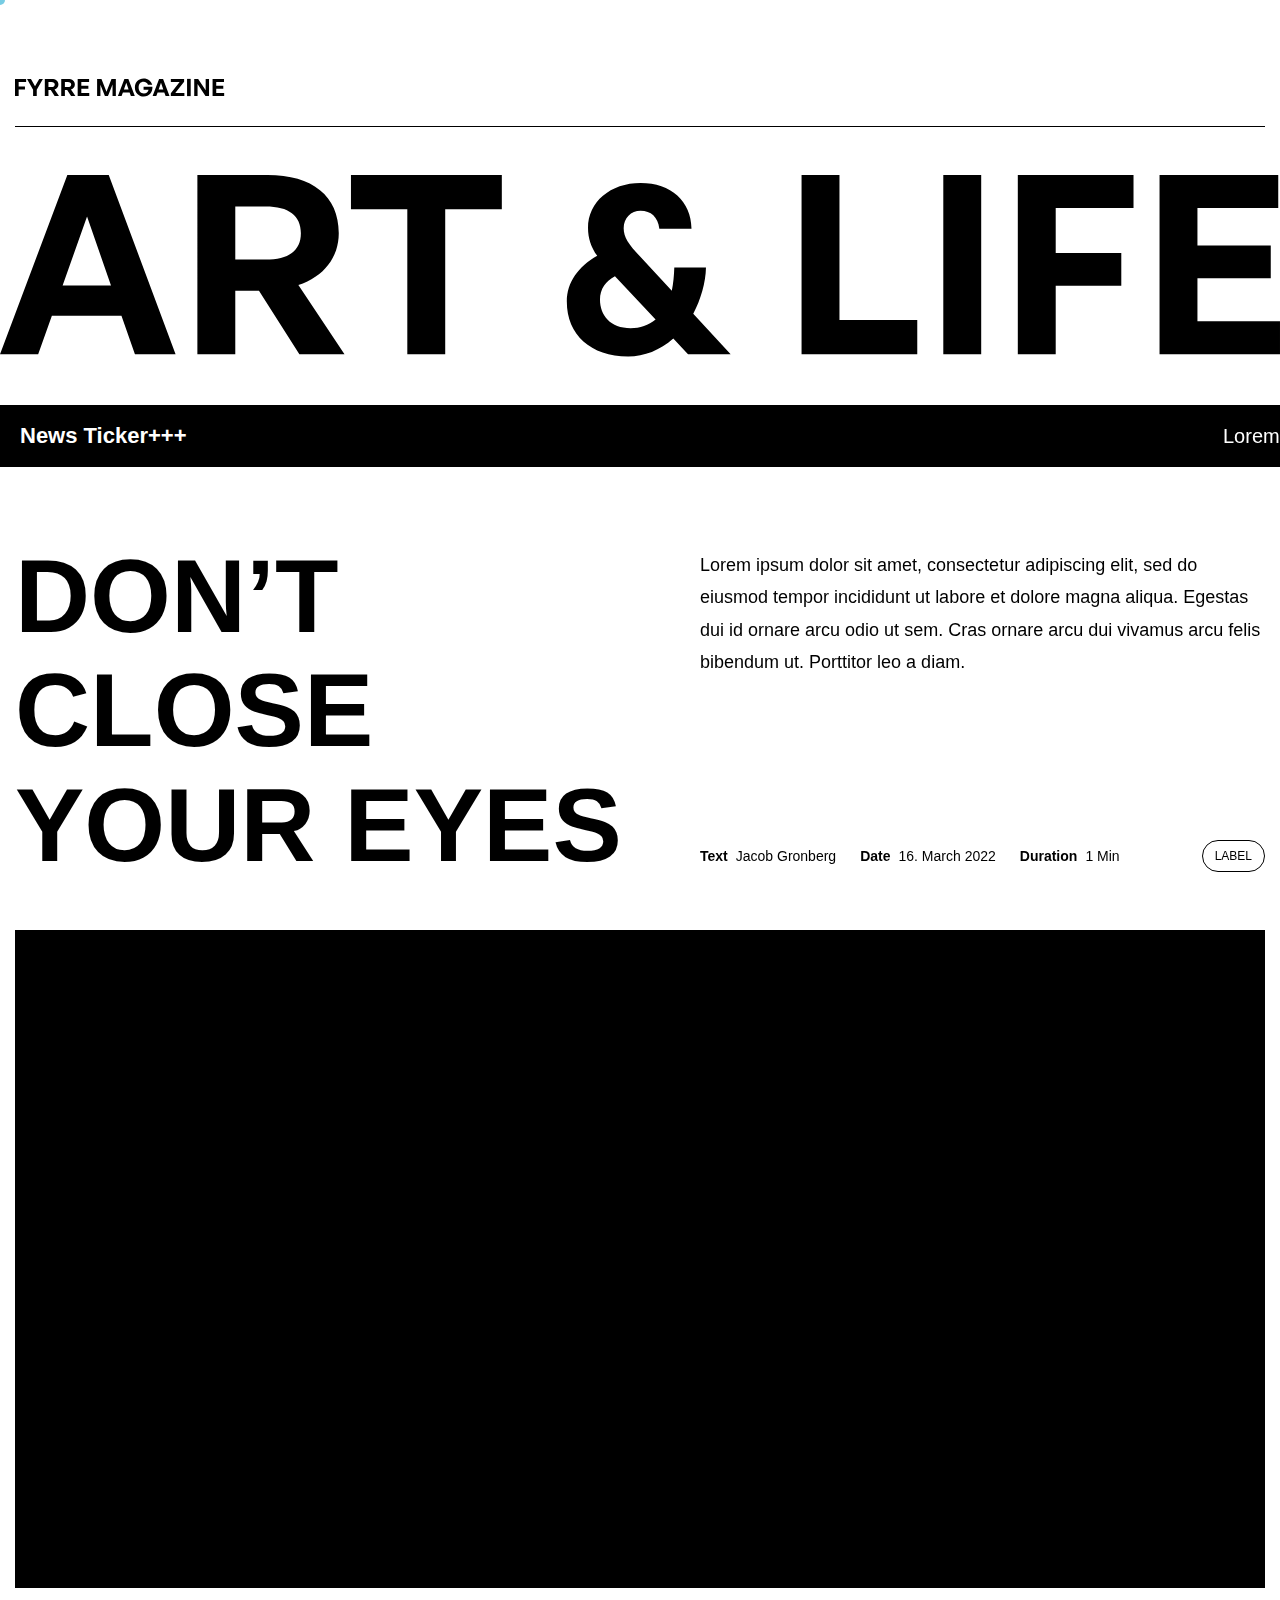
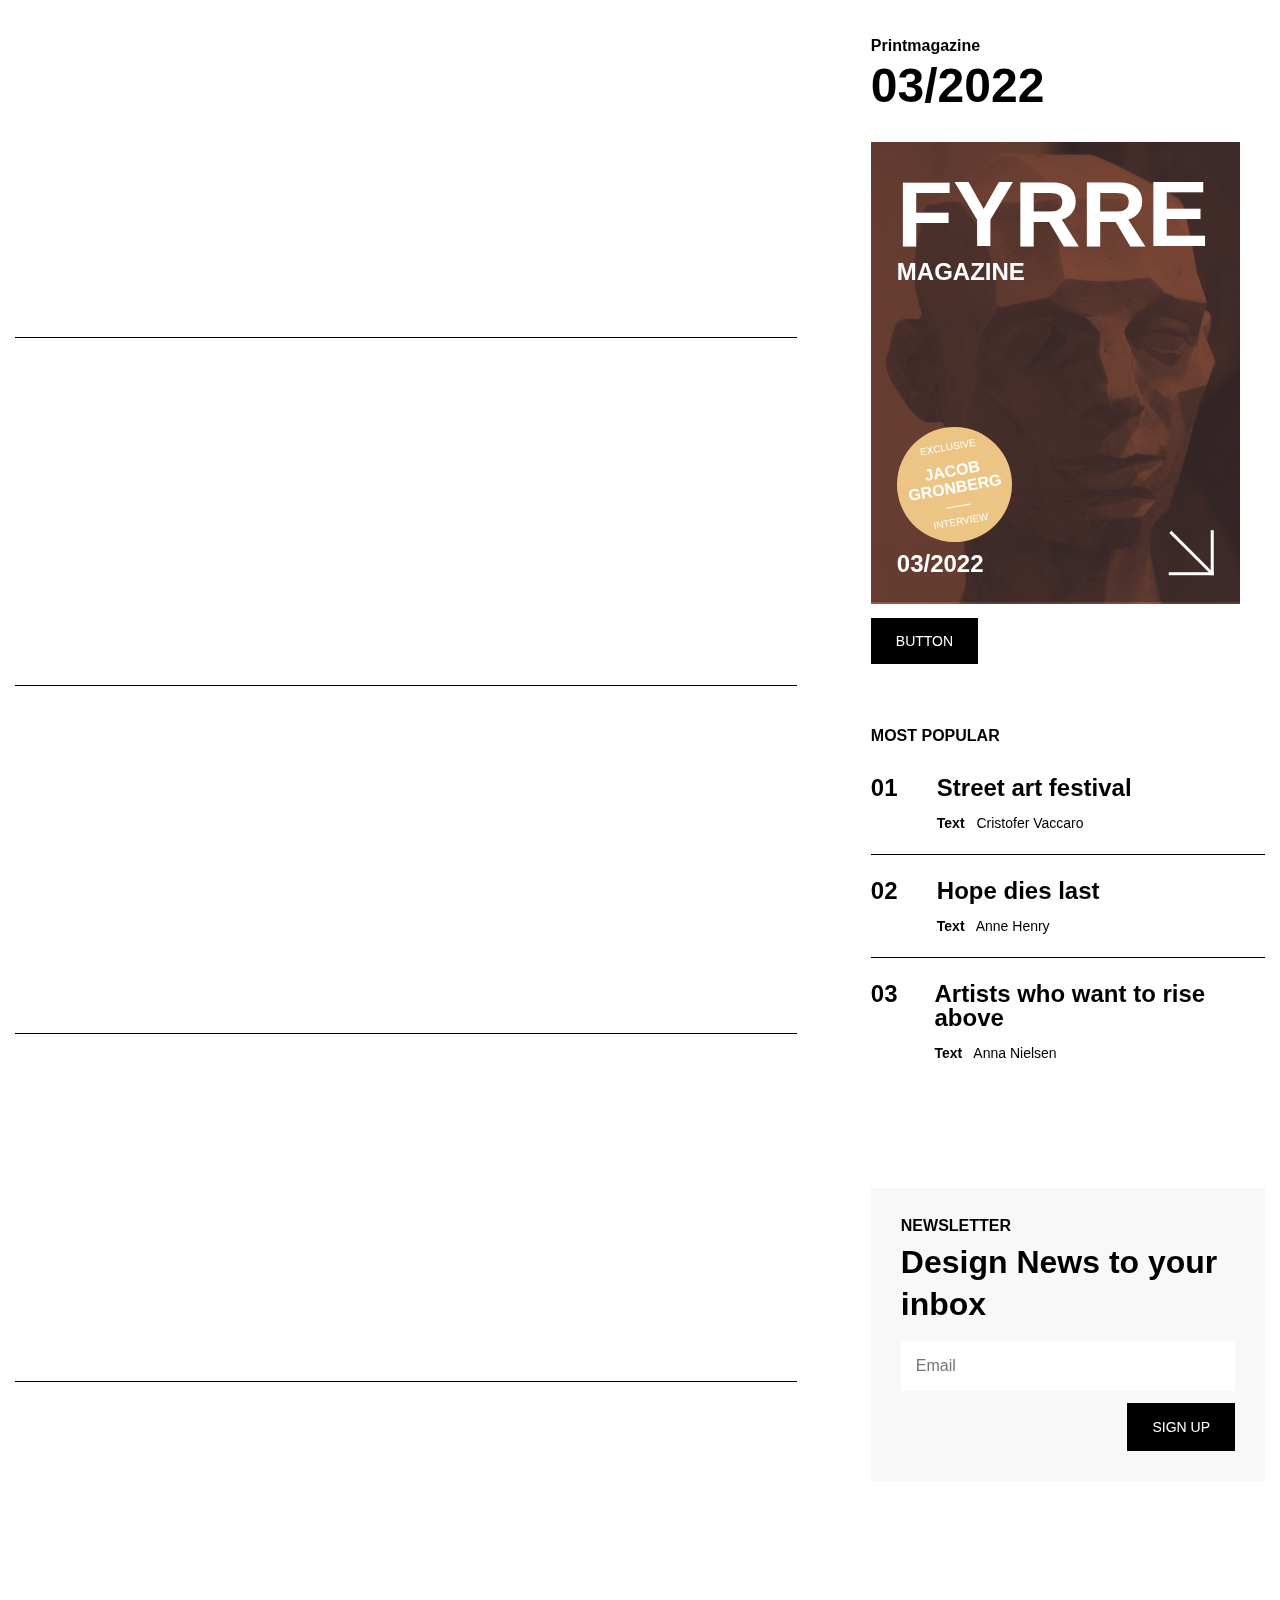
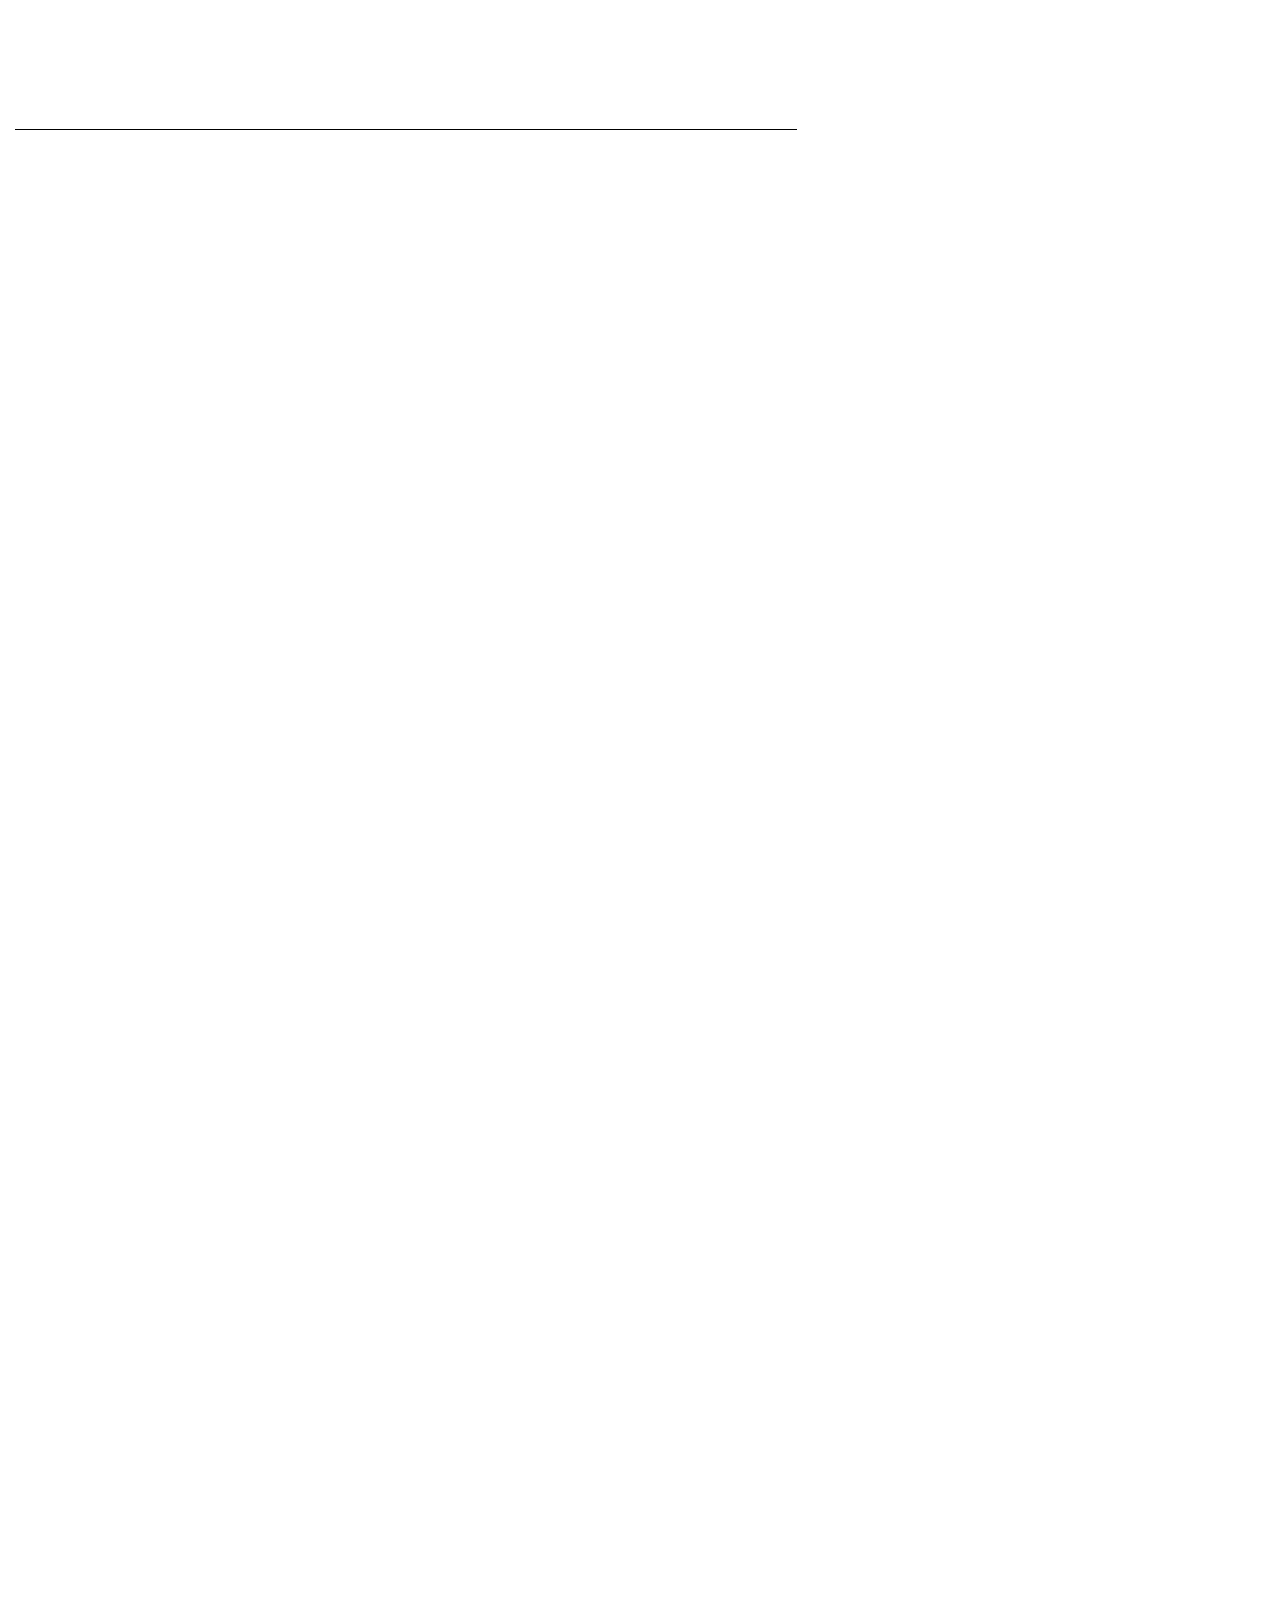
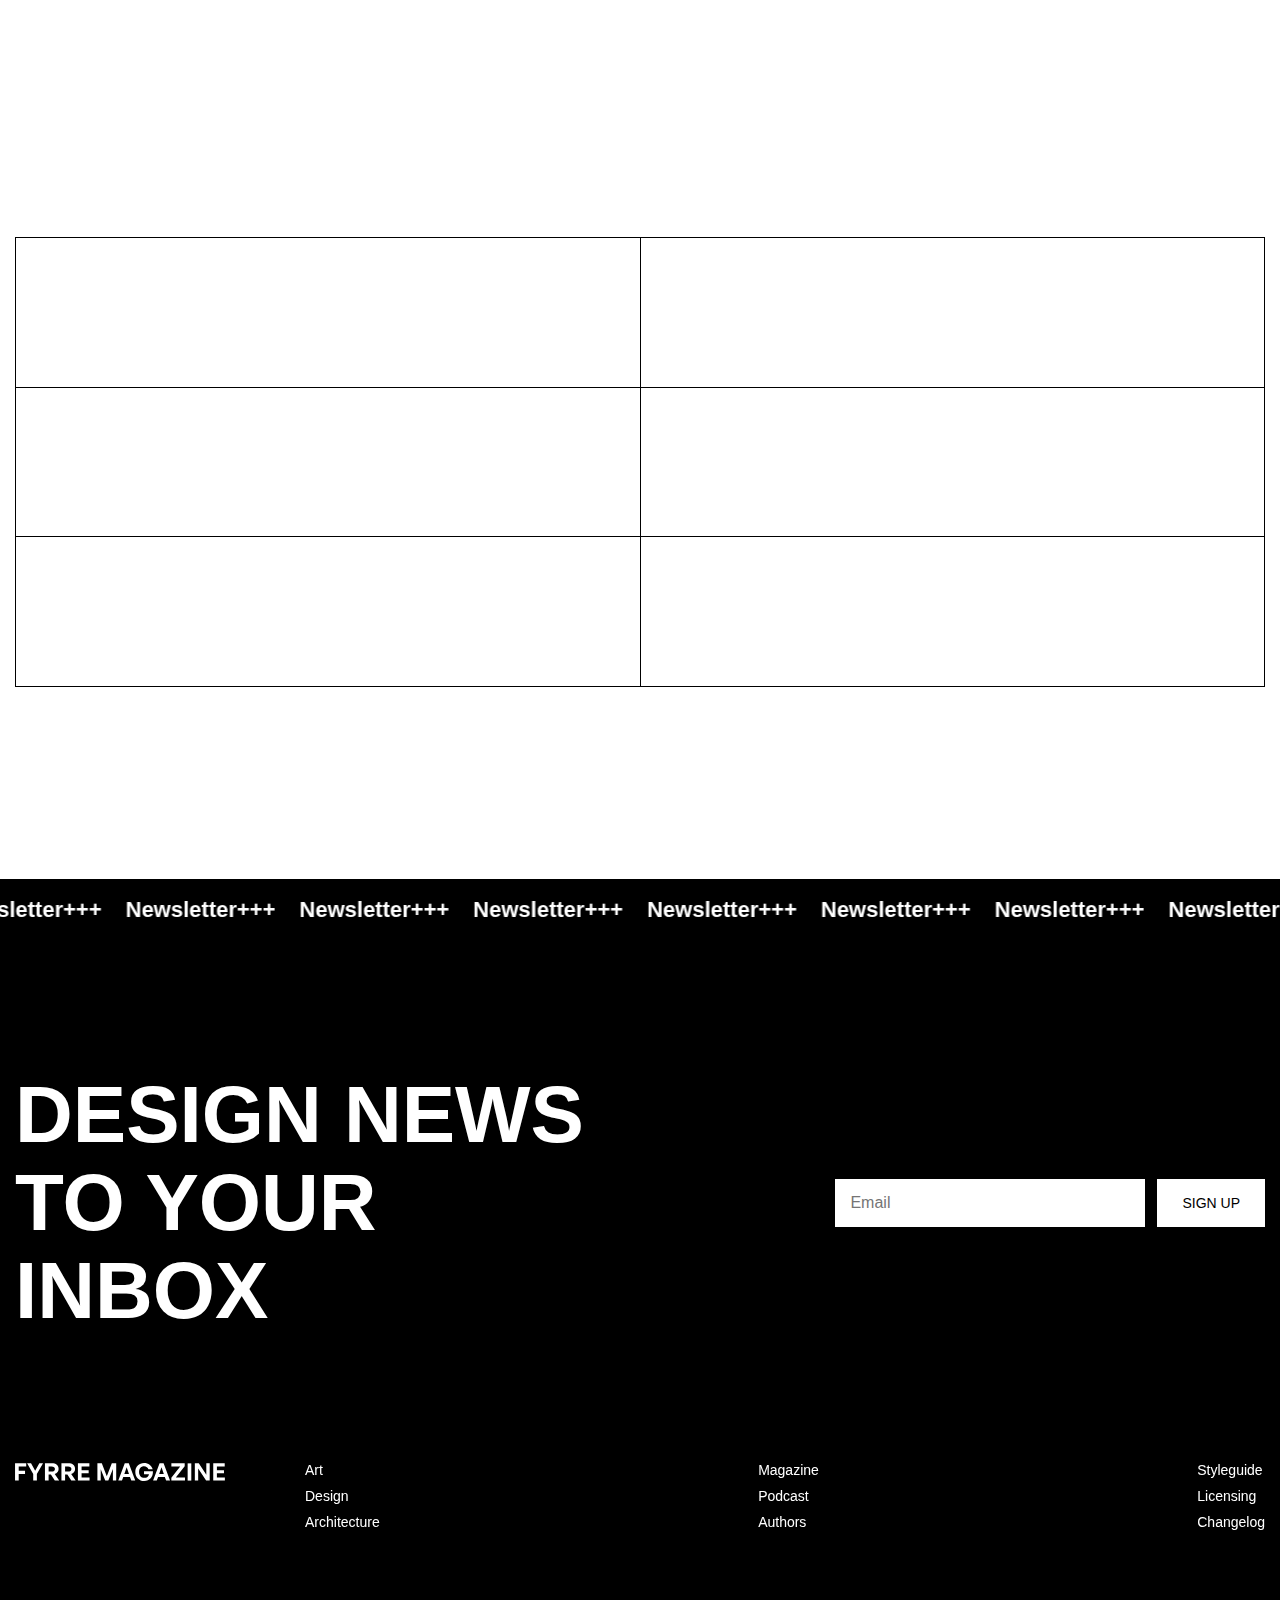
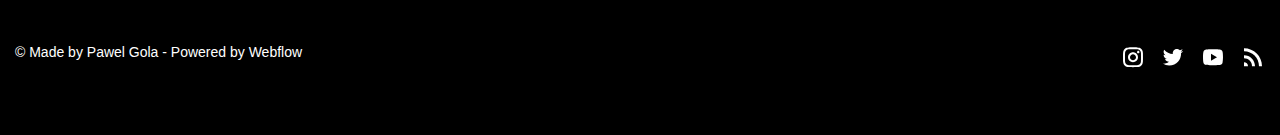
<file: index.html>
<!DOCTYPE html>
<html lang="en">
<head>
    <meta charset="UTF-8">
    <meta http-equiv="X-UA-Compatible" content="IE=edge">
    <meta name="viewport" content="width=device-width, initial-scale=1.0">
    <title>Home</title>
    <link href="https://api.fontshare.com/v2/css?f[]=general-sans@500,600,400&display=swap" rel="stylesheet">
    <link rel="stylesheet" href="./css/aos.css">
    <link rel="stylesheet" href="./css/style.css">
</head>
<body>
    <div class="wrapper">
        <div class="cursor"></div>

        <header class="header">
            <div class="header__container">
                <div class="header__logo">
                    <a href="./pages/magazine.html" class="header__link">
                        <img src="./img/logo.svg" alt="logo" class="header__logo-img">
                    </a>
                </div>
            </div>
        </header>
        <main class="main">
            <section class="main__title">
                <div class="title__container">
                    <div class="title__row1">
                        <img data-aos="fade-zoom-in" data-aos-easing="ease" data-aos-duration="2000" src="./img/main__title/Art & Life.svg" alt="Art & Life" class="title__title">
                    </div>
                    <div class="title__row2">
                        <div class="title__line">
                            <div class="title__line-title">News Ticker+++</div>
                            <marquee behavior="scroll" direction="left" class="title__line-line">
                                <div class="title__line-wrapper">
                                    <p class="title_line-el">
                                        Lorem ipsum dolor sit amet, consectetur adipiscing elit +++
                                    </p>
                                    <p class="title_line-el">
                                        Lorem ipsum dolor sit amet, consectetur adipiscing elit +++
                                    </p>
                                    <p class="title_line-el">
                                        Lorem ipsum dolor sit amet, consectetur adipiscing elit +++
                                    </p>
                                    <p class="title_line-el">
                                        Lorem ipsum dolor sit amet, consectetur adipiscing elit +++
                                    </p>
                                    <p class="title_line-el">
                                        Lorem ipsum dolor sit amet, consectetur adipiscing elit +++
                                    </p>
                                    <p class="title_line-el">
                                        Lorem ipsum dolor sit amet, consectetur adipiscing elit +++
                                    </p>
                                    <p class="title_line-el">
                                        Lorem ipsum dolor sit amet, consectetur adipiscing elit +++
                                    </p>
                                    <p class="title_line-el">
                                        Lorem ipsum dolor sit amet, consectetur adipiscing elit +++
                                    </p>
                                    <p class="title_line-el">
                                        Lorem ipsum dolor sit amet, consectetur adipiscing elit +++
                                    </p>
                                    <p class="title_line-el">
                                        Lorem ipsum dolor sit amet, consectetur adipiscing elit +++
                                    </p>
                                    <p class="title_line-el">
                                        Lorem ipsum dolor sit amet, consectetur adipiscing elit +++
                                    </p>
                                    <p class="title_line-el">
                                        Lorem ipsum dolor sit amet, consectetur adipiscing elit +++
                                    </p>
                                    <p class="title_line-el">
                                        Lorem ipsum dolor sit amet, consectetur adipiscing elit +++
                                    </p>
                                    <p class="title_line-el">
                                        Lorem ipsum dolor sit amet, consectetur adipiscing elit +++
                                    </p>
                                    <p class="title_line-el">
                                        Lorem ipsum dolor sit amet, consectetur adipiscing elit +++
                                    </p>
                                    <p class="title_line-el">
                                        Lorem ipsum dolor sit amet, consectetur adipiscing elit +++
                                    </p>
                                    <p class="title_line-el">
                                        Lorem ipsum dolor sit amet, consectetur adipiscing elit +++
                                    </p>
                                    <p class="title_line-el">
                                        Lorem ipsum dolor sit amet, consectetur adipiscing elit +++
                                    </p>
                                    <p class="title_line-el">
                                        Lorem ipsum dolor sit amet, consectetur adipiscing elit +++
                                    </p>
                                    <p class="title_line-el">
                                        Lorem ipsum dolor sit amet, consectetur adipiscing elit +++
                                    </p>
                                    <p class="title_line-el">
                                        Lorem ipsum dolor sit amet, consectetur adipiscing elit +++
                                    </p>
                                </div>
                            </marquee>
                        </div>
                    </div>
                </div>
            </section>
            <section class="main__eyes">
                <div class="eyes__container">
                    <div class="eyes__article">
                        <div class="eyes__title-box">
                            <h1 data-aos="fade-up" data-aos-duration="1000" data-aos-delay="400" class="eyes__title title">Don’t close your eyes</h1>
                        </div>
                        <div data-aos="fade-left" data-aos-delay="700" data-aos-duration="500" class="eyes__offer">
                            <p class="eyes__paragraph paragraph">
                                Lorem ipsum dolor sit amet, consectetur adipiscing elit, sed do eiusmod tempor incididunt ut labore et dolore magna aliqua. Egestas dui id ornare arcu odio ut sem. Cras ornare arcu dui vivamus arcu felis bibendum ut. Porttitor leo a diam.
                            </p>
                            <div class="eyes__status status">
                                <div class="status__info">
                                    <div class="status__info-el autor">
                                        <div class="status__info-title">Text</div>
                                        <div class="status__info-info">Jacob Gronberg</div>
                                    </div>
                                    <div class="status__info-el date">
                                        <div class="status__info-title">Date</div>
                                        <div class="status__info-info">16. March 2022</div>
                                    </div>
                                    <div class="status__info-el duration">
                                        <div class="status__info-title">Duration</div>
                                        <div class="status__info-info">1 Min</div>
                                    </div>
                                </div>
                                <div class="eyes__label label">Label</div>
                            </div>
                        </div>
                    </div>
                </div>
                <div data-action="mouseover" data-aos="preview-animation" data-aos-duration="1000" data-aos-offset="40" class="eyes__container">
                    <img src="./img/main__eyes/image.jpg" alt="eyes" class="eyes__img">
                </div>
            </section>
            <section class="main__articles">
                <div class="articles__container">
                    <div class="articles__articles">
                        <div class="articles__box">
                            <div data-aos="offer-animation" data-aos-offset="20" class="articles__article" >
                                <a data-aos="image-animation" data-aos-duration="3000" data-aos-offset="20" href="./pages/hopeDiesLast.html" class="click-active articles__img-link click-active">
                                    <img src="./img/main__articles/image1.jpg" alt="Hope dies last" class="articles__img">
                                </a>
                                <div class="articles__offer">
                                    <a href="./pages/hopeDiesLast.html" class="click-active articles__title">Hope dies last</a>
                                    <p class="articles__paragraph paragraph">
                                        Lorem ipsum dolor sit amet, consectetur adipiscing elit, sed do eiusmod tempor incididunt ut labore et dolore magna aliqua. Egestas dui id ornare arcu odio ut sem. Cras ornare arcu dui vivamus arcu felis bibendum ut. Porttitor leo a diam.
                                    </p>
                                    <div class="articles__status status">
                                        <div class="status__info">
                                            <div class="status__info-el autor">
                                                <div class="status__info-title">Text</div>
                                                <div class="status__info-info">Jacob Gronberg</div>
                                            </div>
                                            <div class="status__info-el date">
                                                <div class="status__info-title">Date</div>
                                                <div class="status__info-info">16. March 2022</div>
                                            </div>
                                            <div class="status__info-el duration">
                                                <div class="status__info-title">Read</div>
                                                <div class="status__info-info">1 Min</div>
                                            </div>
                                        </div>
                                        <div class="eyes__label label">Art</div>
                                    </div>
                                </div>
                            </div>
                            <div data-aos="offer-animation" data-aos-offset="20" class="articles__article">
                                <a data-aos="image-animation" data-aos-duration="3000" data-aos-offset="20" href="./pages/hopeDiesLast.html" class="articles__img-link">
                                    <img src="./img/main__articles/image2.jpg" alt="The best art museums" class="articles__img">
                                </a>
                                <div class="articles__offer">
                                    <a href="./pages/hopeDiesLast.html" class="articles__title">The best art museums</a>
                                    <p class="articles__paragraph paragraph">
                                        Lorem ipsum dolor sit amet, consectetur adipiscing elit, sed do eiusmod tempor incididunt ut labore et dolore magna aliqua. Egestas dui id ornare arcu odio ut sem. Cras ornare arcu dui vivamus arcu felis bibendum ut. Porttitor leo a diam.
                                    </p>
                                    <div class="articles__status status">
                                        <div class="status__info">
                                            <div class="status__info-el autor">
                                                <div class="status__info-title">Text</div>
                                                <div class="status__info-info">Jacob Gronberg</div>
                                            </div>
                                            <div class="status__info-el date">
                                                <div class="status__info-title">Date</div>
                                                <div class="status__info-info">16. March 2022</div>
                                            </div>
                                            <div class="status__info-el duration">
                                                <div class="status__info-title">Read</div>
                                                <div class="status__info-info">1 Min</div>
                                            </div>
                                        </div>
                                        <div class="eyes__label label">Sculptures</div>
                                    </div>
                                </div>
                            </div>
                            <div data-aos="offer-animation" data-aos-offset="20" class="articles__article">
                                <a data-aos="image-animation" data-aos-duration="3000" data-aos-offset="20" href="./pages/hopeDiesLast.html" class="articles__img-link">
                                    <img src="./img/main__articles/image3.jpg" alt="The devil is the details" class="articles__img">
                                </a>
                                <div class="articles__offer">
                                    <a href="./pages/hopeDiesLast.html" class="articles__title">The devil is the details</a>
                                    <p class="articles__paragraph paragraph">
                                        Lorem ipsum dolor sit amet, consectetur adipiscing elit, sed do eiusmod tempor incididunt ut labore et dolore magna aliqua. Egestas dui id ornare arcu odio ut sem. Cras ornare arcu dui vivamus arcu felis bibendum ut. Porttitor leo a diam.
                                    </p>
                                    <div class="articles__status status">
                                        <div class="status__info">
                                            <div class="status__info-el autor">
                                                <div class="status__info-title">Text</div>
                                                <div class="status__info-info">Jacob Gronberg</div>
                                            </div>
                                            <div class="status__info-el date">
                                                <div class="status__info-title">Date</div>
                                                <div class="status__info-info">16. March 2022</div>
                                            </div>
                                            <div class="status__info-el duration">
                                                <div class="status__info-title">Read</div>
                                                <div class="status__info-info">1 Min</div>
                                            </div>
                                        </div>
                                        <div class="eyes__label label">Art</div>
                                    </div>
                                </div>
                            </div>
                            <div data-aos="offer-animation" data-aos-offset="20" class="articles__article">
                                <a data-aos="image-animation" data-aos-duration="3000" data-aos-offset="20" href="./pages/hopeDiesLast.html" class="articles__img-link">
                                    <img src="./img/main__articles/image4.jpg" alt="An inde­struc­tible hope" class="articles__img">
                                </a>
                                <div class="articles__offer">
                                    <a href="./pages/hopeDiesLast.html" class="articles__title">An inde­struc­tible hope</a>
                                    <p class="articles__paragraph paragraph">
                                        Lorem ipsum dolor sit amet, consectetur adipiscing elit, sed do eiusmod tempor incididunt ut labore et dolore magna aliqua. Egestas dui id ornare arcu odio ut sem. Cras ornare arcu dui vivamus arcu felis bibendum ut. Porttitor leo a diam.
                                    </p>
                                    <div class="articles__status status">
                                        <div class="status__info">
                                            <div class="status__info-el autor">
                                                <div class="status__info-title">Text</div>
                                                <div class="status__info-info">Jacob Gronberg</div>
                                            </div>
                                            <div class="status__info-el date">
                                                <div class="status__info-title">Date</div>
                                                <div class="status__info-info">16. March 2022</div>
                                            </div>
                                            <div class="status__info-el duration">
                                                <div class="status__info-title">Read</div>
                                                <div class="status__info-info">1 Min</div>
                                            </div>
                                        </div>
                                        <div class="eyes__label label">Art</div>
                                    </div>
                                </div>
                            </div>
                            <div data-aos="offer-animation" data-aos-offset="20" class="articles__article">
                                <a data-aos="image-animation" data-aos-duration="3000" data-aos-offset="20" href="./pages/hopeDiesLast.html" class="articles__img-link">
                                    <img src="./img/main__articles/image5.jpg" alt="Street art festival" class="articles__img">
                                </a>
                                <div class="articles__offer">
                                    <a href="./pages/hopeDiesLast.html" class="articles__title">Street art festival</a>
                                    <p class="articles__paragraph paragraph">
                                        Lorem ipsum dolor sit amet, consectetur adipiscing elit, sed do eiusmod tempor incididunt ut labore et dolore magna aliqua. Egestas dui id ornare arcu odio ut sem. Cras ornare arcu dui vivamus arcu felis bibendum ut. Porttitor leo a diam.
                                    </p>
                                    <div class="articles__status status">
                                        <div class="status__info">
                                            <div class="status__info-el autor">
                                                <div class="status__info-title">Text</div>
                                                <div class="status__info-info">Jacob Gronberg</div>
                                            </div>
                                            <div class="status__info-el date">
                                                <div class="status__info-title">Date</div>
                                                <div class="status__info-info">16. March 2022</div>
                                            </div>
                                            <div class="status__info-el duration">
                                                <div class="status__info-title">Read</div>
                                                <div class="status__info-info">1 Min</div>
                                            </div>
                                        </div>
                                        <div class="eyes__label label">Street Art</div>
                                    </div>
                                </div>
                            </div>
                            <div data-aos="offer-animation" data-aos-offset="20" class="articles__article">
                                <a data-aos="image-animation" data-aos-duration="3000" data-aos-offset="20" href="./pages/hopeDiesLast.html" class="articles__img-link">
                                    <img src="./img/main__articles/image6.jpg" alt="Through the eyes of street artists" class="articles__img">
                                </a>
                                <div class="articles__offer">
                                    <a href="./pages/hopeDiesLast.html" class="articles__title">Through the eyes of street artists</a>
                                    <p class="articles__paragraph paragraph">
                                        Lorem ipsum dolor sit amet, consectetur adipiscing elit, sed do eiusmod tempor incididunt ut labore et dolore magna aliqua. Egestas dui id ornare arcu odio ut sem. Cras ornare arcu dui vivamus arcu felis bibendum ut. Porttitor leo a diam.
                                    </p>
                                    <div class="articles__status status">
                                        <div class="status__info">
                                            <div class="status__info-el autor">
                                                <div class="status__info-title">Text</div>
                                                <div class="status__info-info">Jacob Gronberg</div>
                                            </div>
                                            <div class="status__info-el date">
                                                <div class="status__info-title">Date</div>
                                                <div class="status__info-info">16. March 2022</div>
                                            </div>
                                            <div class="status__info-el duration">
                                                <div class="status__info-title">Read</div>
                                                <div class="status__info-info">1 Min</div>
                                            </div>
                                        </div>
                                        <div class="eyes__label label">Street Art</div>
                                    </div>
                                </div>
                            </div>
                        </div>
                        <div data-aos="fade-left" data-aos-delay="300" data-aos-duration="700" class="articles__more">
                            <a href="./pages/magazine.html" class="articles__more-button more-button">All Articles</a>
                        </div>
                    </div>
                    <aside class="articles__aside-wrapper">
                        <div class="aside__box">
                            <div class="articles__aside aside">
                                <div class="aside__print">
                                    <p class="aside__print-head">Printmagazine</p>
                                    <p class="aside__print-bottom">03/2022</p>
                                </div>
                                <div class="aside__poster poster">
                                    <a href="#" class="poster__box poster__box-pre">
                                        <img src="./img/aside/poster-bg.png" alt="Fyrre" class="poster__img">
                                        <div class="poster__frame">
                                            <div class="poster__head">
                                                <h2 class="aside__poster-title poster__title">Fyrre</h2>
                                                <p class="poster__subtitle">Magazine</p>
                                            </div>
                                            <div class="poster__bottom">
                                                <div class="poster__action">
                                                    <div class="poster__sticker sticker">
                                                        <div class="sticker__status">Exclusive</div>
                                                        <p class="sticker__autor">Jacob Gronberg</p>
                                                        <div class="sticker__decor"></div>
                                                        <div class="sticker__bottom">Interview</div>
                                                    </div>
                                                    <p class="poster__date">03/2022</p>
                                                </div>
                                                <img src="./img/icons/arrow-down.svg" class="poster__arrow"></img>
                                            </div>
                                        </div>
                                    </a>
                                    <a href="#" class="aside__button button">Button</a>
                                </div>
                                <div class="aside__popular popular">
                                    <h4 class="popular__title">Most Popular</h4>
                                    <ul class="popular__list">
                                        <li>
                                            <div class="popular__link">
                                                <div class="popular__num">01</div>
                                                <div class="popular__info">
                                                    <a href="#" class="popular__name">Street art festival</a>
                                                    <div class="popular__autor">
                                                        <span class="popular__autor-txt">Text</span>
                                                        <span>Cristofer Vaccaro</span>
                                                    </div>
                                                </div>
                                            </div>
                                        </li>
                                        <li>
                                            <div class="popular__link">
                                                <div class="popular__num">02</div>
                                                <div class="popular__info">
                                                    <a href="#" class="popular__name">Hope dies last</a>
                                                    <div class="popular__autor">
                                                        <span class="popular__autor-txt">Text</span>
                                                        <span>Anne Henry</span>
                                                    </div>
                                                </div>
                                            </div>
                                        </li>
                                        <li>
                                            <div class="popular__link">
                                                <div class="popular__num">03</div>
                                                <div class="popular__info">
                                                    <a href="#" class="popular__name">Artists who want to rise above</a>
                                                    <div class="popular__autor">
                                                        <span class="popular__autor-txt">Text</span>
                                                        <span>Anna Nielsen</span>
                                                    </div>
                                                </div>
                                            </div>
                                        </li>
                                    </ul>
                                </div>
                                <div class="aside__email email">
                                    <div class="email__head">
                                        <div class="email__subtitle">NewsLetter</div>
                                        <h4 class="email__title">Design News to your inbox</h4>
                                    </div>
                                    <div class="email__form">
                                        <input type="text" class="email__input" placeholder="Email">
                                        <button class="email__button button">Sign Up</button>
                                    </div>
                                </div>
                            </div>
                            <div class="aside-button"><div></div></div>
                        </div>
                    </aside>
                </div>
            </section>
            <section class="main__podcast">
                <div class="podcast__container">
                    <div class="podcast__head">
                        <h2 data-aos="fade-up" data-aos-duration="1000" class="podcast__title title">Podcast</h2>
                        <a data-aos="fade-left" data-aos-delay="300" data-aos-duration="700" href="./pages/podcast.html" class="podcast__more-button more-button">All Episodes</a>
                    </div>
                    <div class="podcast__body">
                        <ul class="podcast__posters">
                            <li data-aos="poster-animation" data-aos-offset="20" class="podcast__poster-item poster-head">
                                <div class="podcast__poster poster">
                                    <a href="./pages/saveTheWorld.html" class="poster__box">
                                        <img src="./img/podcast/image1.png" alt="Fyrre" class="poster__img podcast__poster-img">
                                        <div class="poster__frame">
                                            <div class="poster__head">
                                                <h2 class="poster__title">Fyrre</h2>
                                                <p class="poster__subtitle">Podcast</p>
                                            </div>
                                            <div class="poster__bottom">
                                                <div class="poster__action">
                                                    <p class="poster__date">EP 05</p>
                                                </div>
                                                <img src="./img/icons/arrow-down.svg" class="poster__arrow"></img>
                                            </div>
                                        </div>
                                    </a>
                                </div>

                                <div class="poster__article">
                                    <a href="./pages/saveTheWorld.html" class="poster__headline">Behind the scenes of the street art culture</a>
                                    <div class="poster__data">
                                        <div class="poster__date-item">
                                            <span class="poster__name-date">Date</span>
                                            <span>16.06.2022</span>
                                        </div>
                                        <div class="poster__duration-item">
                                            <span class="poster__name-date">Duration</span>
                                            <span>1h 20 Min</span>
                                        </div>
                                    </div>
                                </div>
                            </li>
                            <li data-aos="poster-animation" data-aos-offset="20" class="podcast__poster-item poster-head">
                                <div class="podcast__poster poster">
                                    <a href="./pages/saveTheWorld.html" class="poster__box podcast__poster-box">
                                        <img src="./img/podcast/image2.png" alt="Fyrre" class="poster__img podcast__poster-img">
                                        <div class="poster__frame">
                                            <div class="poster__head">
                                                <h2 class="poster__title">Fyrre</h2>
                                                <p class="poster__subtitle">Podcast</p>
                                            </div>
                                            <div class="poster__bottom">
                                                <div class="poster__action">
                                                    <p class="poster__date">EP 04</p>
                                                </div>
                                                <img src="./img/icons/arrow-down.svg" class="poster__arrow"></img>
                                            </div>
                                        </div>
                                    </a>
                                </div>

                                <div class="poster__article">
                                    <a href="./pages/saveTheWorld.html" class="poster__headline">The hidden messages of Jack Nielson</a>
                                    <div class="poster__data">
                                        <div class="poster__date-item">
                                            <span class="poster__name-date">Date</span>
                                            <span>16.06.2022</span>
                                        </div>
                                        <div class="poster__duration-item">
                                            <span class="poster__name-date">Duration</span>
                                            <span>60 Min</span>
                                        </div>
                                    </div>
                                </div>
                            </li>
                            <li data-aos="poster-animation" data-aos-offset="20" class="podcast__poster-item poster-head">
                                <div class="podcast__poster poster">
                                    <a href="./pages/saveTheWorld.html" class="poster__box">
                                        <img src="./img/podcast/image3.png" alt="Fyrre" class="poster__img podcast__poster-img">
                                        <div class="poster__frame">
                                            <div class="poster__head">
                                                <h2 class="poster__title">Fyrre</h2>
                                                <p class="poster__subtitle">Podcast</p>
                                            </div>
                                            <div class="poster__bottom">
                                                <div class="poster__action">
                                                    <p class="poster__date">EP 03</p>
                                                </div>
                                                <img src="./img/icons/arrow-down.svg" class="poster__arrow"></img>
                                            </div>
                                        </div>
                                    </a>
                                </div>

                                <div class="poster__article">
                                    <a href="./pages/saveTheWorld.html" class="poster__headline">Behind the scenes of the street art culture</a>
                                    <div class="poster__data">
                                        <div class="poster__date-item">
                                            <span class="poster__name-date">Date</span>
                                            <span>16.06.2022</span>
                                        </div>
                                        <div class="poster__duration-item">
                                            <span class="poster__name-date">Duration</span>
                                            <span>45 Min</span>
                                        </div>
                                    </div>
                                </div>
                            </li>
                        </ul>
                    </div>
                </div>
            </section>
            <section class="main__authors">
                <div class="authors__container">
                    <div class="authors__head">
                        <h2 data-aos="fade-up" data-aos-duration="1000" class="authors__title title">Authors</h2>
                        <a data-aos="fade-left" data-aos-delay="300" data-aos-duration="700" href="./pages/authors.html" class="authors__more-button more-button">All Authors</a>
                    </div>
                    <div class="authors__body">
                        <div class="authors__row authors__row_head-page">
                            <div class="authors__author author">
                                <a data-aos="fade-zoom-in" data-aos-offset="2" data-aos-duration="1100" href="./pages/LouiseJensen.html" class="author__img-link">
                                    <img src="./img/main__authors/user1.png" alt="user" class="author__avatar">
                                </a>
                                <div data-aos="fade-left" data-aos-offset="2" data-aos-duration="700" class="author__info">
                                    <a href="./pages/LouiseJensen.html" class="author__name">Jakob Grønberg</a>
                                    <div class="author__more">
                                        <div class="author__job">
                                            <span class="job">Job</span>
                                            <span>Artist</span>
                                        </div>
                                        <div class="author__city">
                                            <span class="city">City</span>
                                            <span>Berlin</span>
                                        </div>
                                    </div>
                                </div>
                            </div>
                            <div class="authors__author author">
                                <a data-aos="fade-zoom-in" data-aos-offset="20" data-aos-duration="1100" href="./pages/LouiseJensen.html" class="author__img-link">
                                    <img src="./img/main__authors/user4.png" alt="user" class="author__avatar">
                                </a>
                                <div data-aos="fade-left" data-aos-offset="2" data-aos-duration="700" class="author__info">
                                    <a href="./pages/LouiseJensen.html" class="author__name">Louise Jensen</a>
                                    <div class="author__more">
                                        <div class="author__job">
                                            <span class="job">Job</span>
                                            <span>Artist</span>
                                        </div>
                                        <div class="author__city">
                                            <span class="city">City</span>
                                            <span>Stockholm</span>
                                        </div>
                                    </div>
                                </div>
                            </div>
                        </div>
                        <div class="authors__row authors__row_head-page">
                            <div class="authors__author author">
                                <a data-aos="fade-zoom-in" data-aos-offset="20" data-aos-duration="1100" href="./pages/LouiseJensen.html" class="author__img-link">
                                    <img src="./img/main__authors/user2.png" alt="user" class="author__avatar">
                                </a>
                                <div data-aos="fade-left" data-aos-offset="2" data-aos-duration="700" class="author__info">
                                    <a href="./pages/LouiseJensen.html" class="author__name">Anne Henry</a>
                                    <div class="author__more">
                                        <div class="author__job">
                                            <span class="job">Job</span>
                                            <span>Photograph</span>
                                        </div>
                                        <div class="author__city">
                                            <span class="city">City</span>
                                            <span>New York</span>
                                        </div>
                                    </div>
                                </div>
                            </div>
                            <div class="authors__author author">
                                <a data-aos="fade-zoom-in" data-aos-offset="20" data-aos-duration="1100" href="./pages/LouiseJensen.html" class="author__img-link">
                                    <img src="./img/main__authors/user5.png" alt="user" class="author__avatar">
                                </a>
                                <div data-aos="fade-left" data-aos-offset="2" data-aos-duration="700" class="author__info">
                                    <a href="./pages/LouiseJensen.html" class="author__name">Anna Nielsen</a>
                                    <div class="author__more">
                                        <div class="author__job">
                                            <span class="job">Job</span>
                                            <span>Columnists</span>
                                        </div>
                                        <div class="author__city">
                                            <span class="city">City</span>
                                            <span>Copenhagen</span>
                                        </div>
                                    </div>
                                </div>
                            </div>
                        </div>
                        <div class="authors__row authors__row_head-page">
                            <div class="authors__author author">
                                <a data-aos="fade-zoom-in" data-aos-offset="20" data-aos-duration="1100" href="./pages/LouiseJensen.html" class="author__img-link">
                                    <img src="./img/main__authors/user3.png" alt="user" class="author__avatar">
                                </a>
                                <div data-aos="fade-left" data-aos-offset="2" data-aos-duration="700" class="author__info">
                                    <a href="./pages/LouiseJensen.html" class="author__name">Jane Cooper</a>
                                    <div class="author__more">
                                        <div class="author__job">
                                            <span class="job">Job</span>
                                            <span>Artist</span>
                                        </div>
                                        <div class="author__city">
                                            <span class="city">City</span>
                                            <span>Berlin</span>
                                        </div>
                                    </div>
                                </div>
                            </div>
                            <div class="authors__author author">
                                <a data-aos="fade-zoom-in" data-aos-offset="20" data-aos-duration="1100" href="./pages/LouiseJensen.html" class="author__img-link">
                                    <img src="./img/main__authors/user6.png" alt="user" class="author__avatar">
                                </a>
                                <div data-aos="fade-left" data-aos-offset="2" data-aos-duration="700" class="author__info">
                                    <a href="./pages/LouiseJensen.html" class="author__name">Cristofer Vaccaro</a>
                                    <div class="author__more">
                                        <div class="author__job">
                                            <span class="job">Job</span>
                                            <span>Artist</span>
                                        </div>
                                        <div class="author__city">
                                            <span class="city">City</span>
                                            <span>Lisbon</span>
                                        </div>
                                    </div>
                                </div>
                            </div>
                        </div>
                    </div>
                </div>
            </section>
        </main>
        <footer class="footer">
            <marquee behavior="alternate" direction="left" class="footer__ride-line">
                <div class="ride-line__box">
                    <p>Newsletter+++</p>
                    <p>Newsletter+++</p>
                    <p>Newsletter+++</p>
                    <p>Newsletter+++</p>
                    <p>Newsletter+++</p>
                    <p>Newsletter+++</p>
                    <p>Newsletter+++</p>
                    <p>Newsletter+++</p>
                    <p>Newsletter+++</p>
                    <p>Newsletter+++</p>
                    <p>Newsletter+++</p>
                    <p>Newsletter+++</p>
                    <p>Newsletter+++</p>
                    <p>Newsletter+++</p>
                    <p>Newsletter+++</p>
                    <p>Newsletter+++</p>
                    <p>Newsletter+++</p>
                    <p>Newsletter+++</p>
                    <p>Newsletter+++</p>
                    <p>Newsletter+++</p>
                    <p>Newsletter+++</p>
                    <p>Newsletter+++</p>
                    <p>Newsletter+++</p>
                    <p>Newsletter+++</p>
                    <p>Newsletter+++</p>
                    <p>Newsletter+++</p>
                    <p>Newsletter+++</p>
                    <p>Newsletter+++</p>
                    <p>Newsletter+++</p>
                    <p>Newsletter+++</p>
                    <p>Newsletter+++</p>
                    <p>Newsletter+++</p>
                    <p>Newsletter+++</p>
                    <p>Newsletter+++</p>
                    <p>Newsletter+++</p>
                    <p>Newsletter+++</p>
                    <p>Newsletter+++</p>
                    <p>Newsletter+++</p>
                    <p>Newsletter+++</p>
                    <p>Newsletter+++</p>
                    <p>Newsletter+++</p>
                    <p>Newsletter+++</p>
                    <p>Newsletter+++</p>
                    <p>Newsletter+++</p>
                    <p>Newsletter+++</p>
                    <p>Newsletter+++</p>
                    <p>Newsletter+++</p>
                    <p>Newsletter+++</p>
                    <p>Newsletter+++</p>
                    <p>Newsletter+++</p>
                    <p>Newsletter+++</p>
                    <p>Newsletter+++</p>
                    <p>Newsletter+++</p>
                    <p>Newsletter+++</p>
                    <p>Newsletter+++</p>
                    <p>Newsletter+++</p>
                    <p>Newsletter+++</p>
                    <p>Newsletter+++</p>
                    <p>Newsletter+++</p>
                    <p>Newsletter+++</p>
                    <p>Newsletter+++</p>
                    <p>Newsletter+++</p>
                    <p>Newsletter+++</p>
                    <p>Newsletter+++</p>
                    <p>Newsletter+++</p>
                    <p>Newsletter+++</p>
                    <p>Newsletter+++</p>
                    <p>Newsletter+++</p>
                    <p>Newsletter+++</p>
                    <p>Newsletter+++</p>
                    <p>Newsletter+++</p>
                    <p>Newsletter+++</p>
                    <p>Newsletter+++</p>
                    <p>Newsletter+++</p>
                    <p>Newsletter+++</p>
                    <p>Newsletter+++</p>
                    <p>Newsletter+++</p>
                    <p>Newsletter+++</p>
                    <p>Newsletter+++</p>
                    <p>Newsletter+++</p>
                    <p>Newsletter+++</p>
                    <p>Newsletter+++</p>
                    <p>Newsletter+++</p>
                    <p>Newsletter+++</p>
                    <p>Newsletter+++</p>
                    <p>Newsletter+++</p>
                    <p>Newsletter+++</p>
                    <p>Newsletter+++</p>
                    <p>Newsletter+++</p>
                    <p>Newsletter+++</p>
                    <p>Newsletter+++</p>
                    <p>Newsletter+++</p>
                    <p>Newsletter+++</p>
                    <p>Newsletter+++</p>
                    <p>Newsletter+++</p>
                    <p>Newsletter+++</p>
                    <p>Newsletter+++</p>
                    <p>Newsletter+++</p>
                    <p>Newsletter+++</p>
                    <p>Newsletter+++</p>
                    <p>Newsletter+++</p>
                    <p>Newsletter+++</p>
                    <p>Newsletter+++</p>
                    <p>Newsletter+++</p>
                    <p>Newsletter+++</p>
                    <p>Newsletter+++</p>
                    <p>Newsletter+++</p>
                    <p>Newsletter+++</p>
                    <p>Newsletter+++</p>
                    <p>Newsletter+++</p>
                    <p>Newsletter+++</p>
                    <p>Newsletter+++</p>
                    <p>Newsletter+++</p>
                    <p>Newsletter+++</p>
                    <p>Newsletter+++</p>
                    <p>Newsletter+++</p>
                    <p>Newsletter+++</p>
                    <p>Newsletter+++</p>
                    <p>Newsletter+++</p>
                    <p>Newsletter+++</p>
                    <p>Newsletter+++</p>
                    <p>Newsletter+++</p>
                    <p>Newsletter+++</p>
                    <p>Newsletter+++</p>
                    <p>Newsletter+++</p>
                    <p>Newsletter+++</p>
                    <p>Newsletter+++</p>
                    <p>Newsletter+++</p>
                    <p>Newsletter+++</p>
                    <p>Newsletter+++</p>
                    <p>Newsletter+++</p>
                    <p>Newsletter+++</p>
                    <p>Newsletter+++</p>
                    <p>Newsletter+++</p>
                    <p>Newsletter+++</p>
                    <p>Newsletter+++</p>
                    <p>Newsletter+++</p>
                    <p>Newsletter+++</p>
                    <p>Newsletter+++</p>
                    <p>Newsletter+++</p>
                    <p>Newsletter+++</p>
                    <p>Newsletter+++</p>
                    <p>Newsletter+++</p>
                    <p>Newsletter+++</p>
                    <p>Newsletter+++</p>
                    <p>Newsletter+++</p>
                    <p>Newsletter+++</p>
                    <p>Newsletter+++</p>
                    <p>Newsletter+++</p>
                    <p>Newsletter+++</p>
                    <p>Newsletter+++</p>
                    <p>Newsletter+++</p>
                    <p>Newsletter+++</p>
                    <p>Newsletter+++</p>
                    <p>Newsletter+++</p>
                    <p>Newsletter+++</p>
                    <p>Newsletter+++</p>
                    <p>Newsletter+++</p>
                    <p>Newsletter+++</p>
                    <p>Newsletter+++</p>
                    <p>Newsletter+++</p>
                    <p>Newsletter+++</p>
                    <p>Newsletter+++</p>
                    <p>Newsletter+++</p>
                    <p>Newsletter+++</p>
                    <p>Newsletter+++</p>
                    <p>Newsletter+++</p>
                    <p>Newsletter+++</p>
                    <p>Newsletter+++</p>
                    <p>Newsletter+++</p>
                    <p>Newsletter+++</p>
                    <p>Newsletter+++</p>
                    <p>Newsletter+++</p>
                    <p>Newsletter+++</p>
                    <p>Newsletter+++</p>
                    <p>Newsletter+++</p>
                    <p>Newsletter+++</p>
                    <p>Newsletter+++</p>
                    <p>Newsletter+++</p>
                    <p>Newsletter+++</p>
                    <p>Newsletter+++</p>
                    <p>Newsletter+++</p>
                    <p>Newsletter+++</p>
                    <p>Newsletter+++</p>
                    <p>Newsletter+++</p>
                    <p>Newsletter+++</p>
                    <p>Newsletter+++</p>
                    <p>Newsletter+++</p>
                    <p>Newsletter+++</p>
                    <p>Newsletter+++</p>
                    <p>Newsletter+++</p>
                    <p>Newsletter+++</p>
                    <p>Newsletter+++</p>
                    <p>Newsletter+++</p>
                    <p>Newsletter+++</p>
                    <p>Newsletter+++</p>
                    <p>Newsletter+++</p>
                    <p>Newsletter+++</p>
                </div>
            </marquee>
            <div class="footer__container">
                <div class="footer__head">
                    <div class="footer__title title title-white">Design News to your inbox</div>
                    <div class="footer__form">
                        <input type="text" class="form__input" placeholder="Email">
                        <button class="form__button button button-white">Sign Up</button>
                    </div>
                </div>
                <div class="footer__body">
                    <a href="#" class="footer__logo">
                        <img src="./img/footer-logo.svg" alt="">
                    </a>
                    <nav class="footer__navigation">
                        <ul class="footer__menu">
                            <a href="./pages/magazine.html" class="footer__link">Art</a>
                            <a href="./pages/magazine.html" class="footer__link">Design</a>
                            <a href="./pages/magazine.html" class="footer__link">Architecture</a>
                        </ul>
                        <ul class="footer__menu">
                            <a href="./pages/magazine.html" class="footer__link">Magazine</a>
                            <a href="./pages/podcast.html" class="footer__link">Podcast</a>
                            <a href="./pages/authors.html" class="footer__link">Authors</a>
                        </ul>
                        <ul class="footer__menu">
                            <a href="#" class="footer__link">Styleguide</a>
                            <a href="#" class="footer__link">Licensing</a>
                            <a href="#" class="footer__link">Changelog</a>
                        </ul>
                    </nav>
                </div>
                <div class="footer__bottom">
                    <div class="footer__copyright">© Made by Pawel Gola - Powered by Webflow</div>
                    <ul class="footer__social">
                        <a href="#" class="social__link">
                            <img src="./img/icons/white/instagram.svg" alt="insta">
                        </a>
                        <a href="#" class="social__link">
                            <img src="./img/icons/white/twitter.svg" alt="twitter">
                        </a>
                        <a href="#" class="social__link">
                            <img src="./img/icons/white/youtube.svg" alt="youtube">
                        </a>
                        <a href="#" class="social__link">
                            <img src="./img/icons/white/rss.svg" alt="rss">
                        </a>
                    </ul>
                </div>
            </div>
        </footer>
    </div>

    <script src="./js/aside.js"></script>
    <script src="./js/events.js"></script>
    <script src="./js/aos.js"></script>
    <script>
        AOS.init();
    </script>
</body>
</html>
</file>
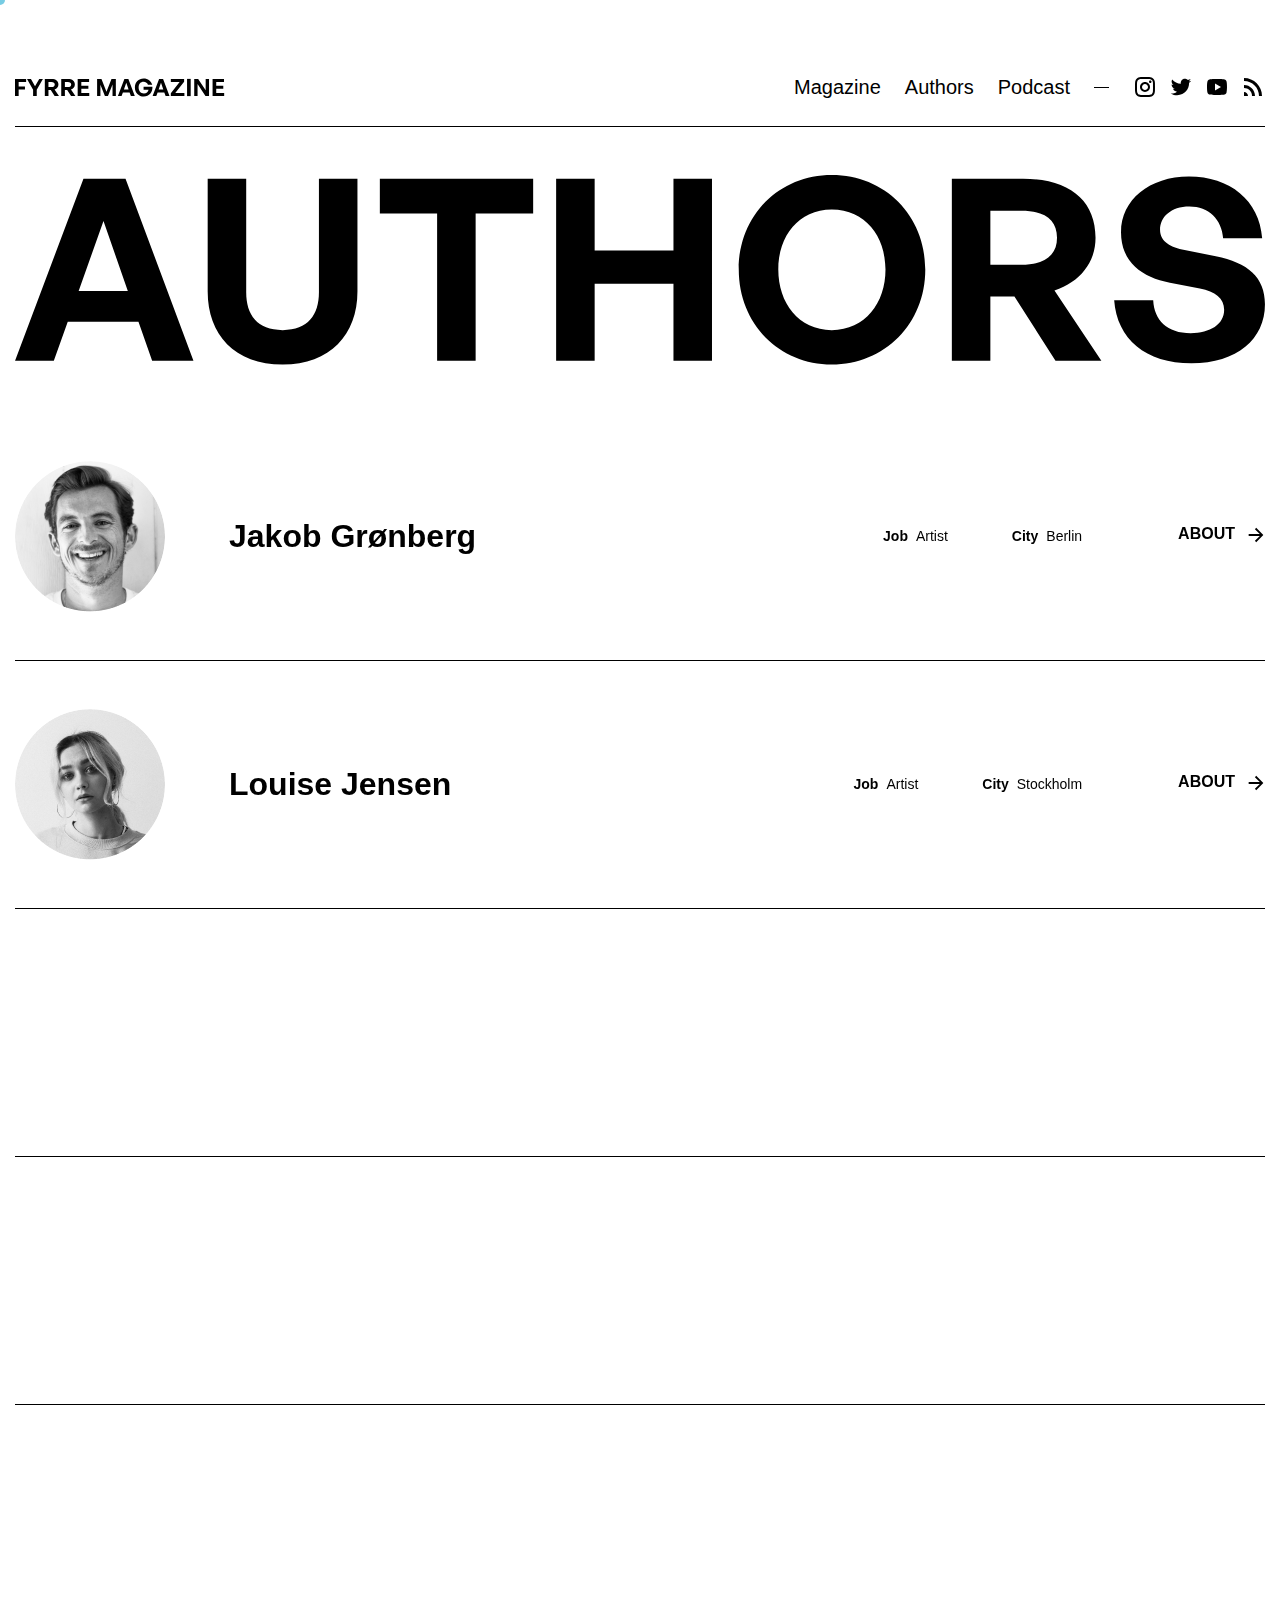
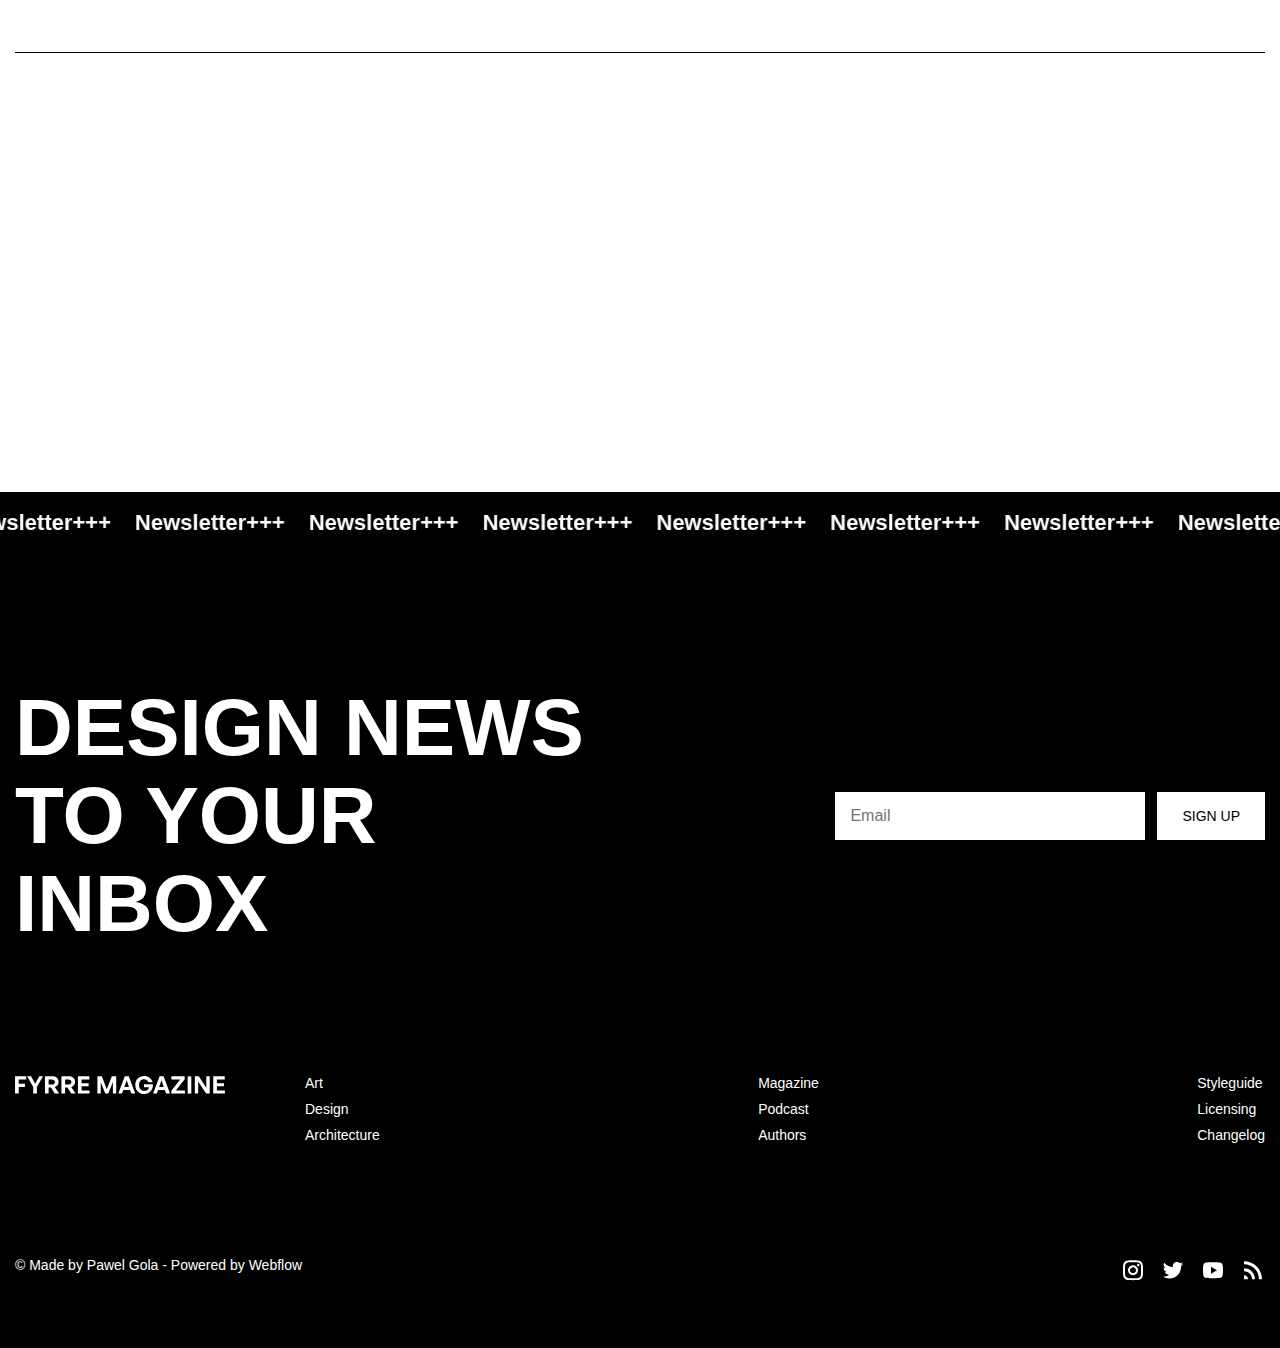
<file: pages/authors.html>
<!DOCTYPE html>
<html lang="en">
<head>
    <meta charset="UTF-8">
    <meta http-equiv="X-UA-Compatible" content="IE=edge">
    <meta name="viewport" content="width=device-width, initial-scale=1.0">
    <title>Magazine</title>
    <link href="https://api.fontshare.com/v2/css?f[]=general-sans@500,600,400&display=swap" rel="stylesheet">
    <link rel="stylesheet" href="../css/aos.css">
    <link rel="stylesheet" href="../css/style.css">
</head>
<body>
    <div class="wrapper">
        <div class="cursor"></div>

        <header class="header">
            <div class="header__container">
                <div class="header__logo">
                    <a href="../index.html" class="header__link">
                        <img src="../img/logo.svg" alt="logo" class="header__logo-img">
                    </a>
                    <div class="header__burger" id="header__burger">
                        <span></span>
                        <span></span>
                        <span></span>
                    </div>
                </div>
                <div class="header__info">
                    <nav class="header__menu">
                        <ul class="header__list">
                            <li><a href="../pages/magazine.html" class="click">Magazine</a></li>
                            <li><a href="../pages/authors.html" class="click">Authors</a></li>
                            <li><a href="../pages/podcast.html" class="click">Podcast</a></li>
                        </ul>
                    </nav>
                    <div class="header__decor"></div>
                    <ul class="header__social">
                        <li>
                            <a href="#" class="click"><img src="../img/icons/insta.svg" alt="instagram" class="header__social-img"></a>
                        </li>
                        <li>
                            <a href="#" class="click"><img src="../img/icons/twitter.svg" alt="instagram" class="header__social-img"></a>
                        </li>
                        <li>
                            <a href="#" class="click"><img src="../img/icons/youtube.svg" alt="instagram" class="header__social-img"></a>
                        </li>
                        <li>
                            <a href="#" class="click"><img src="../img/icons/rss.svg" alt="instagram" class="header__social-img"></a>
                        </li>
                    </ul>
                </div>
            </div>
        </header>
        <main class="main">
            <section class="main__title">
                <div class="title__container">
                    <div class="title__row1">
                        <img data-aos="fade-zoom-in" data-aos-duration="1600" src="../img/main__title/Authors.svg" alt="Magazine" class="title__title">
                    </div>
                </div>
            </section>
            <section class="main__authors-list">
                <div class="authors-list__container">
                    <ul class="authors-list">
                        <li class="author">
                            <div class="author__important">
                                <a href="./LouiseJensen.html" class="author__img-link">
                                    <img data-aos="fade-zoom-in" data-aos-duration="2000" data-aos-offset="30" src="../img/main__authors/user1.png" alt="Jakob Grønberg" class="author__img">
                                </a>
                                <a data-aos="fade-left" data-aos-duration="600" data-aos-offset="30" href="./LouiseJensen.html" class="author__name">Jakob Grønberg</a>
                            </div>
                            <div data-aos="fade-right" data-aos-duration="600" data-aos-offset="30" class="author__info">
                                <div class="author__job">
                                    <span class="job">Job</span>
                                    <span>Artist</span>
                                </div>
                                <div class="author__city">
                                    <span class="city">City</span>
                                    <span>Berlin</span>
                                </div>
                            </div>
                            <div data-aos="fade-zoom-in" data-aos-offset="2" data-aos-duration="1200" class="author__more">
                                <a href="./LouiseJensen.html" class="author__more-button more-button">About</a>
                            </div>
                        </li>
                        <li class="author">
                            <div class="author__important">
                                <a href="./LouiseJensen.html" class="author__img-link">
                                    <img data-aos="fade-zoom-in" data-aos-duration="2000" data-aos-offset="30" src="../img/main__authors/user4.png" alt="Louise Jensen" class="author__img">
                                </a>
                                <a data-aos="fade-left" data-aos-duration="600" data-aos-offset="30" href="./LouiseJensen.html" class="author__name">Louise Jensen</a>
                            </div>
                            <div data-aos="fade-right" data-aos-duration="600" data-aos-offset="30" class="author__info">
                                <div class="author__job">
                                    <span class="job">Job</span>
                                    <span>Artist</span>
                                </div>
                                <div class="author__city">
                                    <span class="city">City</span>
                                    <span>Stockholm</span>
                                </div>
                            </div>
                            <div data-aos="fade-zoom-in" data-aos-offset="2" data-aos-duration="1200" class="author__more">
                                <a href="./LouiseJensen.html" class="author__more-button more-button">About</a>
                            </div>
                        </li>
                        <li class="author">
                            <div class="author__important">
                                <a href="./LouiseJensen.html" class="author__img-link">
                                    <img data-aos="fade-zoom-in" data-aos-duration="2000" data-aos-offset="30" src="../img/main__authors/user2.png" alt="Anne Henry" class="author__img">
                                </a>
                                <a data-aos="fade-left" data-aos-duration="600" data-aos-offset="30" href="./LouiseJensen.html" class="author__name">Anne Henry</a>
                            </div>
                            <div data-aos="fade-right" data-aos-duration="600" data-aos-offset="30" class="author__info">
                                <div class="author__job">
                                    <span class="job">Job</span>
                                    <span>Photograph</span>
                                </div>
                                <div class="author__city">
                                    <span class="city">City</span>
                                    <span>New York</span>
                                </div>
                            </div>
                            <div data-aos="fade-zoom-in" data-aos-offset="2" data-aos-duration="1200" class="author__more">
                                <a href="./LouiseJensen.html" class="author__more-button more-button">About</a>
                            </div>
                        </li>
                        <li class="author">
                            <div class="author__important">
                                <a href="./LouiseJensen.html" class="author__img-link">
                                    <img data-aos="fade-zoom-in" data-aos-duration="2000" data-aos-offset="30" src="../img/main__authors/user5.png" alt="Anna Nielsen" class="author__img">
                                </a>
                                <a data-aos="fade-left" data-aos-duration="600" data-aos-offset="30" href="./LouiseJensen.html" class="author__name">Anna Nielsen</a>
                            </div>
                            <div data-aos="fade-right" data-aos-duration="600" data-aos-offset="30" class="author__info">
                                <div class="author__job">
                                    <span class="job">Job</span>
                                    <span>Columnists</span>
                                </div>
                                <div class="author__city">
                                    <span class="city">City</span>
                                    <span>Copenhagen</span>
                                </div>
                            </div>
                            <div data-aos="fade-zoom-in" data-aos-offset="2" data-aos-duration="1200" class="author__more">
                                <a href="./LouiseJensen.html" class="author__more-button more-button">About</a>
                            </div>
                        </li>
                        <li class="author">
                            <div class="author__important">
                                <a href="./LouiseJensen.html" class="author__img-link">
                                    <img data-aos="fade-zoom-in" data-aos-duration="2000" data-aos-offset="30" src="../img/main__authors/user3.png" alt="Jane Cooper" class="author__img">
                                </a>
                                <a data-aos="fade-left" data-aos-duration="600" data-aos-offset="30" href="./LouiseJensen.html" class="author__name">Jane Cooper</a>
                            </div>
                            <div data-aos="fade-right" data-aos-duration="600" data-aos-offset="30" class="author__info">
                                <div class="author__job">
                                    <span class="job">Job</span>
                                    <span>Artist</span>
                                </div>
                                <div class="author__city">
                                    <span class="city">City</span>
                                    <span>Berlin</span>
                                </div>
                            </div>
                            <div data-aos="fade-zoom-in" data-aos-offset="2" data-aos-duration="1200" class="author__more">
                                <a href="./LouiseJensen.html" class="author__more-button more-button">About</a>
                            </div>
                        </li>
                        <li class="author">
                            <div class="author__important">
                                <a href="./LouiseJensen.html" class="author__img-link">
                                    <img data-aos="fade-zoom-in" data-aos-duration="2000" data-aos-offset="30" src="../img/main__authors/user6.png" alt="Cristofer Vaccaro" class="author__img">
                                </a>
                                <a data-aos="fade-left" data-aos-duration="600" data-aos-offset="30" href="./LouiseJensen.html" class="author__name">Cristofer Vaccaro</a>
                            </div>
                            <div data-aos="fade-right" data-aos-duration="600" data-aos-offset="30" class="author__info">
                                <div class="author__job">
                                    <span class="job">Job</span>
                                    <span>Artist</span>
                                </div>
                                <div class="author__city">
                                    <span class="city">City</span>
                                    <span>Lisbon</span>
                                </div>
                            </div>
                            <div data-aos="fade-zoom-in" data-aos-offset="2" data-aos-duration="1200" class="author__more">
                                <a href="./LouiseJensen.html" class="author__more-button more-button">About</a>
                            </div>
                        </li>
                    </ul>
                </div>
            </section>
        </main>
        <footer class="footer">
            <marquee behavior="alternate" direction="left" class="footer__ride-line">
                <div class="ride-line__box">
                    <p>Newsletter+++</p>
                    <p>Newsletter+++</p>
                    <p>Newsletter+++</p>
                    <p>Newsletter+++</p>
                    <p>Newsletter+++</p>
                    <p>Newsletter+++</p>
                    <p>Newsletter+++</p>
                    <p>Newsletter+++</p>
                    <p>Newsletter+++</p>
                    <p>Newsletter+++</p>
                    <p>Newsletter+++</p>
                    <p>Newsletter+++</p>
                    <p>Newsletter+++</p>
                    <p>Newsletter+++</p>
                    <p>Newsletter+++</p>
                    <p>Newsletter+++</p>
                    <p>Newsletter+++</p>
                    <p>Newsletter+++</p>
                    <p>Newsletter+++</p>
                    <p>Newsletter+++</p>
                    <p>Newsletter+++</p>
                    <p>Newsletter+++</p>
                    <p>Newsletter+++</p>
                    <p>Newsletter+++</p>
                    <p>Newsletter+++</p>
                    <p>Newsletter+++</p>
                    <p>Newsletter+++</p>
                    <p>Newsletter+++</p>
                    <p>Newsletter+++</p>
                    <p>Newsletter+++</p>
                    <p>Newsletter+++</p>
                    <p>Newsletter+++</p>
                    <p>Newsletter+++</p>
                    <p>Newsletter+++</p>
                    <p>Newsletter+++</p>
                    <p>Newsletter+++</p>
                    <p>Newsletter+++</p>
                    <p>Newsletter+++</p>
                    <p>Newsletter+++</p>
                    <p>Newsletter+++</p>
                    <p>Newsletter+++</p>
                    <p>Newsletter+++</p>
                    <p>Newsletter+++</p>
                    <p>Newsletter+++</p>
                    <p>Newsletter+++</p>
                    <p>Newsletter+++</p>
                    <p>Newsletter+++</p>
                    <p>Newsletter+++</p>
                    <p>Newsletter+++</p>
                    <p>Newsletter+++</p>
                    <p>Newsletter+++</p>
                    <p>Newsletter+++</p>
                    <p>Newsletter+++</p>
                    <p>Newsletter+++</p>
                    <p>Newsletter+++</p>
                    <p>Newsletter+++</p>
                    <p>Newsletter+++</p>
                    <p>Newsletter+++</p>
                    <p>Newsletter+++</p>
                    <p>Newsletter+++</p>
                    <p>Newsletter+++</p>
                    <p>Newsletter+++</p>
                    <p>Newsletter+++</p>
                    <p>Newsletter+++</p>
                    <p>Newsletter+++</p>
                    <p>Newsletter+++</p>
                    <p>Newsletter+++</p>
                    <p>Newsletter+++</p>
                    <p>Newsletter+++</p>
                    <p>Newsletter+++</p>
                    <p>Newsletter+++</p>
                    <p>Newsletter+++</p>
                    <p>Newsletter+++</p>
                    <p>Newsletter+++</p>
                    <p>Newsletter+++</p>
                    <p>Newsletter+++</p>
                    <p>Newsletter+++</p>
                    <p>Newsletter+++</p>
                    <p>Newsletter+++</p>
                    <p>Newsletter+++</p>
                    <p>Newsletter+++</p>
                    <p>Newsletter+++</p>
                    <p>Newsletter+++</p>
                    <p>Newsletter+++</p>
                    <p>Newsletter+++</p>
                    <p>Newsletter+++</p>
                    <p>Newsletter+++</p>
                    <p>Newsletter+++</p>
                    <p>Newsletter+++</p>
                    <p>Newsletter+++</p>
                    <p>Newsletter+++</p>
                    <p>Newsletter+++</p>
                    <p>Newsletter+++</p>
                    <p>Newsletter+++</p>
                    <p>Newsletter+++</p>
                    <p>Newsletter+++</p>
                    <p>Newsletter+++</p>
                    <p>Newsletter+++</p>
                    <p>Newsletter+++</p>
                    <p>Newsletter+++</p>
                    <p>Newsletter+++</p>
                    <p>Newsletter+++</p>
                    <p>Newsletter+++</p>
                    <p>Newsletter+++</p>
                    <p>Newsletter+++</p>
                    <p>Newsletter+++</p>
                    <p>Newsletter+++</p>
                    <p>Newsletter+++</p>
                    <p>Newsletter+++</p>
                    <p>Newsletter+++</p>
                    <p>Newsletter+++</p>
                    <p>Newsletter+++</p>
                    <p>Newsletter+++</p>
                    <p>Newsletter+++</p>
                    <p>Newsletter+++</p>
                    <p>Newsletter+++</p>
                    <p>Newsletter+++</p>
                    <p>Newsletter+++</p>
                    <p>Newsletter+++</p>
                    <p>Newsletter+++</p>
                    <p>Newsletter+++</p>
                    <p>Newsletter+++</p>
                    <p>Newsletter+++</p>
                    <p>Newsletter+++</p>
                    <p>Newsletter+++</p>
                    <p>Newsletter+++</p>
                    <p>Newsletter+++</p>
                    <p>Newsletter+++</p>
                    <p>Newsletter+++</p>
                    <p>Newsletter+++</p>
                    <p>Newsletter+++</p>
                    <p>Newsletter+++</p>
                    <p>Newsletter+++</p>
                    <p>Newsletter+++</p>
                    <p>Newsletter+++</p>
                    <p>Newsletter+++</p>
                    <p>Newsletter+++</p>
                    <p>Newsletter+++</p>
                    <p>Newsletter+++</p>
                    <p>Newsletter+++</p>
                    <p>Newsletter+++</p>
                    <p>Newsletter+++</p>
                    <p>Newsletter+++</p>
                    <p>Newsletter+++</p>
                    <p>Newsletter+++</p>
                    <p>Newsletter+++</p>
                    <p>Newsletter+++</p>
                    <p>Newsletter+++</p>
                    <p>Newsletter+++</p>
                    <p>Newsletter+++</p>
                    <p>Newsletter+++</p>
                    <p>Newsletter+++</p>
                    <p>Newsletter+++</p>
                    <p>Newsletter+++</p>
                    <p>Newsletter+++</p>
                    <p>Newsletter+++</p>
                    <p>Newsletter+++</p>
                    <p>Newsletter+++</p>
                    <p>Newsletter+++</p>
                    <p>Newsletter+++</p>
                    <p>Newsletter+++</p>
                    <p>Newsletter+++</p>
                    <p>Newsletter+++</p>
                    <p>Newsletter+++</p>
                    <p>Newsletter+++</p>
                    <p>Newsletter+++</p>
                    <p>Newsletter+++</p>
                    <p>Newsletter+++</p>
                    <p>Newsletter+++</p>
                    <p>Newsletter+++</p>
                    <p>Newsletter+++</p>
                    <p>Newsletter+++</p>
                    <p>Newsletter+++</p>
                    <p>Newsletter+++</p>
                    <p>Newsletter+++</p>
                    <p>Newsletter+++</p>
                    <p>Newsletter+++</p>
                    <p>Newsletter+++</p>
                    <p>Newsletter+++</p>
                    <p>Newsletter+++</p>
                    <p>Newsletter+++</p>
                    <p>Newsletter+++</p>
                    <p>Newsletter+++</p>
                    <p>Newsletter+++</p>
                    <p>Newsletter+++</p>
                    <p>Newsletter+++</p>
                    <p>Newsletter+++</p>
                    <p>Newsletter+++</p>
                    <p>Newsletter+++</p>
                    <p>Newsletter+++</p>
                    <p>Newsletter+++</p>
                    <p>Newsletter+++</p>
                    <p>Newsletter+++</p>
                    <p>Newsletter+++</p>
                    <p>Newsletter+++</p>
                    <p>Newsletter+++</p>
                    <p>Newsletter+++</p>
                    <p>Newsletter+++</p>
                </div>
            </marquee>
            <div class="footer__container">
                <div class="footer__head">
                    <div class="footer__title title title-white">Design News to your inbox</div>
                    <div class="footer__form">
                        <input type="text" class="form__input" placeholder="Email">
                        <button class="form__button button button-white">Sign Up</button>
                    </div>
                </div>
                <div class="footer__body">
                    <a href="#" class="footer__logo">
                        <img src="../img/footer-logo.svg" alt="">
                    </a>
                    <nav class="footer__navigation">
                        <ul class="footer__menu">
                            <a href="./magazine.html" class="footer__link">Art</a>
                            <a href="./magazine.html" class="footer__link">Design</a>
                            <a href="./magazine.html" class="footer__link">Architecture</a>
                        </ul>
                        <ul class="footer__menu">
                            <a href="./magazine.html" class="footer__link">Magazine</a>
                            <a href="./podcast.html" class="footer__link">Podcast</a>
                            <a href="./authors.html" class="footer__link">Authors</a>
                        </ul>
                        <ul class="footer__menu">
                            <a href="#" class="footer__link">Styleguide</a>
                            <a href="#" class="footer__link">Licensing</a>
                            <a href="#" class="footer__link">Changelog</a>
                        </ul>
                    </nav>
                </div>
                <div class="footer__bottom">
                    <div class="footer__copyright">© Made by Pawel Gola - Powered by Webflow</div>
                    <ul class="footer__social">
                        <a href="#" class="social__link">
                            <img src="../img/icons/white/instagram.svg" alt="insta">
                        </a>
                        <a href="#" class="social__link">
                            <img src="../img/icons/white/twitter.svg" alt="twitter">
                        </a>
                        <a href="#" class="social__link">
                            <img src="../img/icons/white/youtube.svg" alt="youtube">
                        </a>
                        <a href="#" class="social__link">
                            <img src="../img/icons/white/rss.svg" alt="rss">
                        </a>
                    </ul>
                </div>
            </div>
        </footer>
    </div>

    <script src="../js/burger.js"></script>
    <script src="../js/events.js"></script>
    <script src="../js/aos.js"></script>
    <script>
        AOS.init();
    </script>
</body>
</html>
</file>
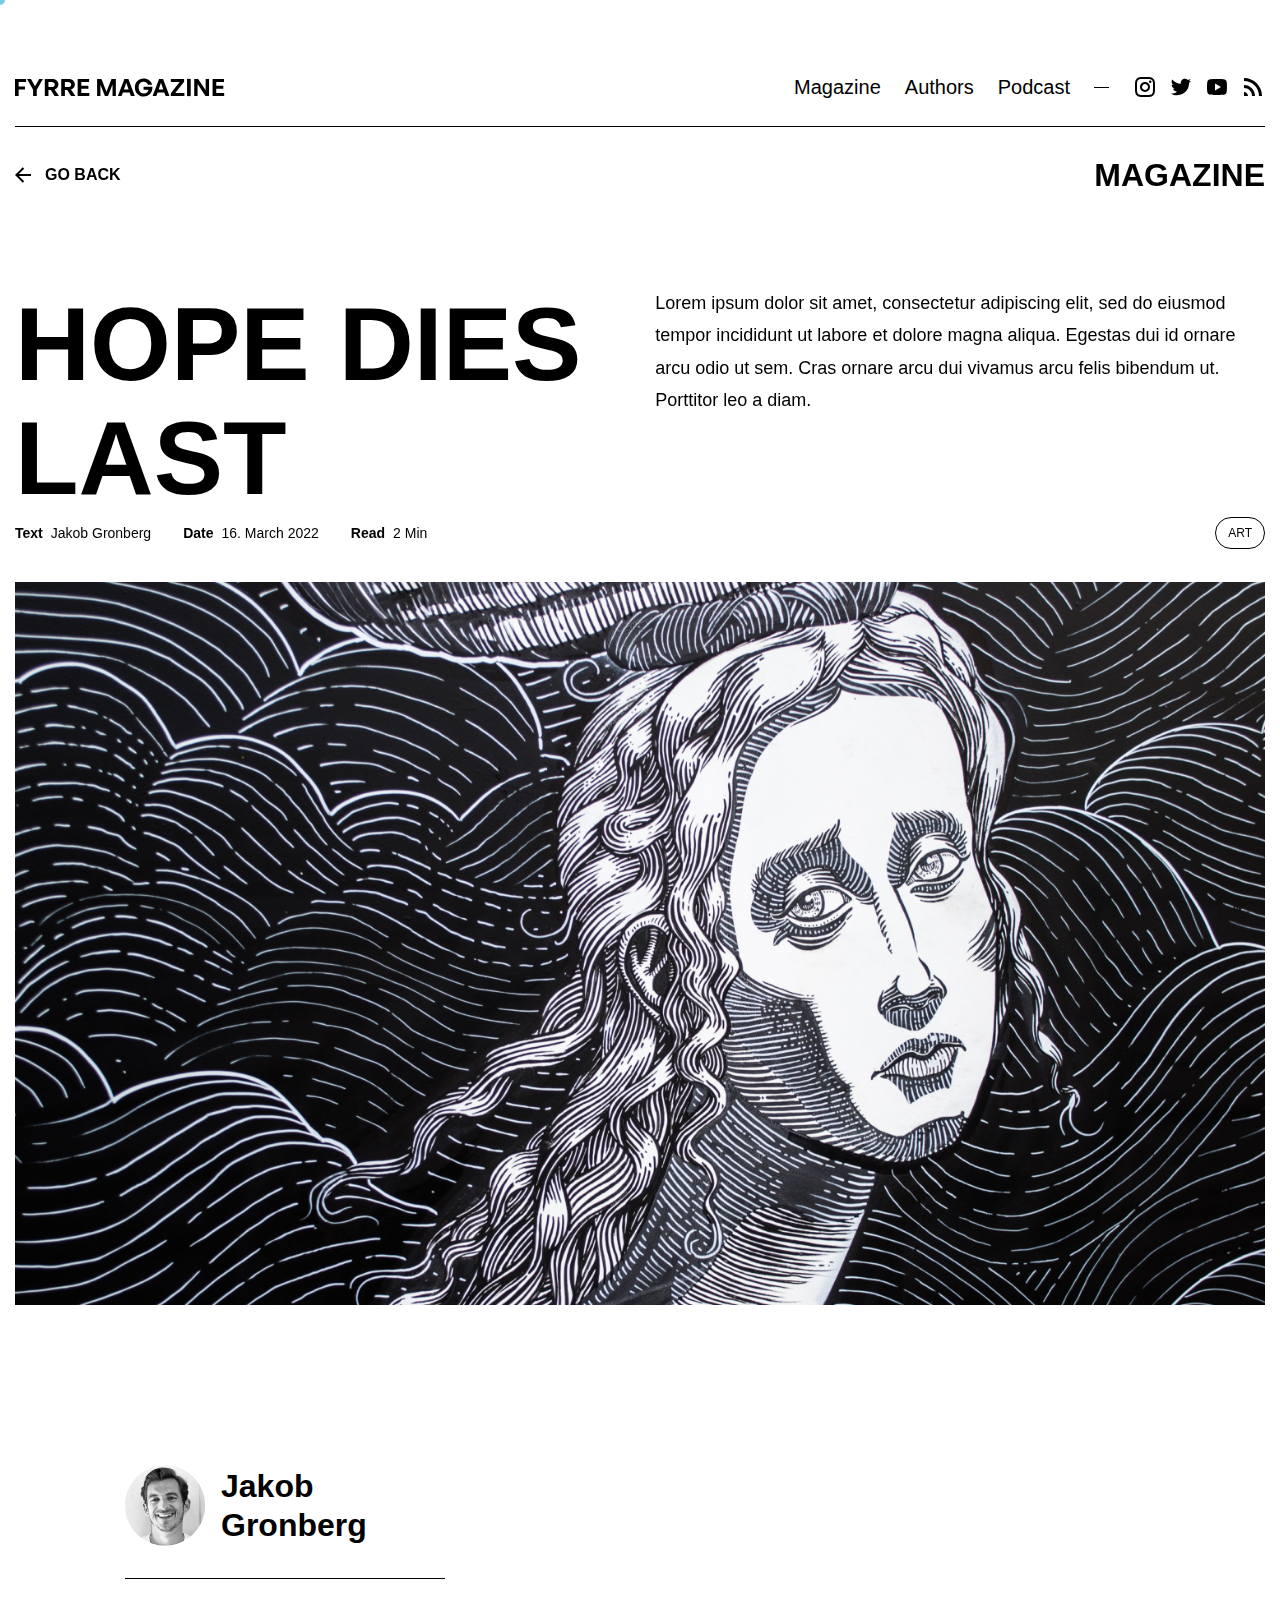
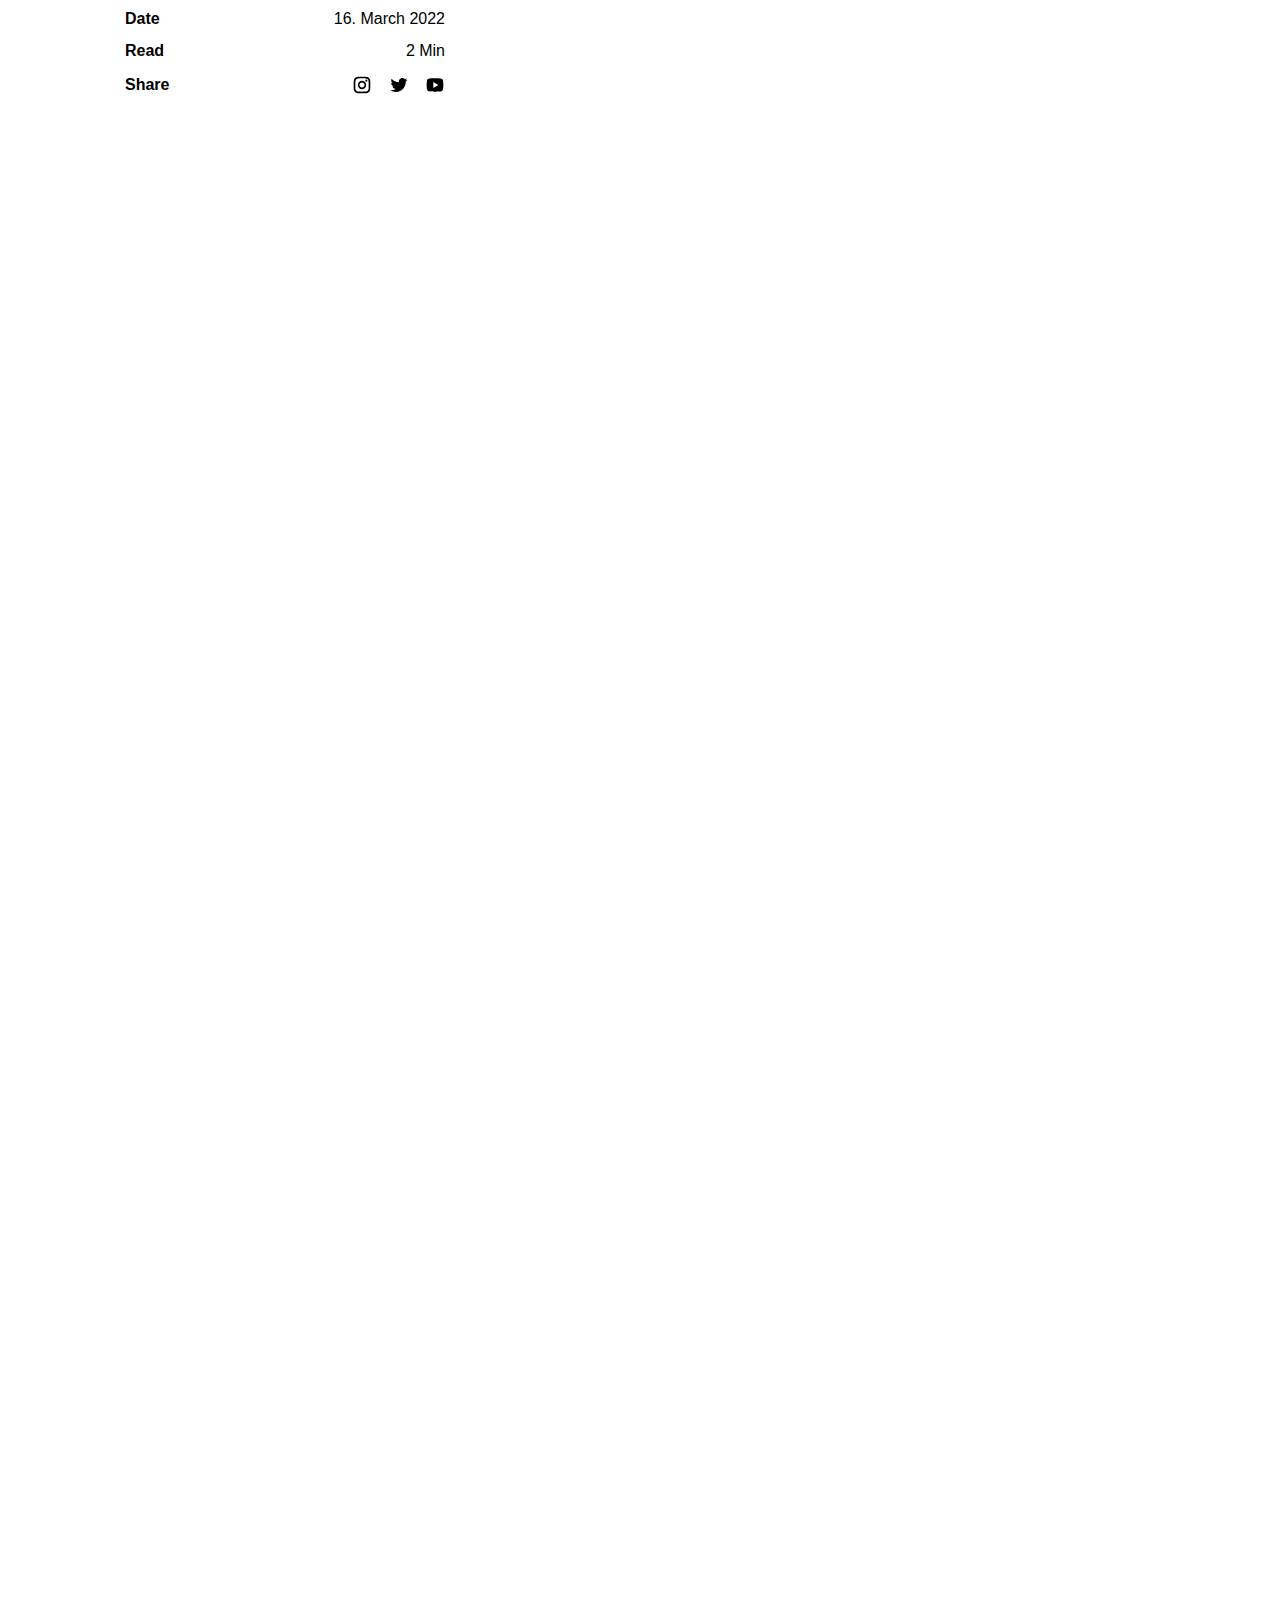
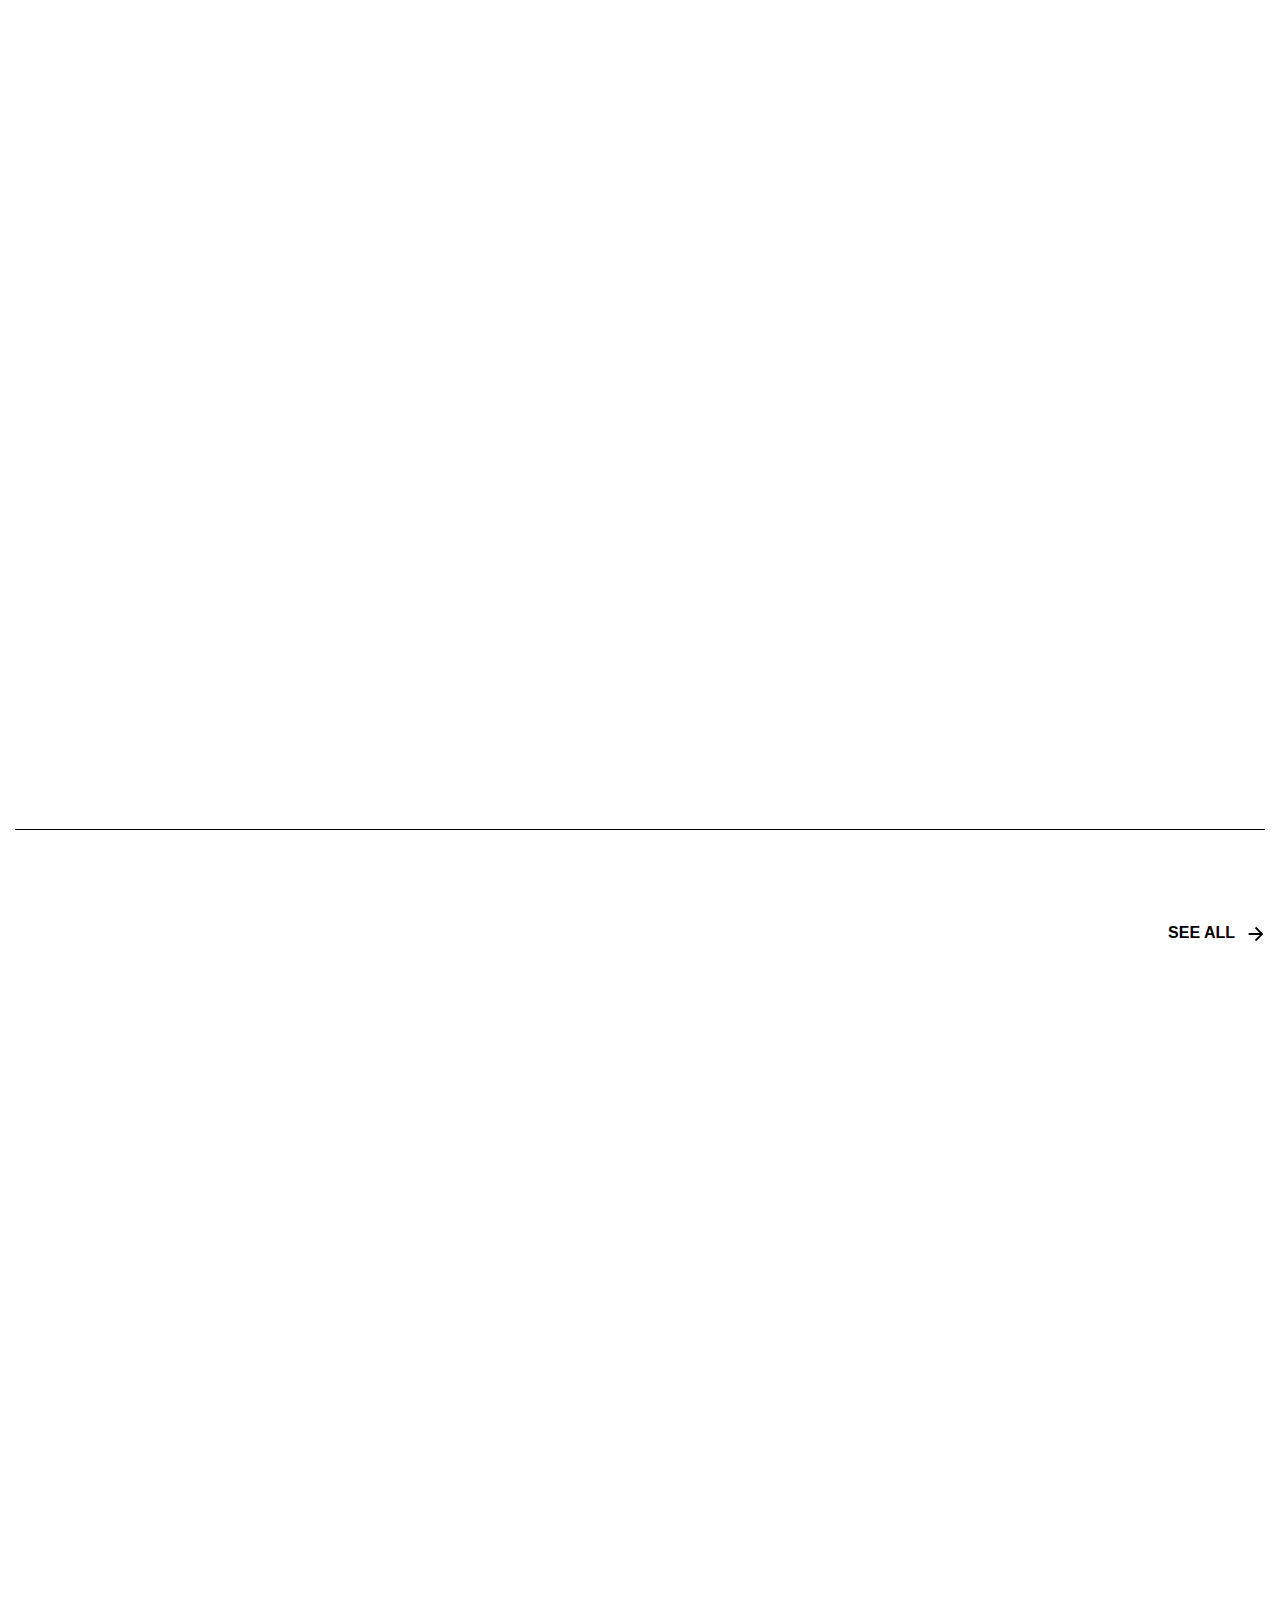
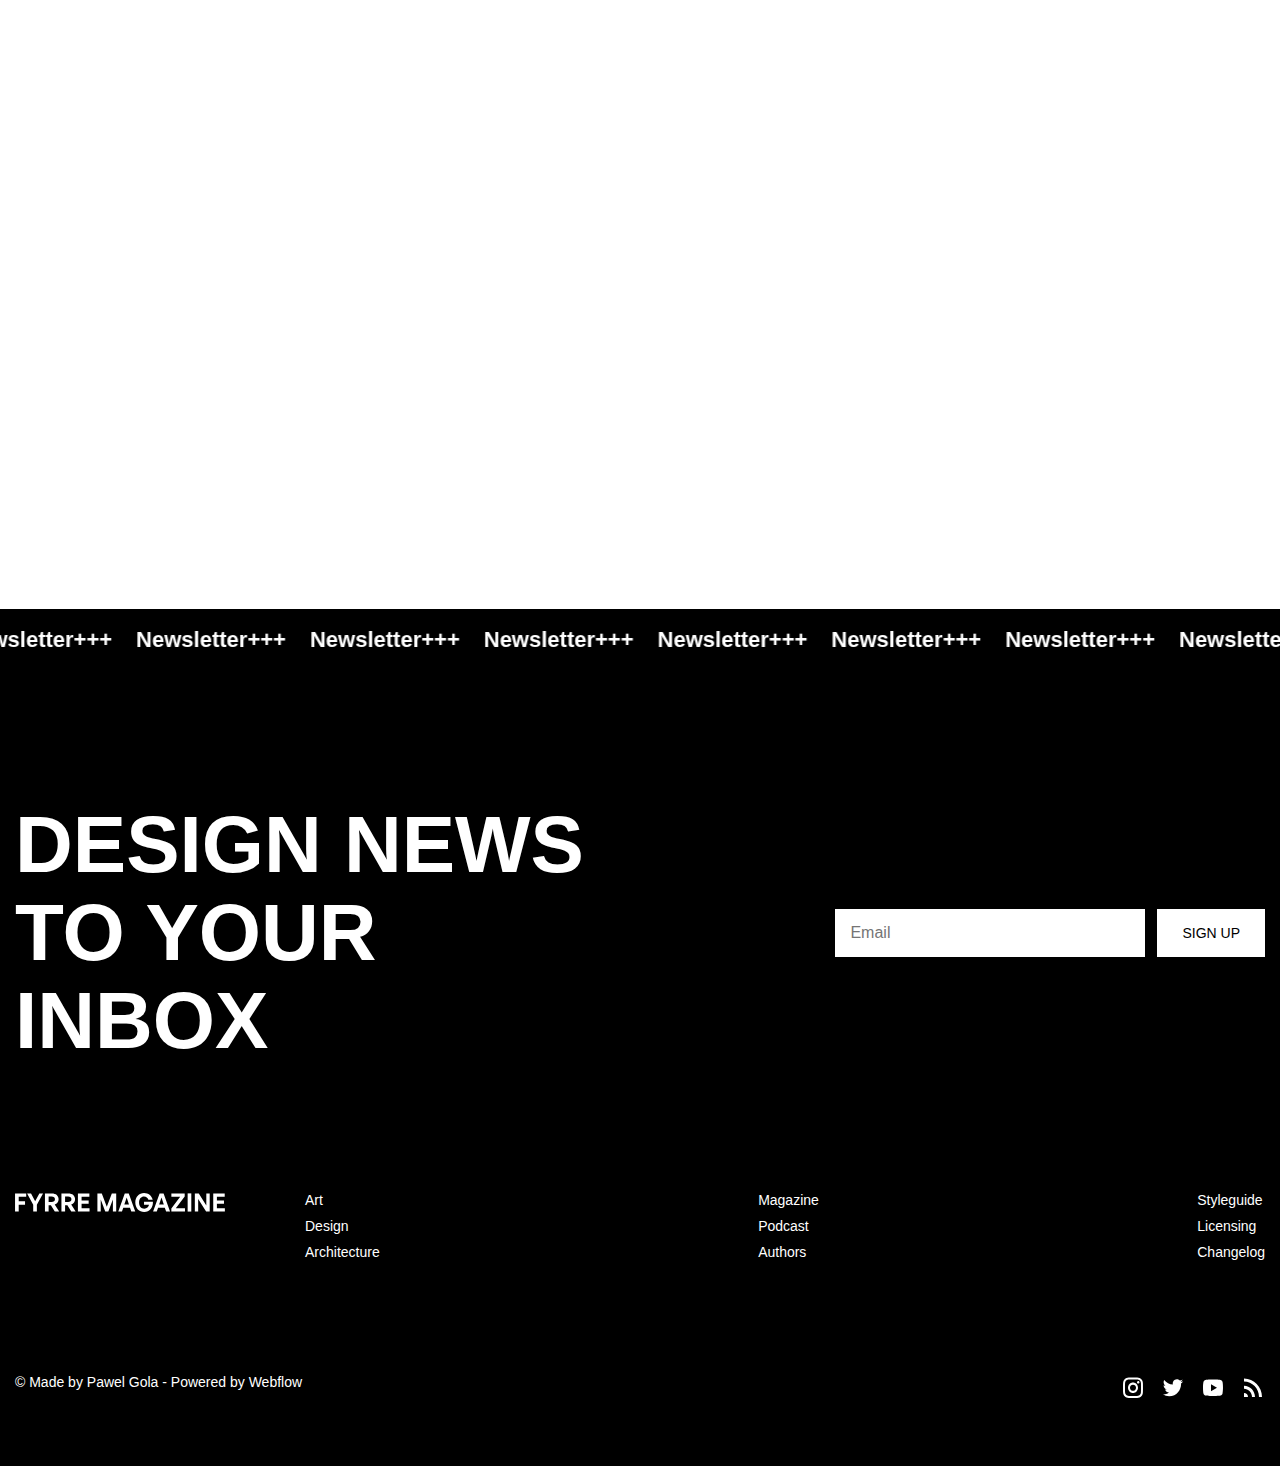
<file: pages/hopeDiesLast.html>
<!DOCTYPE html>
<html lang="en">
<head>
    <meta charset="UTF-8">
    <meta http-equiv="X-UA-Compatible" content="IE=edge">
    <meta name="viewport" content="width=device-width, initial-scale=1.0">
    <title>Magazine</title>
    <link href="https://api.fontshare.com/v2/css?f[]=general-sans@500,600,400&display=swap" rel="stylesheet">
    <link rel="stylesheet" href="../css/aos.css">
    <link rel="stylesheet" href="../css/style.css">
</head>
<body>
    <div class="wrapper">
        <div class="cursor"></div>

        <header class="header">
            <div class="header__container">
                <div class="header__logo">
                    <a href="../index.html" class="header__link">
                        <img src="../img/logo.svg" alt="logo" class="header__logo-img">
                    </a>
                    <div class="header__burger" id="header__burger">
                        <span></span>
                        <span></span>
                        <span></span>
                    </div>
                </div>
                <div class="header__info">
                    <nav class="header__menu">
                        <ul class="header__list">
                            <li><a href="../pages/magazine.html" class="click">Magazine</a></li>
                            <li><a href="../pages/authors.html" class="click">Authors</a></li>
                            <li><a href="../pages/podcast.html" class="click">Podcast</a></li>
                        </ul>
                    </nav>
                    <div class="header__decor"></div>
                    <ul class="header__social">
                        <li>
                            <a href="#" class="click"><img src="../img/icons/insta.svg" alt="instagram" class="header__social-img"></a>
                        </li>
                        <li>
                            <a href="#" class="click"><img src="../img/icons/twitter.svg" alt="instagram" class="header__social-img"></a>
                        </li>
                        <li>
                            <a href="#" class="click"><img src="../img/icons/youtube.svg" alt="instagram" class="header__social-img"></a>
                        </li>
                        <li>
                            <a href="#" class="click"><img src="../img/icons/rss.svg" alt="instagram" class="header__social-img"></a>
                        </li>
                    </ul>
                </div>
            </div>
        </header>
        <main class="main">
            <section class="main__head-page">
                <div class="head-page__container">
                    <div data-aos="fade-left" data-aos-duration="600" class="head-page__back">
                        <a href="javascript:history.back()" class="head-page__more-button more-button">Go Back</a>
                    </div>
                    <a data-aos="fade-zoom-in" data-aos-duration="2000" href="./magazine.html" class="head-page__back-title">Magazine</a>
                </div>
            </section>
            <section class="main__article-title">
                <div class="article-title__container">
                    <div class="article-title__head">
                        <div data-aos="fade-up" data-aos-duration="1000" data-aos-delay="400" class="article-title__title title">Hope dies last</div>
                        <div data-aos="fade-left" data-aos-duration="1000" data-aos-delay="500" class="article-title__paragraph paragraph">
                            Lorem ipsum dolor sit amet, consectetur adipiscing elit, sed do eiusmod tempor incididunt ut labore et dolore magna aliqua. Egestas dui id ornare arcu odio ut sem. Cras ornare arcu dui vivamus arcu felis bibendum ut. Porttitor leo a diam.
                        </div>
                    </div>
                    <div data-aos="fade-up" data-aos-duration="700" data-aos-delay="500" class="article-title__bottom">
                        <div class="article-title__info">
                            <div class="info__el info__text">
                                <div class="info__title">Text</div>
                                <span>Jakob Gronberg</span>
                            </div>
                            <div class="info__el info__date">
                                <div class="info__title">Date</div>
                                <span>16. March 2022</span>
                            </div>
                            <div class="info__el info__read">
                                <div class="info__title">Read</div>
                                <span>2 Min</span>
                            </div>
                        </div>
                        <div class="article-title__label label">Art</div>
                    </div>
                </div>
            </section>
            <section class="main__article-image">
                <div data-aos="preview-animation" data-aos-duration="1000" data-aos-offset="40" class="article-image__container">
                    <img src="../img/article-image/Hope dies last.png" alt="Hope dies last" class="article-image__img">
                </div>
            </section>
            <section class="main__article-offer">
                <div class="article-offer__container-small">
                    <div class="article-offer__author article__offer-sticky">
                        <div class="article-offer__author-box">
                            <div class="author__profile">
                                <a href="./LouiseJensen.html" class="author__avatar">
                                    <img src="../img/main__authors/user1.png" class="author__avatar-img">
                                </a>
                                <a href="./LouiseJensen.html" class="author__name">Jakob Gronberg</a>
                            </div>
                            <div class="author__more">
                                <div class="more__el">
                                    <div class="more__title">
                                        Date
                                    </div>
                                    <span>16. March 2022</span>
                                </div>
                                <div class="more__el">
                                    <div class="more__title">
                                        Read
                                    </div>
                                    <span>2 Min</span>
                                </div>
                                <div class="more__el">
                                    <div class="more__title">
                                        Share
                                    </div>
                                    <ul>
                                        <a href="#" class="more__social">
                                            <img src="../img/icons/insta.svg" class="more__img-social">
                                        </a>
                                        <a href="#" class="more__social">
                                            <img src="../img/icons/twitter.svg" class="more__img-social">
                                        </a>
                                        <a href="#" class="more__social">
                                            <img src="../img/icons/youtube.svg" class="more__img-social">
                                        </a>
                                    </ul>
                                </div>
                            </div>    
                        </div>
                    </div>

                    <div class="article-offer__offer">
                        <div data-aos="fade-zoom-in" data-aos-duration="1600" class="offer__subtitle paragraph">
                            Lorem ipsum dolor sit amet, consectetur adipiscing elit, sed do eiusmod tempor incididunt ut labore et dolore magna aliqua. Egestas dui id ornare arcu odio ut sem. Cras ornare arcu dui vivamus arcu felis bibendum ut. Porttitor leo a diam.
                        </div>
                        <p data-aos="fade-zoom-in" data-aos-duration="1600" class="offer__paragraph paragraph">
                            Porttitor rhoncus dolor purus non enim praesent elementum. Eget dolor morbi non arcu risus quis varius. Posuere ac ut consequat semper viverra nam libero. In ornare quam viverra orci sagittis eu. Tristique risus nec feugiat in fermentum posuere urna nec. Tempus quam pellentesque nec nam aliquam sem et. Convallis a cras semper auctor neque vitae tempus quam pellentesque. Sollicitudin ac orci phasellus egestas tellus rutrum tellus pellentesque. Sed egestas egestas fringilla phasellus faucibus scelerisque eleifend donec pretium. Sit amet porttitor eget dolor morbi non arcu risus. Justo eget magna fermentum iaculis eu non diam phasellus. Sit amet luctus venenatis lectus magna fringilla. Neque vitae tempus quam pellentesque nec nam.
                        </p>
                        <p data-aos="fade-zoom-in" data-aos-duration="1600" class="offer__paragraph paragraph">
                            Tellus orci ac auctor augue mauris augue neque gravida. Tempus imperdiet nulla malesuada pellentesque elit eget gravida cum sociis. Id eu nisl nunc mi ipsum faucibus vitae aliquet. Duis convallis convallis tellus id interdum velit laoreet id. Vulputate mi sit amet mauris commodo quis. Semper viverra nam libero justo laoreet sit amet. Eget nullam non nisi est sit. Nibh cras pulvinar mattis nunc sed blandit libero. Ac felis donec et odio pellentesque diam volutpat. Quis varius quam quisque id diam vel quam elementum. Felis bibendum ut tristique et egestas quis ipsum suspendisse ultrices. Id diam vel quam elementum pulvinar etiam non. Non consectetur a erat nam at lectus urna duis convallis.
                        </p>
                        <div data-aos="fade-zoom-in" data-aos-duration="1600" class="offer__quote">
                            <div class="quote__marker">“</div>
                            <div class="quote__el">
                                <p data-aos="fade-left" data-aos-duration="1200" data-aos-delay="350" class="quote__paragraph">The greatest glory in living lies not in never falling, but in rising every time we fall.</p>
                                <span data-aos="fade-left" data-aos-duration="1200" data-aos-delay="400" class="quote__author">Nelson Mandela</span>
                            </div>
                        </div>
                        <div data-aos="fade-zoom-in" data-aos-duration="1600" class="offer__subtitle paragraph">
                            Est pellentesque elit ullamcorper dignissim. Consectetur a erat nam at. Blandit libero volutpat sed cras ornare arcu. Iaculis urna id volutpat lacus laoreet. Tincidunt ornare massa eget egestas purus viverra accumsan in. Viverra ipsum nunc aliquet bibendum enim facilisis gravida neque.
                        </div>
                        <p data-aos="fade-zoom-in" data-aos-duration="1600" class="offer__paragraph paragraph">
                            Vitae turpis massa sed elementum tempus egestas sed. Quam lacus suspendisse faucibus interdum posuere lorem ipsum. Viverra justo nec ultrices dui sapien eget. At risus viverra adipiscing at in tellus integer feugiat. Elementum eu facilisis sed odio morbi quis commodo. Arcu cursus vitae congue mauris rhoncus aenean. Auctor elit sed vulputate mi sit amet mauris commodo quis. Lectus sit amet est placerat in egestas erat imperdiet sed. Eu mi bibendum neque egestas congue quisque. Sit amet luctus venenatis lectus magna fringilla urna porttitor. Pretium vulputate sapien nec sagittis aliquam malesuada bibendum arcu. Sed ullamcorper morbi tincidunt ornare massa eget egestas purus. Pharetra vel turpis nunc eget lorem. Morbi blandit cursus risus at ultrices mi tempus imperdiet nulla. In metus vulputate eu scelerisque felis imperdiet. Elementum pulvinar etiam non quam lacus suspendisse. Sem fringilla ut morbi tincidunt augue. Id venenatis a condimentum vitae sapien. Varius quam quisque id diam vel.
                        </p>
                        <p data-aos="fade-zoom-in" data-aos-duration="1600" class="offer__paragraph paragraph">
                            Nec feugiat in fermentum posuere urna nec tincidunt praesent semper. Aliquam nulla facilisi cras fermentum. Quam elementum pulvinar etiam non quam lacus suspendisse faucibus interdum. Neque vitae tempus quam pellentesque nec. Interdum consectetur libero id faucibus nisl tincidunt eget nullam. Mattis enim ut tellus elementum sagittis. In fermentum et sollicitudin ac orci phasellus. Est sit amet facilisis magna etiam tempor orci. Lacinia at quis risus sed vulputate odio ut. Egestas egestas fringilla phasellus faucibus scelerisque eleifend. Nunc pulvinar sapien et ligula ullamcorper malesuada proin libero. Aenean vel elit scelerisque mauris pellentesque. Gravida arcu ac tortor dignissim. Ac tortor dignissim convallis aenean.
                        </p>
                    </div>
                </div>
            </section>
            <section class="main__latest-post">
                <div class="latest-post__container">
                    <div class="latest-post__head">
                        <div data-aos="fade-up" data-aos-duration="1000" class="latest-post__title title">Latest Post</div>
                        <div class="latest-post__all">
                            <a href="./magazine.html" class="latest-post__more-button more-button">See All</a>
                        </div>
                    </div>
                    <div class="offers__body">
                        <div data-aos="poster-animation" data-aos-offset="20" class="offers__offer offer category-art">
                            <div class="offer__box">
                                <div class="offer__hat">
                                    <div class="offer__date">16. March 2022</div>
                                    <div class="offer__category-mark label">Art</div>
                                </div>
                                <a href="./hopeDiesLast.html" class="offer__image-box">
                                    <img src="../img/main__articles/image1.jpg" alt="Hope dies last" class="offer__img">
                                </a>
                                <div class="offer__body">
                                    <a href="./hopeDiesLast.html" class="offer__title">Hope dies last</a>
                                    <p class="offer__paragraph paragraph">
                                        Lorem ipsum dolor sit amet, consectetur adipiscing elit, sed do eiusmod tempor incididunt ut labore et dolore magna aliqua. Egestas dui id ornare arcu odio ut sem. Cras ornare arcu dui vivamus arcu felis bibendum ut. Porttitor leo a diam.
                                    </p>
                                    <div class="offer__info">
                                        <div class="offer__text">
                                            <span class="text">Text</span>
                                            <span>Jakob Gronberg</span>
                                        </div>
                                        <div class="offer__duration">
                                            <span class="duration">Duration</span>
                                            <span>1 Min</span>
                                        </div>
                                    </div>
                                </div>
                            </div>
                        </div>
                        <div data-aos="poster-animation" data-aos-offset="20" class="offers__offer offer category-art">
                            <div class="offer__box">
                                <div class="offer__hat">
                                    <div class="offer__date">16. March 2022</div>
                                    <div class="offer__category-mark label">Art</div>
                                </div>
                                <a href="./hopeDiesLast.html" class="offer__image-box">
                                    <img src="../img/main__articles/image1.2.jpg" alt="Don’t close your eyes" class="offer__img">
                                </a>
                                <div class="offer__body">
                                    <a href="./hopeDiesLast.html" class="offer__title">Don’t close your eyes</a>
                                    <p class="offer__paragraph paragraph">
                                        Lorem ipsum dolor sit amet, consectetur adipiscing elit, sed do eiusmod tempor incididunt ut labore et dolore magna aliqua. Egestas dui id ornare arcu odio ut sem. Cras ornare arcu dui vivamus arcu felis bibendum ut. Porttitor leo a diam.
                                    </p>
                                    <div class="offer__info">
                                        <div class="offer__text">
                                            <span class="text">Text</span>
                                            <span>Jakob Gronberg</span>
                                        </div>
                                        <div class="offer__duration">
                                            <span class="duration">Duration</span>
                                            <span>1 Min</span>
                                        </div>
                                    </div>
                                </div>
                            </div>
                        </div>
                        <div data-aos="poster-animation" data-aos-offset="20" class="offers__offer offer category-sculptures">
                            <div class="offer__box">
                                <div class="offer__hat">
                                    <div class="offer__date">16. March 2022</div>
                                    <div class="offer__category-mark label">Sculptures</div>
                                </div>
                                <a href="./hopeDiesLast.html" class="offer__image-box">
                                    <img src="../img/main__articles/image2.jpg" alt="The best art museums" class="offer__img">
                                </a>
                                <div class="offer__body">
                                    <a href="./hopeDiesLast.html" class="offer__title">The best art museums</a>
                                    <p class="offer__paragraph paragraph">
                                        Lorem ipsum dolor sit amet, consectetur adipiscing elit, sed do eiusmod tempor incididunt ut labore et dolore magna aliqua. Egestas dui id ornare arcu odio ut sem. Cras ornare arcu dui vivamus arcu felis bibendum ut. Porttitor leo a diam.
                                    </p>
                                    <div class="offer__info">
                                        <div class="offer__text">
                                            <span class="text">Text</span>
                                            <span>Jakob Gronberg</span>
                                        </div>
                                        <div class="offer__duration">
                                            <span class="duration">Duration</span>
                                            <span>1 Min</span>
                                        </div>
                                    </div>
                                </div>
                            </div>
                        </div>
                    </div>
                </div>
            </section>
        </main>
        <footer class="footer">
            <marquee behavior="alternate" direction="left" class="footer__ride-line">
                <div class="ride-line__box">
                    <p>Newsletter+++</p>
                    <p>Newsletter+++</p>
                    <p>Newsletter+++</p>
                    <p>Newsletter+++</p>
                    <p>Newsletter+++</p>
                    <p>Newsletter+++</p>
                    <p>Newsletter+++</p>
                    <p>Newsletter+++</p>
                    <p>Newsletter+++</p>
                    <p>Newsletter+++</p>
                    <p>Newsletter+++</p>
                    <p>Newsletter+++</p>
                    <p>Newsletter+++</p>
                    <p>Newsletter+++</p>
                    <p>Newsletter+++</p>
                    <p>Newsletter+++</p>
                    <p>Newsletter+++</p>
                    <p>Newsletter+++</p>
                    <p>Newsletter+++</p>
                    <p>Newsletter+++</p>
                    <p>Newsletter+++</p>
                    <p>Newsletter+++</p>
                    <p>Newsletter+++</p>
                    <p>Newsletter+++</p>
                    <p>Newsletter+++</p>
                    <p>Newsletter+++</p>
                    <p>Newsletter+++</p>
                    <p>Newsletter+++</p>
                    <p>Newsletter+++</p>
                    <p>Newsletter+++</p>
                    <p>Newsletter+++</p>
                    <p>Newsletter+++</p>
                    <p>Newsletter+++</p>
                    <p>Newsletter+++</p>
                    <p>Newsletter+++</p>
                    <p>Newsletter+++</p>
                    <p>Newsletter+++</p>
                    <p>Newsletter+++</p>
                    <p>Newsletter+++</p>
                    <p>Newsletter+++</p>
                    <p>Newsletter+++</p>
                    <p>Newsletter+++</p>
                    <p>Newsletter+++</p>
                    <p>Newsletter+++</p>
                    <p>Newsletter+++</p>
                    <p>Newsletter+++</p>
                    <p>Newsletter+++</p>
                    <p>Newsletter+++</p>
                    <p>Newsletter+++</p>
                    <p>Newsletter+++</p>
                    <p>Newsletter+++</p>
                    <p>Newsletter+++</p>
                    <p>Newsletter+++</p>
                    <p>Newsletter+++</p>
                    <p>Newsletter+++</p>
                    <p>Newsletter+++</p>
                    <p>Newsletter+++</p>
                    <p>Newsletter+++</p>
                    <p>Newsletter+++</p>
                    <p>Newsletter+++</p>
                    <p>Newsletter+++</p>
                    <p>Newsletter+++</p>
                    <p>Newsletter+++</p>
                    <p>Newsletter+++</p>
                    <p>Newsletter+++</p>
                    <p>Newsletter+++</p>
                    <p>Newsletter+++</p>
                    <p>Newsletter+++</p>
                    <p>Newsletter+++</p>
                    <p>Newsletter+++</p>
                    <p>Newsletter+++</p>
                    <p>Newsletter+++</p>
                    <p>Newsletter+++</p>
                    <p>Newsletter+++</p>
                    <p>Newsletter+++</p>
                    <p>Newsletter+++</p>
                    <p>Newsletter+++</p>
                    <p>Newsletter+++</p>
                    <p>Newsletter+++</p>
                    <p>Newsletter+++</p>
                    <p>Newsletter+++</p>
                    <p>Newsletter+++</p>
                    <p>Newsletter+++</p>
                    <p>Newsletter+++</p>
                    <p>Newsletter+++</p>
                    <p>Newsletter+++</p>
                    <p>Newsletter+++</p>
                    <p>Newsletter+++</p>
                    <p>Newsletter+++</p>
                    <p>Newsletter+++</p>
                    <p>Newsletter+++</p>
                    <p>Newsletter+++</p>
                    <p>Newsletter+++</p>
                    <p>Newsletter+++</p>
                    <p>Newsletter+++</p>
                    <p>Newsletter+++</p>
                    <p>Newsletter+++</p>
                    <p>Newsletter+++</p>
                    <p>Newsletter+++</p>
                    <p>Newsletter+++</p>
                    <p>Newsletter+++</p>
                    <p>Newsletter+++</p>
                    <p>Newsletter+++</p>
                    <p>Newsletter+++</p>
                    <p>Newsletter+++</p>
                    <p>Newsletter+++</p>
                    <p>Newsletter+++</p>
                    <p>Newsletter+++</p>
                    <p>Newsletter+++</p>
                    <p>Newsletter+++</p>
                    <p>Newsletter+++</p>
                    <p>Newsletter+++</p>
                    <p>Newsletter+++</p>
                    <p>Newsletter+++</p>
                    <p>Newsletter+++</p>
                    <p>Newsletter+++</p>
                    <p>Newsletter+++</p>
                    <p>Newsletter+++</p>
                    <p>Newsletter+++</p>
                    <p>Newsletter+++</p>
                    <p>Newsletter+++</p>
                    <p>Newsletter+++</p>
                    <p>Newsletter+++</p>
                    <p>Newsletter+++</p>
                    <p>Newsletter+++</p>
                    <p>Newsletter+++</p>
                    <p>Newsletter+++</p>
                    <p>Newsletter+++</p>
                    <p>Newsletter+++</p>
                    <p>Newsletter+++</p>
                    <p>Newsletter+++</p>
                    <p>Newsletter+++</p>
                    <p>Newsletter+++</p>
                    <p>Newsletter+++</p>
                    <p>Newsletter+++</p>
                    <p>Newsletter+++</p>
                    <p>Newsletter+++</p>
                    <p>Newsletter+++</p>
                    <p>Newsletter+++</p>
                    <p>Newsletter+++</p>
                    <p>Newsletter+++</p>
                    <p>Newsletter+++</p>
                    <p>Newsletter+++</p>
                    <p>Newsletter+++</p>
                    <p>Newsletter+++</p>
                    <p>Newsletter+++</p>
                    <p>Newsletter+++</p>
                    <p>Newsletter+++</p>
                    <p>Newsletter+++</p>
                    <p>Newsletter+++</p>
                    <p>Newsletter+++</p>
                    <p>Newsletter+++</p>
                    <p>Newsletter+++</p>
                    <p>Newsletter+++</p>
                    <p>Newsletter+++</p>
                    <p>Newsletter+++</p>
                    <p>Newsletter+++</p>
                    <p>Newsletter+++</p>
                    <p>Newsletter+++</p>
                    <p>Newsletter+++</p>
                    <p>Newsletter+++</p>
                    <p>Newsletter+++</p>
                    <p>Newsletter+++</p>
                    <p>Newsletter+++</p>
                    <p>Newsletter+++</p>
                    <p>Newsletter+++</p>
                    <p>Newsletter+++</p>
                    <p>Newsletter+++</p>
                    <p>Newsletter+++</p>
                    <p>Newsletter+++</p>
                    <p>Newsletter+++</p>
                    <p>Newsletter+++</p>
                    <p>Newsletter+++</p>
                    <p>Newsletter+++</p>
                    <p>Newsletter+++</p>
                    <p>Newsletter+++</p>
                    <p>Newsletter+++</p>
                    <p>Newsletter+++</p>
                    <p>Newsletter+++</p>
                    <p>Newsletter+++</p>
                    <p>Newsletter+++</p>
                    <p>Newsletter+++</p>
                    <p>Newsletter+++</p>
                    <p>Newsletter+++</p>
                    <p>Newsletter+++</p>
                    <p>Newsletter+++</p>
                    <p>Newsletter+++</p>
                    <p>Newsletter+++</p>
                    <p>Newsletter+++</p>
                    <p>Newsletter+++</p>
                    <p>Newsletter+++</p>
                    <p>Newsletter+++</p>
                    <p>Newsletter+++</p>
                    <p>Newsletter+++</p>
                    <p>Newsletter+++</p>
                    <p>Newsletter+++</p>
                    <p>Newsletter+++</p>
                    <p>Newsletter+++</p>
                </div>
            </marquee>
            <div class="footer__container">
                <div class="footer__head">
                    <div class="footer__title title title-white">Design News to your inbox</div>
                    <div class="footer__form">
                        <input type="text" class="form__input" placeholder="Email">
                        <button class="form__button button button-white">Sign Up</button>
                    </div>
                </div>
                <div class="footer__body">
                    <a href="#" class="footer__logo">
                        <img src="../img/footer-logo.svg" alt="">
                    </a>
                    <nav class="footer__navigation">
                        <ul class="footer__menu">
                            <a href="./magazine.html" class="footer__link">Art</a>
                            <a href="./magazine.html" class="footer__link">Design</a>
                            <a href="./magazine.html" class="footer__link">Architecture</a>
                        </ul>
                        <ul class="footer__menu">
                            <a href="./magazine.html" class="footer__link">Magazine</a>
                            <a href="./podcast.html" class="footer__link">Podcast</a>
                            <a href="./authors.html" class="footer__link">Authors</a>
                        </ul>
                        <ul class="footer__menu">
                            <a href="#" class="footer__link">Styleguide</a>
                            <a href="#" class="footer__link">Licensing</a>
                            <a href="#" class="footer__link">Changelog</a>
                        </ul>
                    </nav>
                </div>
                <div class="footer__bottom">
                    <div class="footer__copyright">© Made by Pawel Gola - Powered by Webflow</div>
                    <ul class="footer__social">
                        <a href="#" class="social__link">
                            <img src="../img/icons/white/instagram.svg" alt="insta">
                        </a>
                        <a href="#" class="social__link">
                            <img src="../img/icons/white/twitter.svg" alt="twitter">
                        </a>
                        <a href="#" class="social__link">
                            <img src="../img/icons/white/youtube.svg" alt="youtube">
                        </a>
                        <a href="#" class="social__link">
                            <img src="../img/icons/white/rss.svg" alt="rss">
                        </a>
                    </ul>
                </div>
            </div>
        </footer>
    </div>

    <script src="../js/burger.js"></script>
    <script src="../js/categories.js"></script>
    <script src="../js/events.js"></script>
    <script>
        const fixedBlock = document.querySelector('.article-offer__author-box'),
			filters = document.querySelector('.article-offer__author'),
			gutter = 40,
			container = document.querySelector('.article-offer__container-small'),
			offsetLeft = container.offsetLeft + gutter,
			filtersOffsetTop = filters.offsetTop,
			filtersWidth = filters.offsetWidth,
			smallOffset = gutter;

        const fixedScrollBlock = () => {
            let scrollDistance = window.scrollY;

            if (scrollDistance > (filtersOffsetTop - gutter) && scrollDistance <= (filters.offsetHeight + filtersOffsetTop)) {
                fixedBlock.style.left = `${offsetLeft}px`;
                fixedBlock.style.width = `${filtersWidth}px`;
                fixedBlock.classList.remove('absolute');
                fixedBlock.classList.add('fixed');
            } else {
                fixedBlock.style.left = `0px`;
                fixedBlock.style.width = `100%`;
                fixedBlock.classList.remove('fixed');
            }

            if (scrollDistance >= (filtersOffsetTop - smallOffset) + filters.offsetHeight - fixedBlock.offsetHeight) {
                fixedBlock.classList.add('absolute');
                fixedBlock.style.left = `0px`;
                fixedBlock.style.width = `100%`;
                fixedBlock.classList.remove('fixed');
            }
        };

        window.addEventListener('scroll', fixedScrollBlock);
    </script>
    <script src="../js/aos.js"></script>
    <script>
        AOS.init();
    </script>
</body>
</html>
</file>
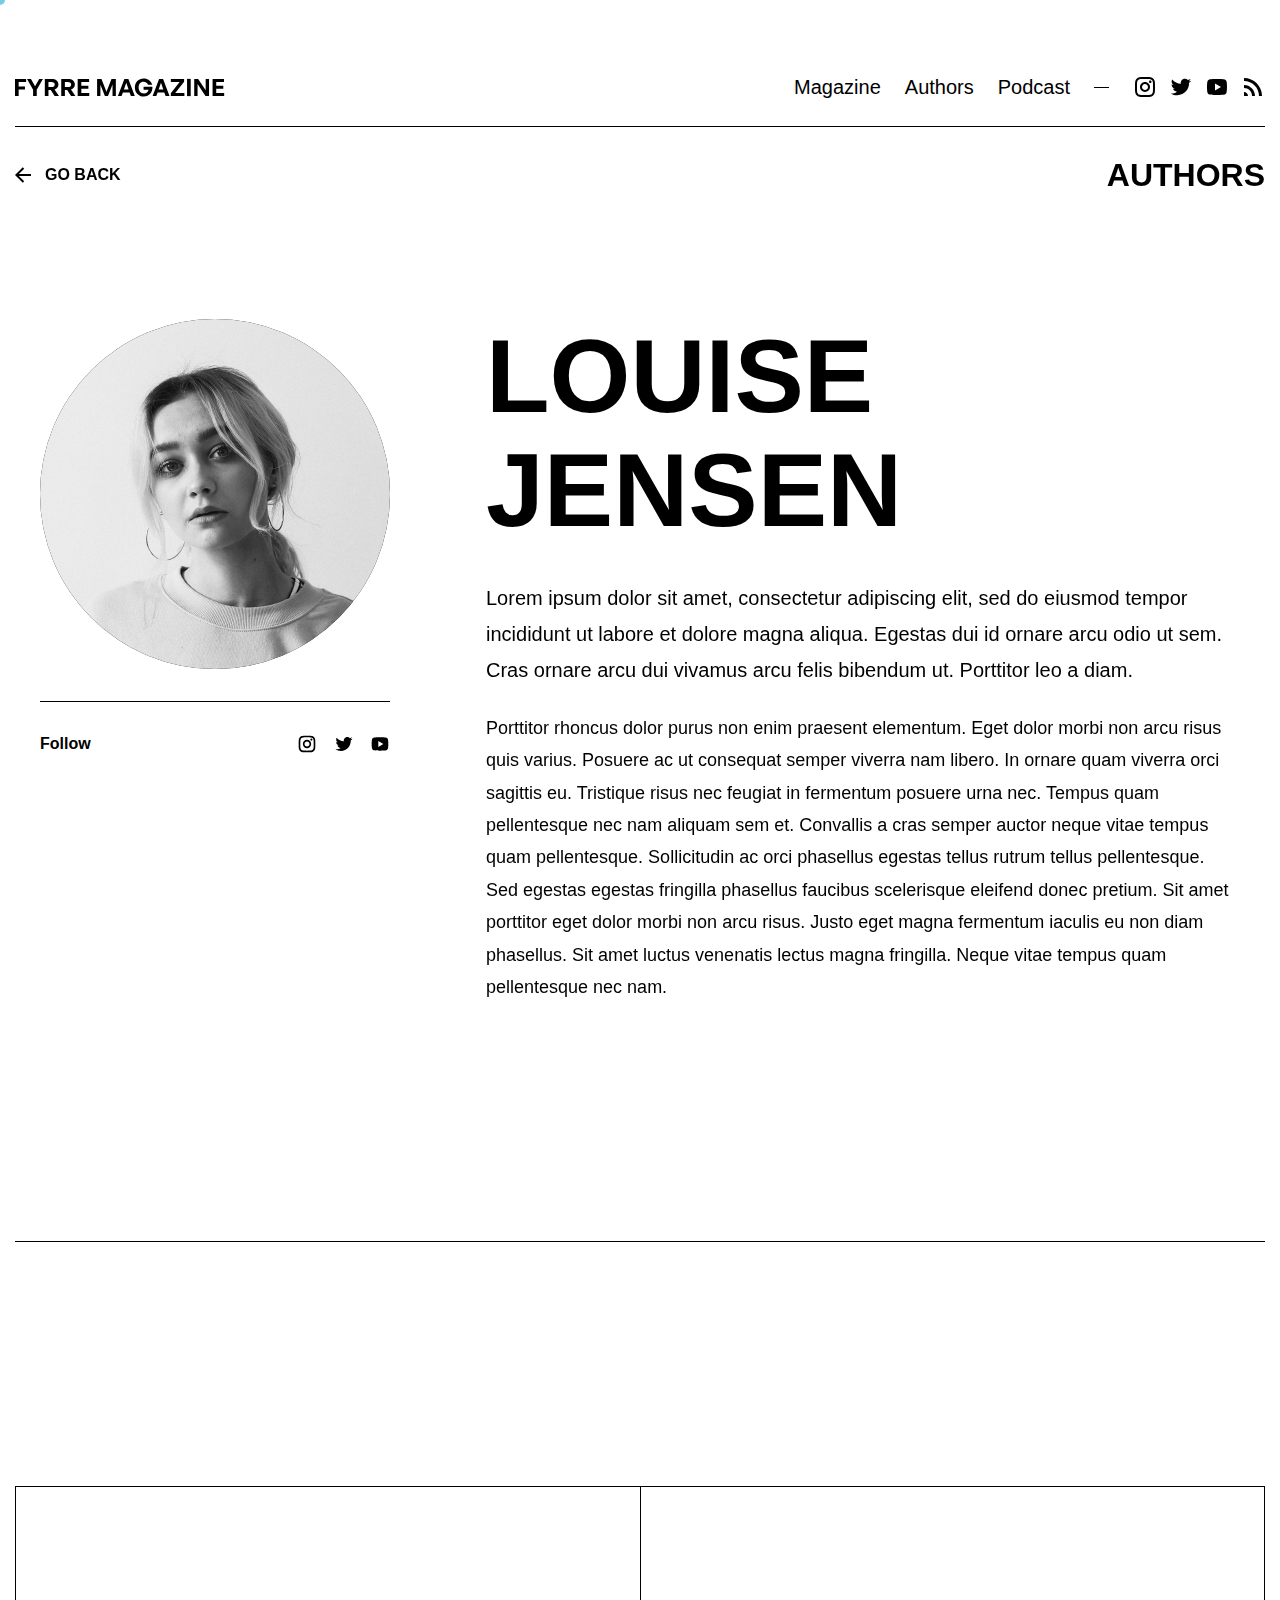
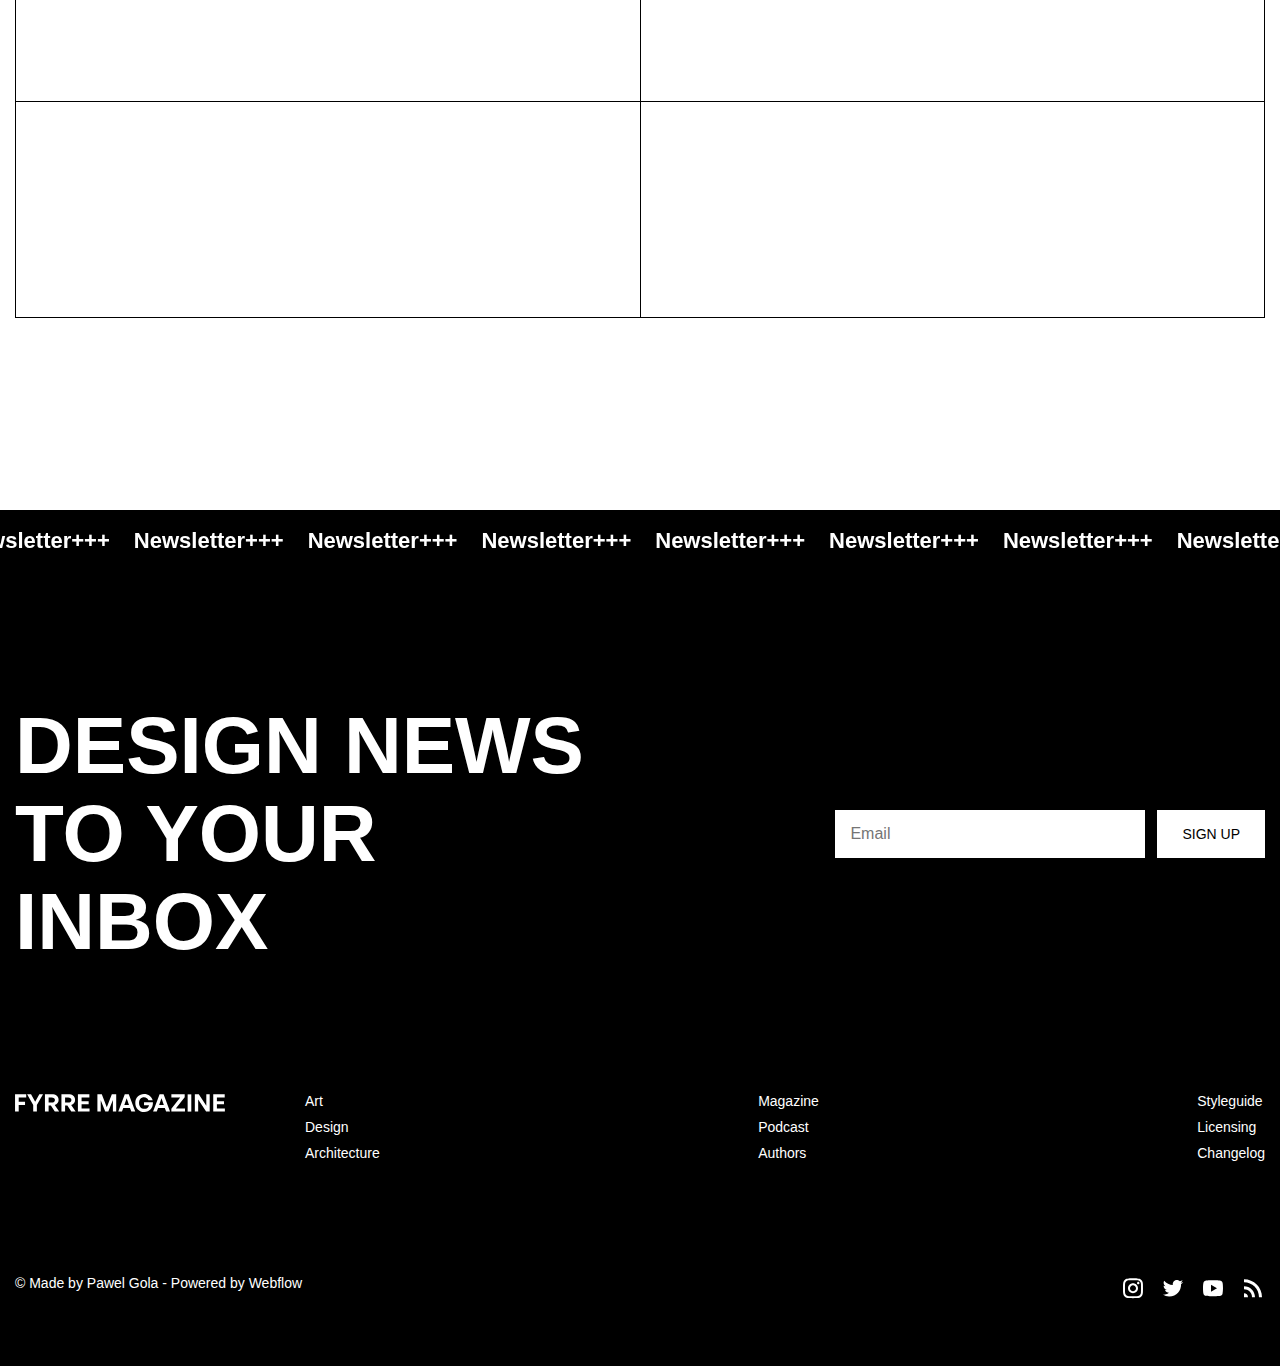
<file: pages/LouiseJensen.html>
<!DOCTYPE html>
<html lang="en">
<head>
    <meta charset="UTF-8">
    <meta http-equiv="X-UA-Compatible" content="IE=edge">
    <meta name="viewport" content="width=device-width, initial-scale=1.0">
    <title>Magazine</title>
    <link rel="stylesheet" href="../css/aos.css">
    <link href="https://api.fontshare.com/v2/css?f[]=general-sans@500,600,400&display=swap" rel="stylesheet">
    <link rel="stylesheet" href="../css/style.css">
</head>
<body>
    <div class="wrapper">
        <div class="cursor"></div>

        <header class="header">
            <div class="header__container">
                <div class="header__logo">
                    <a href="../index.html" class="header__link">
                        <img src="../img/logo.svg" alt="logo" class="header__logo-img">
                    </a>
                    <div class="header__burger" id="header__burger">
                        <span></span>
                        <span></span>
                        <span></span>
                    </div>
                </div>
                <div class="header__info">
                    <nav class="header__menu">
                        <ul class="header__list">
                            <li><a href="../pages/magazine.html" class="click">Magazine</a></li>
                            <li><a href="../pages/authors.html" class="click">Authors</a></li>
                            <li><a href="../pages/podcast.html" class="click">Podcast</a></li>
                        </ul>
                    </nav>
                    <div class="header__decor"></div>
                    <ul class="header__social">
                        <li>
                            <a href="#" class="click"><img src="../img/icons/insta.svg" alt="instagram" class="header__social-img"></a>
                        </li>
                        <li>
                            <a href="#" class="click"><img src="../img/icons/twitter.svg" alt="instagram" class="header__social-img"></a>
                        </li>
                        <li>
                            <a href="#" class="click"><img src="../img/icons/youtube.svg" alt="instagram" class="header__social-img"></a>
                        </li>
                        <li>
                            <a href="#" class="click"><img src="../img/icons/rss.svg" alt="instagram" class="header__social-img"></a>
                        </li>
                    </ul>
                </div>
            </div>
        </header>
        <main class="main">
            <section class="main__head-page">
                <div class="head-page__container">
                    <div data-aos="fade-left" data-aos-duration="600" class="head-page__back">
                        <a href="javascript:history.back()" class="head-page__more-button more-button">Go Back</a>
                    </div>
                    <a data-aos="fade-zoom-in" data-aos-duration="2000" href="./authors.html" class="head-page__back-title">Authors</a>
                </div>
            </section>

            <section class="main__article-offer-author">
                <div class="article-offer-author__container-small author_container">
                    <div class="article-offer__author author__article">
                        <div class="article-offer__author-box">
                            <div class="author__profile">
                                <div data-aos="fade-zoom-in" data-aos-duration="2200" class="author__avatar author-avatar">
                                    <img src="../img/main__authors/image1.png" alt="" class="author__avatar-img">
                                </div>
                            </div>
                            <div class="author__more">
                                <div class="more__el">
                                    <div class="more__title">
                                        Follow
                                    </div>
                                    <ul>
                                        <a href="#" class="more__social">
                                            <img src="../img/icons/insta.svg" class="more__img-social">
                                        </a>
                                        <a href="#" class="more__social">
                                            <img src="../img/icons/twitter.svg" class="more__img-social">
                                        </a>
                                        <a href="#" class="more__social">
                                            <img src="../img/icons/youtube.svg" class="more__img-social">
                                        </a>
                                    </ul>
                                </div>
                            </div>    
                        </div>
                    </div>

                    <div class="article-offer__offer">
                        <h3 data-aos="fade-up" data-aos-duration="1000" class="offer__head-title title">Louise Jensen</h3>
                        <div data-aos="fade-zoom-in" data-aos-duration="1600" class="offer__subtitle paragraph">
                            Lorem ipsum dolor sit amet, consectetur adipiscing elit, sed do eiusmod tempor incididunt ut labore et dolore magna aliqua. Egestas dui id ornare arcu odio ut sem. Cras ornare arcu dui vivamus arcu felis bibendum ut. Porttitor leo a diam.
                        </div>
                        <p data-aos="fade-zoom-in" data-aos-duration="1600" class="offer__paragraph paragraph">
                            Porttitor rhoncus dolor purus non enim praesent elementum. Eget dolor morbi non arcu risus quis varius. Posuere ac ut consequat semper viverra nam libero. In ornare quam viverra orci sagittis eu. Tristique risus nec feugiat in fermentum posuere urna nec. Tempus quam pellentesque nec nam aliquam sem et. Convallis a cras semper auctor neque vitae tempus quam pellentesque. Sollicitudin ac orci phasellus egestas tellus rutrum tellus pellentesque. Sed egestas egestas fringilla phasellus faucibus scelerisque eleifend donec pretium. Sit amet porttitor eget dolor morbi non arcu risus. Justo eget magna fermentum iaculis eu non diam phasellus. Sit amet luctus venenatis lectus magna fringilla. Neque vitae tempus quam pellentesque nec nam.
                        </p>
                    </div>
                </div>
            </section>

            <section class="main__latest-post latest-post-author">
                <div class="latest-post__container">
                    <div class="latest-post__head">
                        <div data-aos="fade-up" data-aos-duration="1000" class="latest-post__title title title-small">Articles by Louise Jensen</div>
                    </div>
                    <div class="offers__body">
                        <div class="articles__article">
                            <a data-aos="fade-zoom-in" data-aos-offset="2" data-aos-duration="1100" href="./hopeDiesLast.html" class="articles__img-link">
                                <img src="../img/main__articles/image2.jpg" alt="The best art museums" class="articles__img">
                            </a>
                            <div data-aos="fade-left" data-aos-offset="2" data-aos-duration="700" class="articles__offer">
                                <a href="./hopeDiesLast.html" class="articles__title">The best art museums</a>
                                <div class="articles__status status">
                                    <div class="status__info">
                                        <div class="status__info-el date">
                                            <div class="status__info-title">Date</div>
                                            <div class="status__info-info">16. March 2022</div>
                                        </div>
                                        <div class="status__info-el duration">
                                            <div class="status__info-title">Read</div>
                                            <div class="status__info-info">1 Min</div>
                                        </div>
                                    </div>
                                </div>
                            </div>
                        </div>
                        <div class="articles__article">
                            <a data-aos="fade-zoom-in" data-aos-offset="2" data-aos-duration="1100" href="./hopeDiesLast.html" class="articles__img-link">
                                <img src="../img/main__articles/image4.jpg" alt="An inde­struc­tible hope" class="articles__img">
                            </a>
                            <div data-aos="fade-left" data-aos-offset="2" data-aos-duration="700" class="articles__offer">
                                <a href="./hopeDiesLast.html" class="articles__title">An inde­struc­tible hope</a>
                                <div class="articles__status status">
                                    <div class="status__info">
                                        <div class="status__info-el date">
                                            <div class="status__info-title">Date</div>
                                            <div class="status__info-info">16. March 2022</div>
                                        </div>
                                        <div class="status__info-el duration">
                                            <div class="status__info-title">Read</div>
                                            <div class="status__info-info">1 Min</div>
                                        </div>
                                    </div>
                                </div>
                            </div>
                        </div>
                        <div class="articles__article">
                            <a data-aos="fade-zoom-in" data-aos-offset="2" data-aos-duration="1100" href="./hopeDiesLast.html" class="articles__img-link">
                                <img src="../img/main__articles/image6.jpg" alt="The chains of our lives" class="articles__img">
                            </a>
                            <div data-aos="fade-left" data-aos-offset="2" data-aos-duration="700" class="articles__offer">
                                <a href="./hopeDiesLast.html" class="articles__title">The chains of our lives</a>
                                <div class="articles__status status">
                                    <div class="status__info">
                                        <div class="status__info-el date">
                                            <div class="status__info-title">Date</div>
                                            <div class="status__info-info">16. March 2022</div>
                                        </div>
                                        <div class="status__info-el duration">
                                            <div class="status__info-title">Read</div>
                                            <div class="status__info-info">1 Min</div>
                                        </div>
                                    </div>
                                </div>
                            </div>
                        </div>
                        <div class="articles__article">
                            <a data-aos="fade-zoom-in" data-aos-offset="2" data-aos-duration="1100" href="./hopeDiesLast.html" class="articles__img-link">
                                <img src="../img/main__articles/image13.jpg" alt="Keep on smiling" class="articles__img">
                            </a>
                            <div data-aos="fade-left" data-aos-offset="2" data-aos-duration="700" class="articles__offer">
                                <a href="./hopeDiesLast.html" class="articles__title">Keep on smiling</a>
                                <div class="articles__status status">
                                    <div class="status__info">
                                        <div class="status__info-el date">
                                            <div class="status__info-title">Date</div>
                                            <div class="status__info-info">16. March 2022</div>
                                        </div>
                                        <div class="status__info-el duration">
                                            <div class="status__info-title">Read</div>
                                            <div class="status__info-info">1 Min</div>
                                        </div>
                                    </div>
                                </div>
                            </div>
                        </div>
                    </div>
                </div>
            </section>
        </main>
        <footer class="footer">
            <marquee behavior="alternate" direction="left" class="footer__ride-line">
                <div class="ride-line__box">
                    <p>Newsletter+++</p>
                    <p>Newsletter+++</p>
                    <p>Newsletter+++</p>
                    <p>Newsletter+++</p>
                    <p>Newsletter+++</p>
                    <p>Newsletter+++</p>
                    <p>Newsletter+++</p>
                    <p>Newsletter+++</p>
                    <p>Newsletter+++</p>
                    <p>Newsletter+++</p>
                    <p>Newsletter+++</p>
                    <p>Newsletter+++</p>
                    <p>Newsletter+++</p>
                    <p>Newsletter+++</p>
                    <p>Newsletter+++</p>
                    <p>Newsletter+++</p>
                    <p>Newsletter+++</p>
                    <p>Newsletter+++</p>
                    <p>Newsletter+++</p>
                    <p>Newsletter+++</p>
                    <p>Newsletter+++</p>
                    <p>Newsletter+++</p>
                    <p>Newsletter+++</p>
                    <p>Newsletter+++</p>
                    <p>Newsletter+++</p>
                    <p>Newsletter+++</p>
                    <p>Newsletter+++</p>
                    <p>Newsletter+++</p>
                    <p>Newsletter+++</p>
                    <p>Newsletter+++</p>
                    <p>Newsletter+++</p>
                    <p>Newsletter+++</p>
                    <p>Newsletter+++</p>
                    <p>Newsletter+++</p>
                    <p>Newsletter+++</p>
                    <p>Newsletter+++</p>
                    <p>Newsletter+++</p>
                    <p>Newsletter+++</p>
                    <p>Newsletter+++</p>
                    <p>Newsletter+++</p>
                    <p>Newsletter+++</p>
                    <p>Newsletter+++</p>
                    <p>Newsletter+++</p>
                    <p>Newsletter+++</p>
                    <p>Newsletter+++</p>
                    <p>Newsletter+++</p>
                    <p>Newsletter+++</p>
                    <p>Newsletter+++</p>
                    <p>Newsletter+++</p>
                    <p>Newsletter+++</p>
                    <p>Newsletter+++</p>
                    <p>Newsletter+++</p>
                    <p>Newsletter+++</p>
                    <p>Newsletter+++</p>
                    <p>Newsletter+++</p>
                    <p>Newsletter+++</p>
                    <p>Newsletter+++</p>
                    <p>Newsletter+++</p>
                    <p>Newsletter+++</p>
                    <p>Newsletter+++</p>
                    <p>Newsletter+++</p>
                    <p>Newsletter+++</p>
                    <p>Newsletter+++</p>
                    <p>Newsletter+++</p>
                    <p>Newsletter+++</p>
                    <p>Newsletter+++</p>
                    <p>Newsletter+++</p>
                    <p>Newsletter+++</p>
                    <p>Newsletter+++</p>
                    <p>Newsletter+++</p>
                    <p>Newsletter+++</p>
                    <p>Newsletter+++</p>
                    <p>Newsletter+++</p>
                    <p>Newsletter+++</p>
                    <p>Newsletter+++</p>
                    <p>Newsletter+++</p>
                    <p>Newsletter+++</p>
                    <p>Newsletter+++</p>
                    <p>Newsletter+++</p>
                    <p>Newsletter+++</p>
                    <p>Newsletter+++</p>
                    <p>Newsletter+++</p>
                    <p>Newsletter+++</p>
                    <p>Newsletter+++</p>
                    <p>Newsletter+++</p>
                    <p>Newsletter+++</p>
                    <p>Newsletter+++</p>
                    <p>Newsletter+++</p>
                    <p>Newsletter+++</p>
                    <p>Newsletter+++</p>
                    <p>Newsletter+++</p>
                    <p>Newsletter+++</p>
                    <p>Newsletter+++</p>
                    <p>Newsletter+++</p>
                    <p>Newsletter+++</p>
                    <p>Newsletter+++</p>
                    <p>Newsletter+++</p>
                    <p>Newsletter+++</p>
                    <p>Newsletter+++</p>
                    <p>Newsletter+++</p>
                    <p>Newsletter+++</p>
                    <p>Newsletter+++</p>
                    <p>Newsletter+++</p>
                    <p>Newsletter+++</p>
                    <p>Newsletter+++</p>
                    <p>Newsletter+++</p>
                    <p>Newsletter+++</p>
                    <p>Newsletter+++</p>
                    <p>Newsletter+++</p>
                    <p>Newsletter+++</p>
                    <p>Newsletter+++</p>
                    <p>Newsletter+++</p>
                    <p>Newsletter+++</p>
                    <p>Newsletter+++</p>
                    <p>Newsletter+++</p>
                    <p>Newsletter+++</p>
                    <p>Newsletter+++</p>
                    <p>Newsletter+++</p>
                    <p>Newsletter+++</p>
                    <p>Newsletter+++</p>
                    <p>Newsletter+++</p>
                    <p>Newsletter+++</p>
                    <p>Newsletter+++</p>
                    <p>Newsletter+++</p>
                    <p>Newsletter+++</p>
                    <p>Newsletter+++</p>
                    <p>Newsletter+++</p>
                    <p>Newsletter+++</p>
                    <p>Newsletter+++</p>
                    <p>Newsletter+++</p>
                    <p>Newsletter+++</p>
                    <p>Newsletter+++</p>
                    <p>Newsletter+++</p>
                    <p>Newsletter+++</p>
                    <p>Newsletter+++</p>
                    <p>Newsletter+++</p>
                    <p>Newsletter+++</p>
                    <p>Newsletter+++</p>
                    <p>Newsletter+++</p>
                    <p>Newsletter+++</p>
                    <p>Newsletter+++</p>
                    <p>Newsletter+++</p>
                    <p>Newsletter+++</p>
                    <p>Newsletter+++</p>
                    <p>Newsletter+++</p>
                    <p>Newsletter+++</p>
                    <p>Newsletter+++</p>
                    <p>Newsletter+++</p>
                    <p>Newsletter+++</p>
                    <p>Newsletter+++</p>
                    <p>Newsletter+++</p>
                    <p>Newsletter+++</p>
                    <p>Newsletter+++</p>
                    <p>Newsletter+++</p>
                    <p>Newsletter+++</p>
                    <p>Newsletter+++</p>
                    <p>Newsletter+++</p>
                    <p>Newsletter+++</p>
                    <p>Newsletter+++</p>
                    <p>Newsletter+++</p>
                    <p>Newsletter+++</p>
                    <p>Newsletter+++</p>
                    <p>Newsletter+++</p>
                    <p>Newsletter+++</p>
                    <p>Newsletter+++</p>
                    <p>Newsletter+++</p>
                    <p>Newsletter+++</p>
                    <p>Newsletter+++</p>
                    <p>Newsletter+++</p>
                    <p>Newsletter+++</p>
                    <p>Newsletter+++</p>
                    <p>Newsletter+++</p>
                    <p>Newsletter+++</p>
                    <p>Newsletter+++</p>
                    <p>Newsletter+++</p>
                    <p>Newsletter+++</p>
                    <p>Newsletter+++</p>
                    <p>Newsletter+++</p>
                    <p>Newsletter+++</p>
                    <p>Newsletter+++</p>
                    <p>Newsletter+++</p>
                    <p>Newsletter+++</p>
                    <p>Newsletter+++</p>
                    <p>Newsletter+++</p>
                    <p>Newsletter+++</p>
                    <p>Newsletter+++</p>
                    <p>Newsletter+++</p>
                    <p>Newsletter+++</p>
                    <p>Newsletter+++</p>
                    <p>Newsletter+++</p>
                    <p>Newsletter+++</p>
                    <p>Newsletter+++</p>
                    <p>Newsletter+++</p>
                    <p>Newsletter+++</p>
                    <p>Newsletter+++</p>
                    <p>Newsletter+++</p>
                    <p>Newsletter+++</p>
                    <p>Newsletter+++</p>
                </div>
            </marquee>
            <div class="footer__container">
                <div class="footer__head">
                    <div class="footer__title title title-white">Design News to your inbox</div>
                    <div class="footer__form">
                        <input type="text" class="form__input" placeholder="Email">
                        <button class="form__button button button-white">Sign Up</button>
                    </div>
                </div>
                <div class="footer__body">
                    <a href="#" class="footer__logo">
                        <img src="../img/footer-logo.svg" alt="">
                    </a>
                    <nav class="footer__navigation">
                        <ul class="footer__menu">
                            <a href="./magazine.html" class="footer__link">Art</a>
                            <a href="./magazine.html" class="footer__link">Design</a>
                            <a href="./magazine.html" class="footer__link">Architecture</a>
                        </ul>
                        <ul class="footer__menu">
                            <a href="./magazine.html" class="footer__link">Magazine</a>
                            <a href="./podcast.html" class="footer__link">Podcast</a>
                            <a href="./authors.html" class="footer__link">Authors</a>
                        </ul>
                        <ul class="footer__menu">
                            <a href="#" class="footer__link">Styleguide</a>
                            <a href="#" class="footer__link">Licensing</a>
                            <a href="#" class="footer__link">Changelog</a>
                        </ul>
                    </nav>
                </div>
                <div class="footer__bottom">
                    <div class="footer__copyright">© Made by Pawel Gola - Powered by Webflow</div>
                    <ul class="footer__social">
                        <a href="#" class="social__link">
                            <img src="../img/icons/white/instagram.svg" alt="insta">
                        </a>
                        <a href="#" class="social__link">
                            <img src="../img/icons/white/twitter.svg" alt="twitter">
                        </a>
                        <a href="#" class="social__link">
                            <img src="../img/icons/white/youtube.svg" alt="youtube">
                        </a>
                        <a href="#" class="social__link">
                            <img src="../img/icons/white/rss.svg" alt="rss">
                        </a>
                    </ul>
                </div>
            </div>
        </footer>
    </div>

    <script src="../js/burger.js"></script>
    <script src="../js/events.js"></script>
    <script>
        const fixedBlock = document.querySelector('.article-offer__author-box'),
			filters = document.querySelector('.article-offer__author'),
			gutter = 15,
            gutter2 = 20,
			container = document.querySelector('.article-offer-author__container-small'),
			offsetLeft = container.offsetLeft + gutter,
			filtersOffsetTop = filters.offsetTop - gutter2,
			filtersWidth = filters.offsetWidth,
			smallOffset = gutter;

        const fixedScrollBlock = () => {
            let scrollDistance = window.scrollY;
            filters.style.minWidth = `${filtersWidth}px`;

            if (scrollDistance > (filtersOffsetTop - gutter) && scrollDistance <= (filters.offsetHeight + filtersOffsetTop)) {
                fixedBlock.style.left = `${offsetLeft}px`;
                fixedBlock.style.width = `${filtersWidth}px`;
                fixedBlock.classList.remove('absolute');
                fixedBlock.classList.add('fixed');
            } else {
                fixedBlock.style.left = `0px`;
                fixedBlock.style.width = `100%`;
                fixedBlock.classList.remove('fixed');
            }

            if (scrollDistance >= (filtersOffsetTop - smallOffset) + filters.offsetHeight - fixedBlock.offsetHeight) {
                fixedBlock.classList.add('absolute');
                fixedBlock.style.left = `0px`;
                fixedBlock.style.width = `100%`;
                fixedBlock.classList.remove('fixed');
            }
        };

        window.addEventListener('scroll', fixedScrollBlock);
    </script>

    <script src="../js/aos.js"></script>
    <script>
        AOS.init();
    </script>
</body>
</html>
</file>
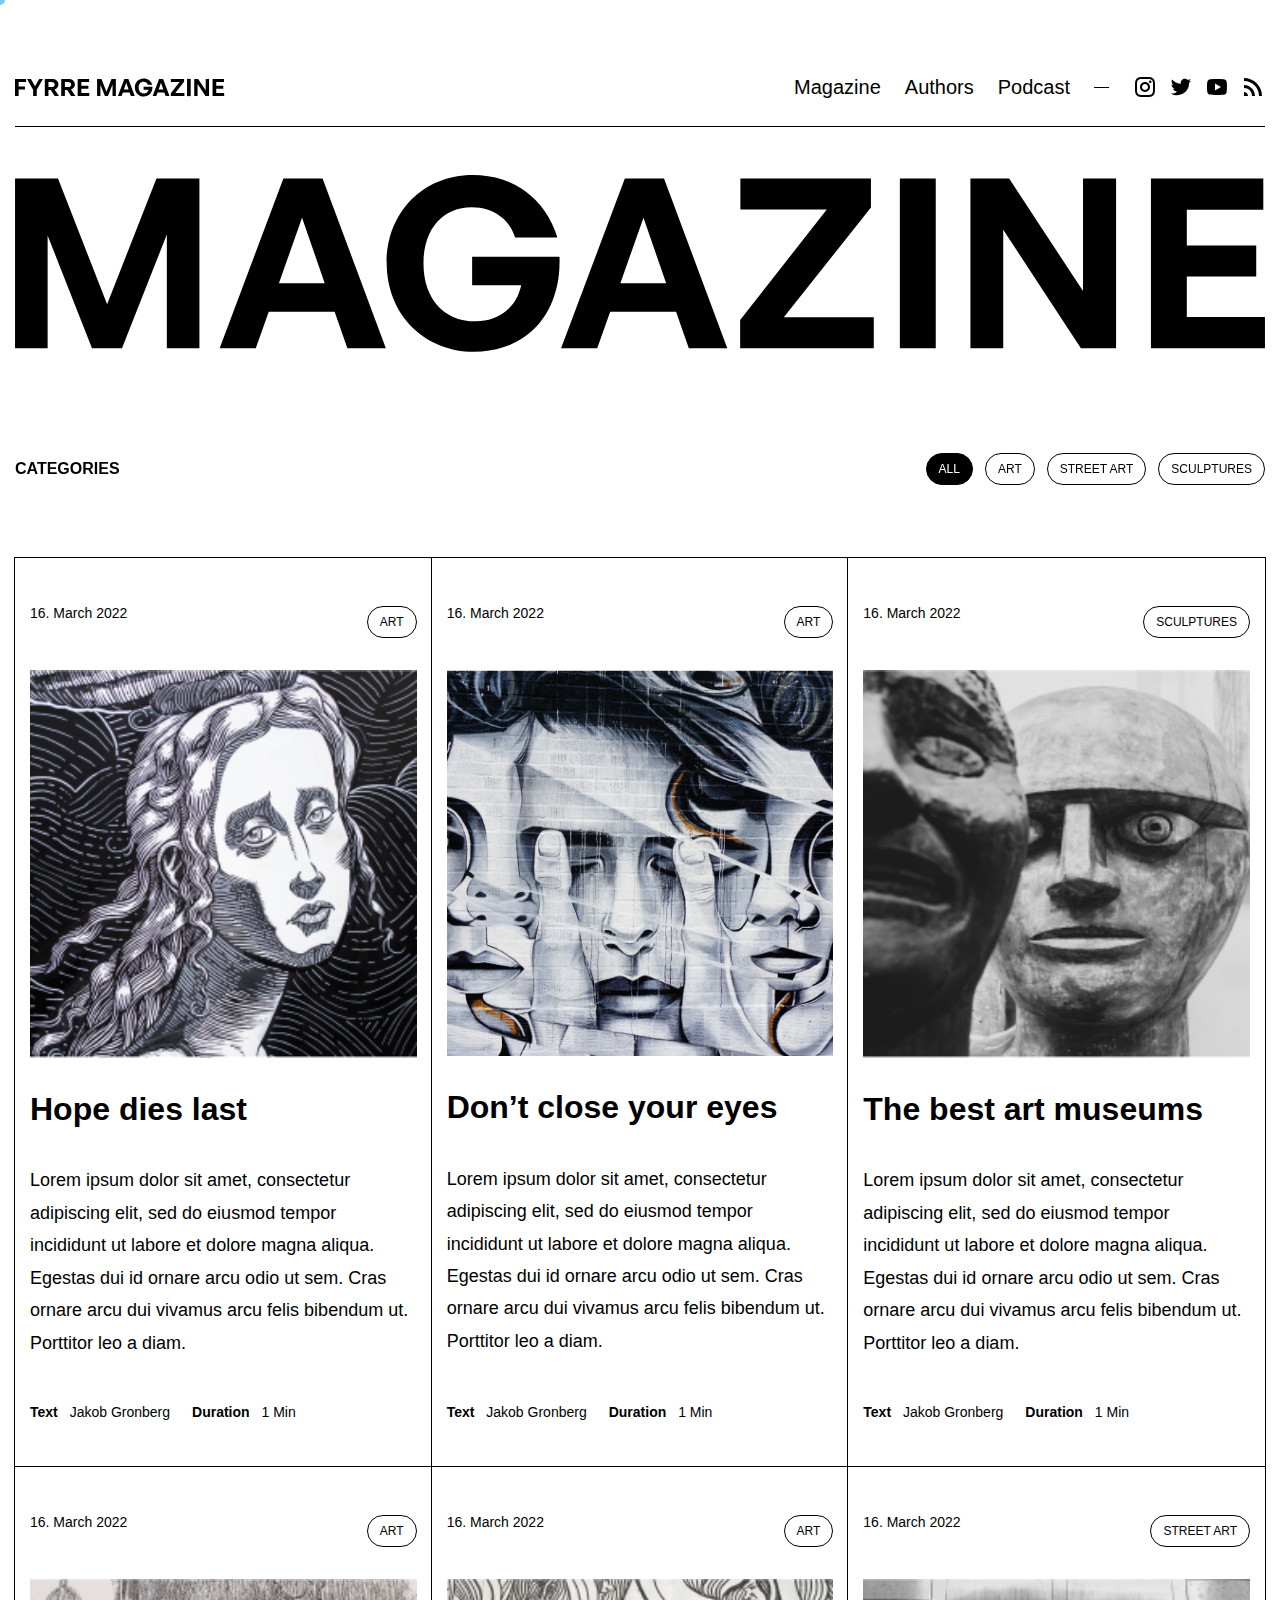
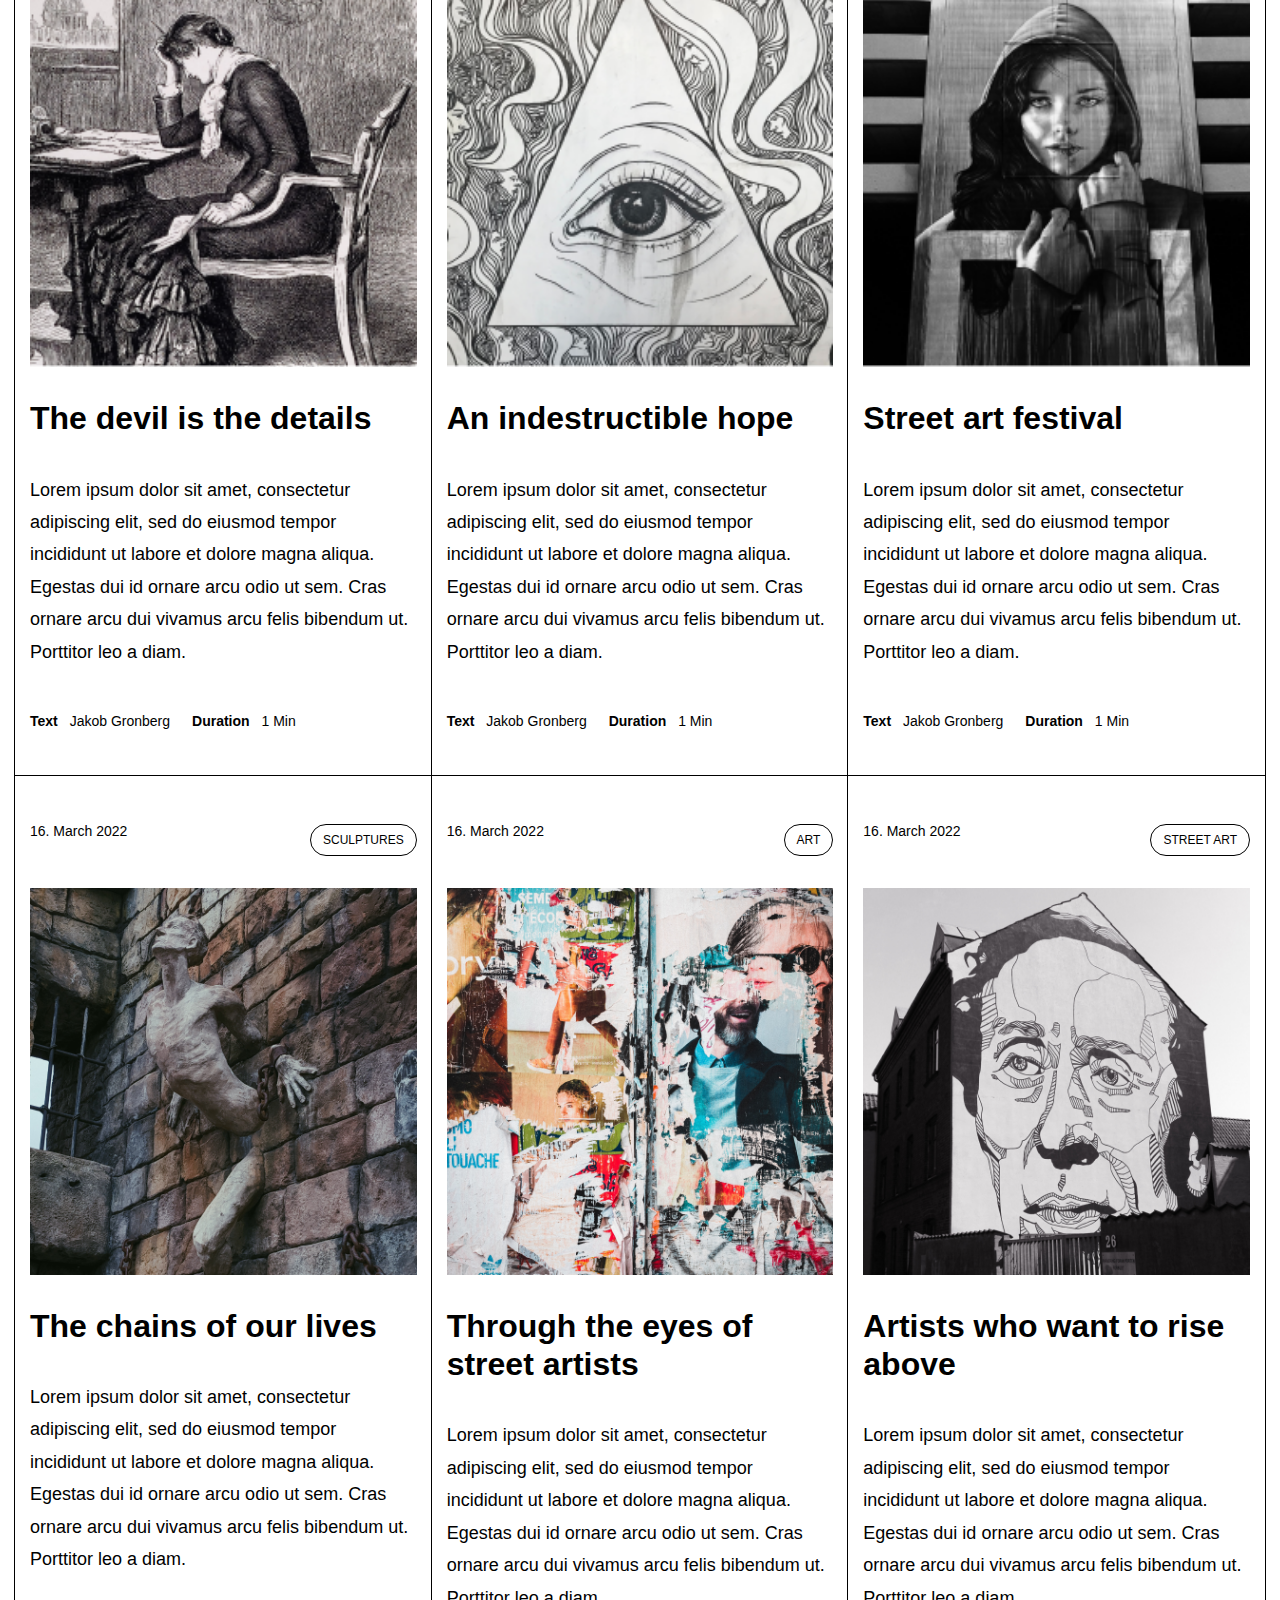
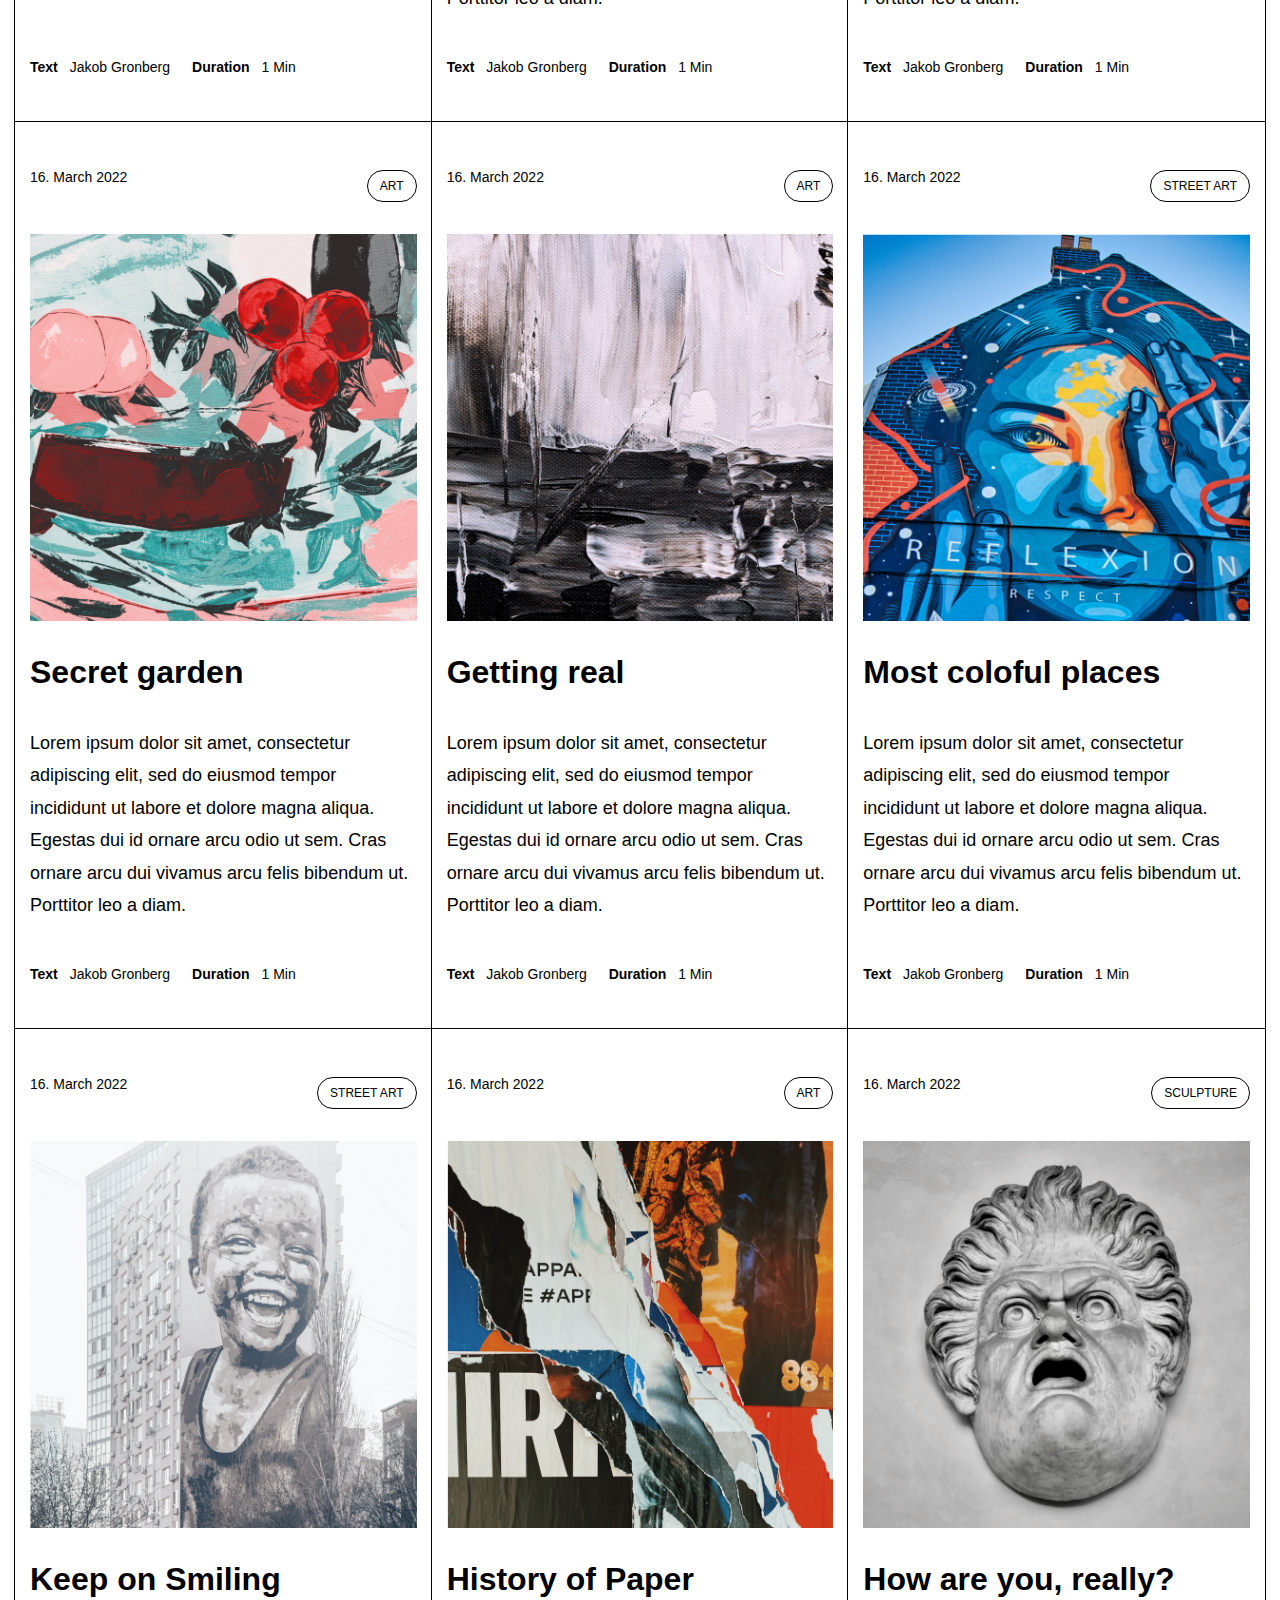
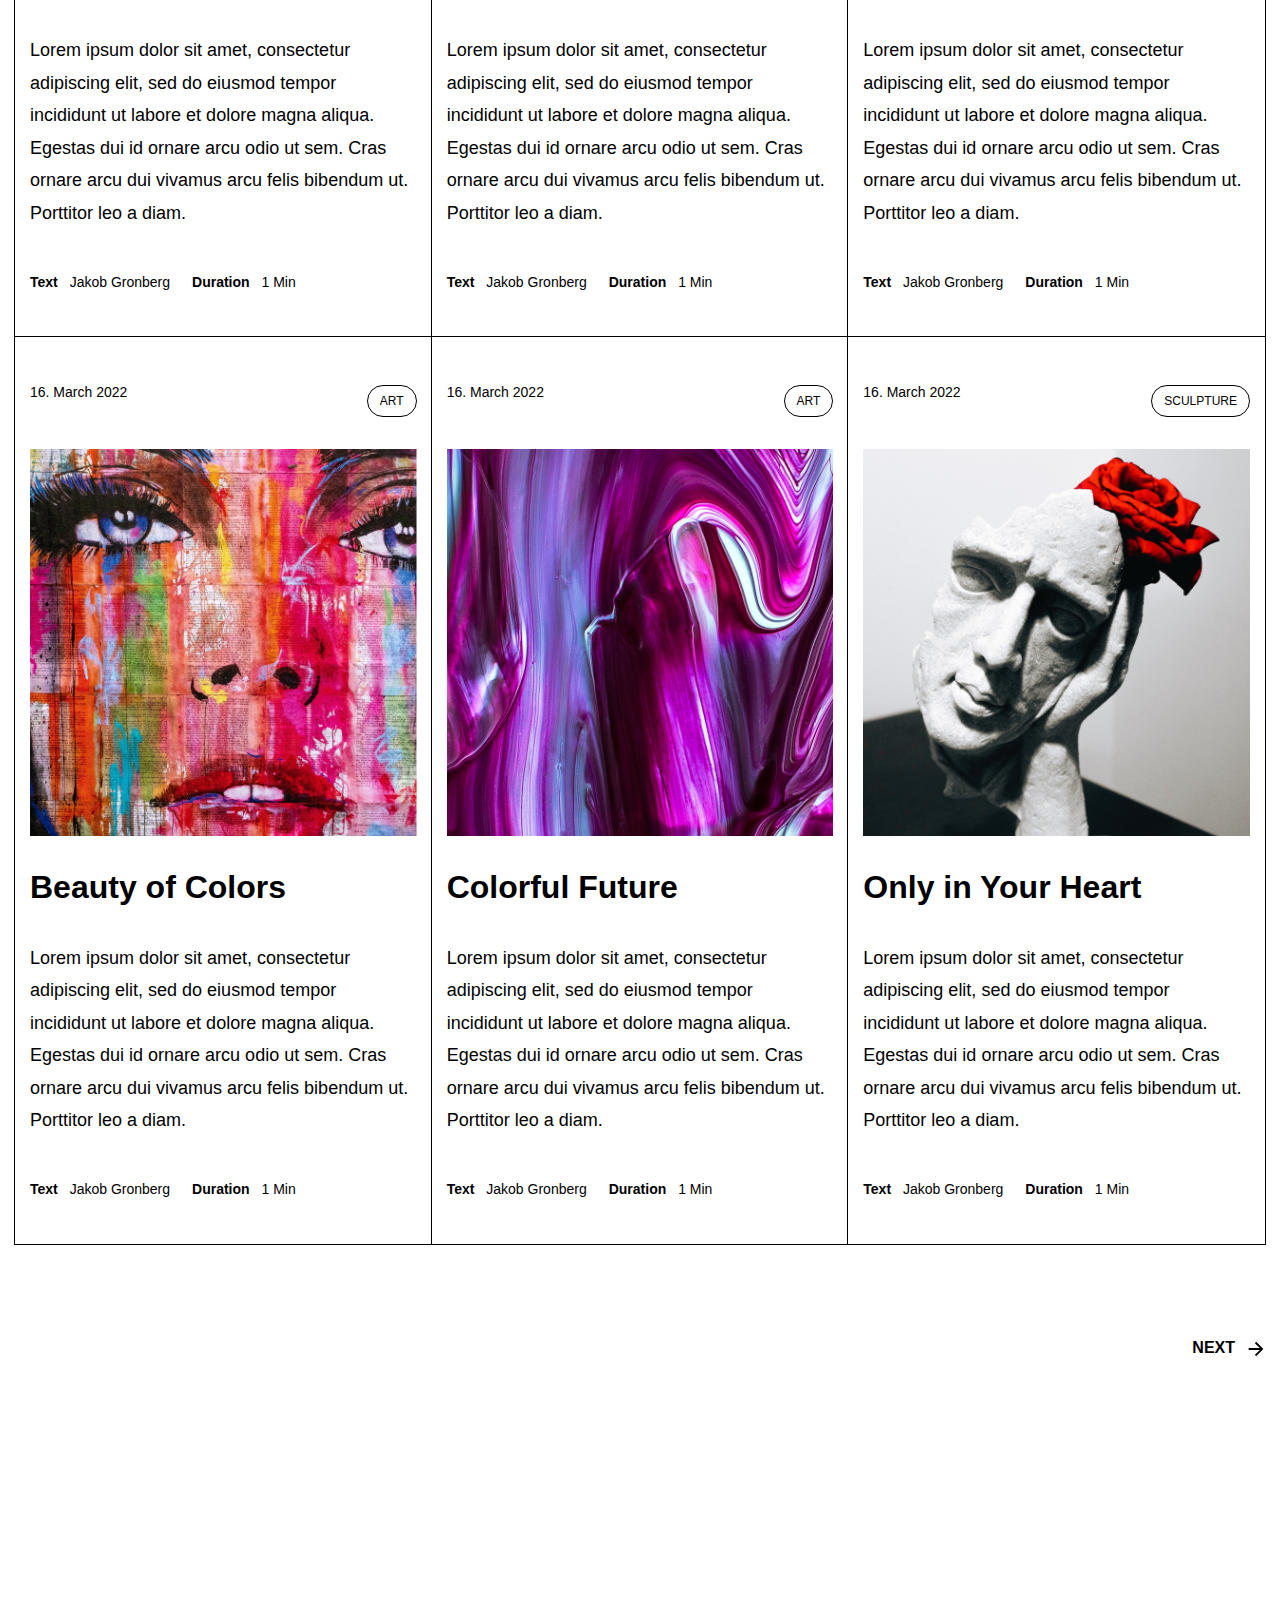
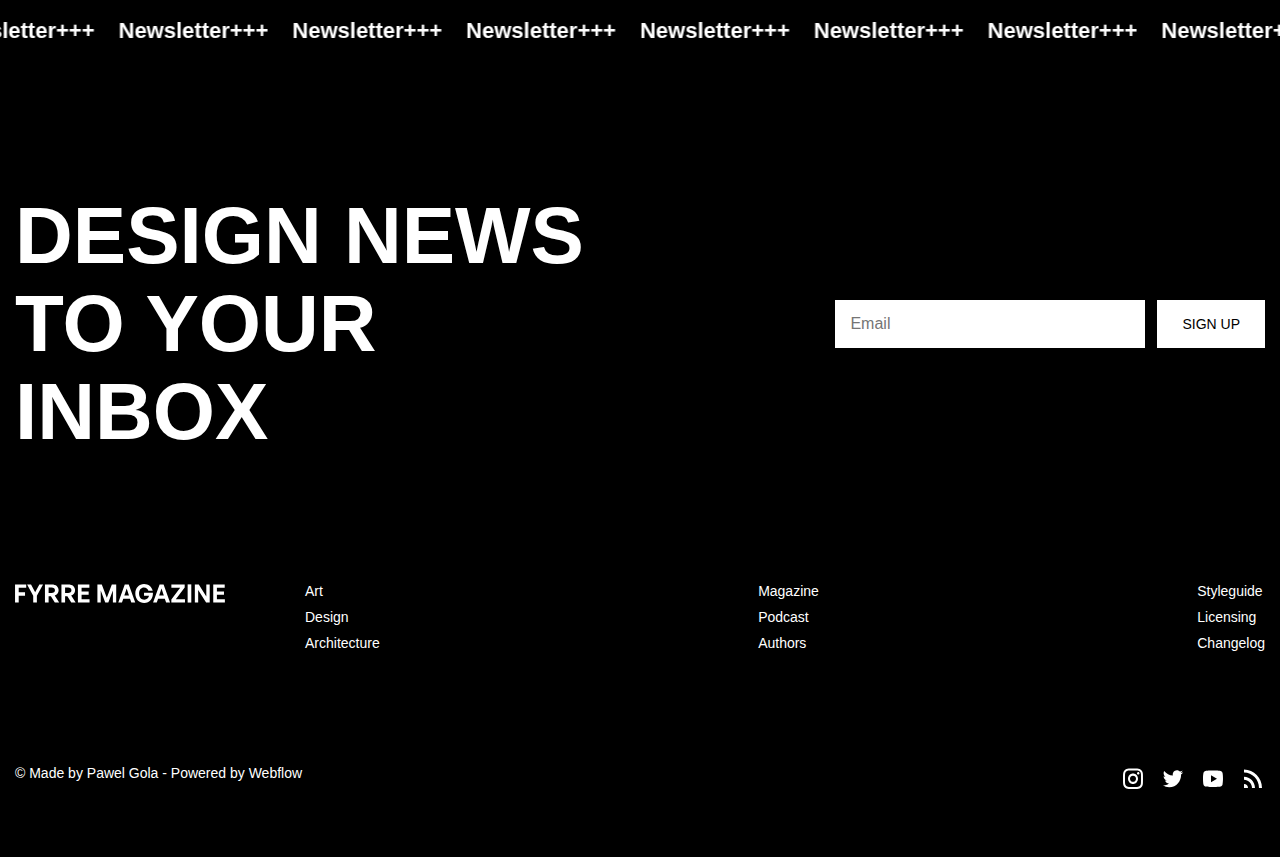
<file: pages/magazine.html>
<!DOCTYPE html>
<html lang="en">
<head>
    <meta charset="UTF-8">
    <meta http-equiv="X-UA-Compatible" content="IE=edge">
    <meta name="viewport" content="width=device-width, initial-scale=1.0">
    <title>Magazine</title>
    <link href="https://api.fontshare.com/v2/css?f[]=general-sans@500,600,400&display=swap" rel="stylesheet">
    <link rel="stylesheet" href="../css/aos.css">
    <link rel="stylesheet" href="../css/style.css">
</head>
<body>
    <div class="wrapper">
        <div class="cursor"></div>

        <header class="header">
            <div class="header__container">
                <div class="header__logo">
                    <a href="../index.html" class="header__link">
                        <img src="../img/logo.svg" alt="logo" class="header__logo-img">
                    </a>
                    <div class="header__burger" id="header__burger">
                        <span></span>
                        <span></span>
                        <span></span>
                    </div>
                </div>
                <div class="header__info">
                    <nav class="header__menu">
                        <ul class="header__list">
                            <li><a href="../pages/magazine.html" class="click">Magazine</a></li>
                            <li><a href="../pages/authors.html" class="click">Authors</a></li>
                            <li><a href="../pages/podcast.html" class="click">Podcast</a></li>
                        </ul>
                    </nav>
                    <div class="header__decor"></div>
                    <ul class="header__social">
                        <li>
                            <a href="#" class="click"><img src="../img/icons/insta.svg" alt="instagram" class="header__social-img"></a>
                        </li>
                        <li>
                            <a href="#" class="click"><img src="../img/icons/twitter.svg" alt="instagram" class="header__social-img"></a>
                        </li>
                        <li>
                            <a href="#" class="click"><img src="../img/icons/youtube.svg" alt="instagram" class="header__social-img"></a>
                        </li>
                        <li>
                            <a href="#" class="click"><img src="../img/icons/rss.svg" alt="instagram" class="header__social-img"></a>
                        </li>
                    </ul>
                </div>
            </div>
        </header>
        <main class="main">
            <section class="main__title">
                <div class="title__container">
                    <div data-aos="fade-zoom-in" data-aos-duration="1600" class="title__row1">
                        <img src="../img/main__title/Magazine.svg" alt="Magazine" class="title__title">
                    </div>
                </div>
            </section>
            <section class="main__offers">
                <div class="offers__container">
                    <div data-aos="fade-up" data-aos-duration="1000" class="offers__head">
                        <div data-aos="fade-zoom-in" data-aos-duration="1600" class="offers__title title">Categories</div>
                        <div class="offers__categories categories">
                            <div data-action="item" data-category="all" class="categories__label label category__all-label category-active">All</div>
                            <div data-action="item" data-category="art" class="categories__label label category__art-label">Art</div>
                            <div data-action="item" data-category="streetArt" class="categories__label label category__street-art-label">Street Art</div>
                            <div data-action="item" data-category="sculptures" class="categories__label label category__sculptures-label">Sculptures</div>
                        </div>
                    </div>
                    <div class="offers__body">
                        <div class="offers__offer offer category-art">
                            <div class="offer__box">
                                <div class="offer__hat">
                                    <div class="offer__date">16. March 2022</div>
                                    <div class="offer__category-mark label">Art</div>
                                </div>
                                <a href="./hopeDiesLast.html" class="offer__image-box">
                                    <img src="../img/main__articles/image1.jpg" alt="Hope dies last" class="offer__img">
                                </a>
                                <div class="offer__body">
                                    <a href="./hopeDiesLast.html" class="offer__title">Hope dies last</a>
                                    <p class="offer__paragraph paragraph">
                                        Lorem ipsum dolor sit amet, consectetur adipiscing elit, sed do eiusmod tempor incididunt ut labore et dolore magna aliqua. Egestas dui id ornare arcu odio ut sem. Cras ornare arcu dui vivamus arcu felis bibendum ut. Porttitor leo a diam.
                                    </p>
                                    <div class="offer__info">
                                        <div class="offer__text">
                                            <span class="text">Text</span>
                                            <span>Jakob Gronberg</span>
                                        </div>
                                        <div class="offer__duration">
                                            <span class="duration">Duration</span>
                                            <span>1 Min</span>
                                        </div>
                                    </div>
                                </div>
                            </div>
                        </div>
                        <div class="offers__offer offer category-art">
                            <div class="offer__box">
                                <div class="offer__hat">
                                    <div class="offer__date">16. March 2022</div>
                                    <div class="offer__category-mark label">Art</div>
                                </div>
                                <a href="./hopeDiesLast.html" class="offer__image-box">
                                    <img src="../img/main__articles/image1.2.jpg" alt="Don’t close your eyes" class="offer__img">
                                </a>
                                <div class="offer__body">
                                    <a href="./hopeDiesLast.html" class="offer__title">Don’t close your eyes</a>
                                    <p class="offer__paragraph paragraph">
                                        Lorem ipsum dolor sit amet, consectetur adipiscing elit, sed do eiusmod tempor incididunt ut labore et dolore magna aliqua. Egestas dui id ornare arcu odio ut sem. Cras ornare arcu dui vivamus arcu felis bibendum ut. Porttitor leo a diam.
                                    </p>
                                    <div class="offer__info">
                                        <div class="offer__text">
                                            <span class="text">Text</span>
                                            <span>Jakob Gronberg</span>
                                        </div>
                                        <div class="offer__duration">
                                            <span class="duration">Duration</span>
                                            <span>1 Min</span>
                                        </div>
                                    </div>
                                </div>
                            </div>
                        </div>
                        <div class="offers__offer offer category-sculptures">
                            <div class="offer__box">
                                <div class="offer__hat">
                                    <div class="offer__date">16. March 2022</div>
                                    <div class="offer__category-mark label">Sculptures</div>
                                </div>
                                <a href="./hopeDiesLast.html" class="offer__image-box">
                                    <img src="../img/main__articles/image2.jpg" alt="The best art museums" class="offer__img">
                                </a>
                                <div class="offer__body">
                                    <a href="./hopeDiesLast.html" class="offer__title">The best art museums</a>
                                    <p class="offer__paragraph paragraph">
                                        Lorem ipsum dolor sit amet, consectetur adipiscing elit, sed do eiusmod tempor incididunt ut labore et dolore magna aliqua. Egestas dui id ornare arcu odio ut sem. Cras ornare arcu dui vivamus arcu felis bibendum ut. Porttitor leo a diam.
                                    </p>
                                    <div class="offer__info">
                                        <div class="offer__text">
                                            <span class="text">Text</span>
                                            <span>Jakob Gronberg</span>
                                        </div>
                                        <div class="offer__duration">
                                            <span class="duration">Duration</span>
                                            <span>1 Min</span>
                                        </div>
                                    </div>
                                </div>
                            </div>
                        </div>

                        <div class="offers__offer offer category-art">
                            <div class="offer__box">
                                <div class="offer__hat">
                                    <div class="offer__date">16. March 2022</div>
                                    <div class="offer__category-mark label">Art</div>
                                </div>
                                <a href="./hopeDiesLast.html" class="offer__image-box">
                                    <img src="../img/main__articles/image3.jpg" alt="The devil is the details" class="offer__img">
                                </a>
                                <div class="offer__body">
                                    <a href="./hopeDiesLast.html" class="offer__title">The devil is the details</a>
                                    <p class="offer__paragraph paragraph">
                                        Lorem ipsum dolor sit amet, consectetur adipiscing elit, sed do eiusmod tempor incididunt ut labore et dolore magna aliqua. Egestas dui id ornare arcu odio ut sem. Cras ornare arcu dui vivamus arcu felis bibendum ut. Porttitor leo a diam.
                                    </p>
                                    <div class="offer__info">
                                        <div class="offer__text">
                                            <span class="text">Text</span>
                                            <span>Jakob Gronberg</span>
                                        </div>
                                        <div class="offer__duration">
                                            <span class="duration">Duration</span>
                                            <span>1 Min</span>
                                        </div>
                                    </div>
                                </div>
                            </div>
                        </div>
                        <div class="offers__offer offer category-art">
                            <div class="offer__box">
                                <div class="offer__hat">
                                    <div class="offer__date">16. March 2022</div>
                                    <div class="offer__category-mark label">Art</div>
                                </div>
                                <a href="./hopeDiesLast.html" class="offer__image-box">
                                    <img src="../img/main__articles/image4.jpg" alt="An indestructible hope" class="offer__img">
                                </a>
                                <div class="offer__body">
                                    <a href="./hopeDiesLast.html" class="offer__title">An indestructible hope</a>
                                    <p class="offer__paragraph paragraph">
                                        Lorem ipsum dolor sit amet, consectetur adipiscing elit, sed do eiusmod tempor incididunt ut labore et dolore magna aliqua. Egestas dui id ornare arcu odio ut sem. Cras ornare arcu dui vivamus arcu felis bibendum ut. Porttitor leo a diam.
                                    </p>
                                    <div class="offer__info">
                                        <div class="offer__text">
                                            <span class="text">Text</span>
                                            <span>Jakob Gronberg</span>
                                        </div>
                                        <div class="offer__duration">
                                            <span class="duration">Duration</span>
                                            <span>1 Min</span>
                                        </div>
                                    </div>
                                </div>
                            </div>
                        </div>
                        <div class="offers__offer offer category-street-art">
                            <div class="offer__box">
                                <div class="offer__hat">
                                    <div class="offer__date">16. March 2022</div>
                                    <div class="offer__category-mark label">Street Art</div>
                                </div>
                                <a href="./hopeDiesLast.html" class="offer__image-box">
                                    <img src="../img/main__articles/image5.jpg" alt="Street art festival" class="offer__img">
                                </a>
                                <div class="offer__body">
                                    <a href="./hopeDiesLast.html" class="offer__title">Street art festival</a>
                                    <p class="offer__paragraph paragraph">
                                        Lorem ipsum dolor sit amet, consectetur adipiscing elit, sed do eiusmod tempor incididunt ut labore et dolore magna aliqua. Egestas dui id ornare arcu odio ut sem. Cras ornare arcu dui vivamus arcu felis bibendum ut. Porttitor leo a diam.
                                    </p>
                                    <div class="offer__info">
                                        <div class="offer__text">
                                            <span class="text">Text</span>
                                            <span>Jakob Gronberg</span>
                                        </div>
                                        <div class="offer__duration">
                                            <span class="duration">Duration</span>
                                            <span>1 Min</span>
                                        </div>
                                    </div>
                                </div>
                            </div>
                        </div>

                        <div class="offers__offer offer category-sculptures">
                            <div class="offer__box">
                                <div class="offer__hat">
                                    <div class="offer__date">16. March 2022</div>
                                    <div class="offer__category-mark label">Sculptures</div>
                                </div>
                                <a href="./hopeDiesLast.html" class="offer__image-box">
                                    <img src="../img/main__articles/image7.jpg" alt="The chains of our lives" class="offer__img">
                                </a>
                                <div class="offer__body">
                                    <a href="./hopeDiesLast.html" class="offer__title">The chains of our lives</a>
                                    <p class="offer__paragraph paragraph">
                                        Lorem ipsum dolor sit amet, consectetur adipiscing elit, sed do eiusmod tempor incididunt ut labore et dolore magna aliqua. Egestas dui id ornare arcu odio ut sem. Cras ornare arcu dui vivamus arcu felis bibendum ut. Porttitor leo a diam.
                                    </p>
                                    <div class="offer__info">
                                        <div class="offer__text">
                                            <span class="text">Text</span>
                                            <span>Jakob Gronberg</span>
                                        </div>
                                        <div class="offer__duration">
                                            <span class="duration">Duration</span>
                                            <span>1 Min</span>
                                        </div>
                                    </div>
                                </div>
                            </div>
                        </div>
                        <div class="offers__offer offer category-art">
                            <div class="offer__box">
                                <div class="offer__hat">
                                    <div class="offer__date">16. March 2022</div>
                                    <div class="offer__category-mark label">Art</div>
                                </div>
                                <a href="./hopeDiesLast.html" class="offer__image-box">
                                    <img src="../img/main__articles/image8.jpg" alt="Through the eyes of street artists" class="offer__img">
                                </a>
                                <div class="offer__body">
                                    <a href="./hopeDiesLast.html" class="offer__title">Through the eyes of street artists</a>
                                    <p class="offer__paragraph paragraph">
                                        Lorem ipsum dolor sit amet, consectetur adipiscing elit, sed do eiusmod tempor incididunt ut labore et dolore magna aliqua. Egestas dui id ornare arcu odio ut sem. Cras ornare arcu dui vivamus arcu felis bibendum ut. Porttitor leo a diam.
                                    </p>
                                    <div class="offer__info">
                                        <div class="offer__text">
                                            <span class="text">Text</span>
                                            <span>Jakob Gronberg</span>
                                        </div>
                                        <div class="offer__duration">
                                            <span class="duration">Duration</span>
                                            <span>1 Min</span>
                                        </div>
                                    </div>
                                </div>
                            </div>
                        </div>
                        <div class="offers__offer offer category-street-art">
                            <div class="offer__box">
                                <div class="offer__hat">
                                    <div class="offer__date">16. March 2022</div>
                                    <div class="offer__category-mark label">Street Art</div>
                                </div>
                                <a href="./hopeDiesLast.html" class="offer__image-box">
                                    <img src="../img/main__articles/image9.jpg" alt="Artists who want to rise above" class="offer__img">
                                </a>
                                <div class="offer__body">
                                    <a href="./hopeDiesLast.html" class="offer__title">Artists who want to rise above</a>
                                    <p class="offer__paragraph paragraph">
                                        Lorem ipsum dolor sit amet, consectetur adipiscing elit, sed do eiusmod tempor incididunt ut labore et dolore magna aliqua. Egestas dui id ornare arcu odio ut sem. Cras ornare arcu dui vivamus arcu felis bibendum ut. Porttitor leo a diam.
                                    </p>
                                    <div class="offer__info">
                                        <div class="offer__text">
                                            <span class="text">Text</span>
                                            <span>Jakob Gronberg</span>
                                        </div>
                                        <div class="offer__duration">
                                            <span class="duration">Duration</span>
                                            <span>1 Min</span>
                                        </div>
                                    </div>
                                </div>
                            </div>
                        </div>

                        <div class="offers__offer offer category-art">
                            <div class="offer__box">
                                <div class="offer__hat">
                                    <div class="offer__date">16. March 2022</div>
                                    <div class="offer__category-mark label">Art</div>
                                </div>
                                <a href="./hopeDiesLast.html" class="offer__image-box">
                                    <img src="../img/main__articles/image10.jpg" alt="Secret garden" class="offer__img">
                                </a>
                                <div class="offer__body">
                                    <a href="./hopeDiesLast.html" class="offer__title">Secret garden</a>
                                    <p class="offer__paragraph paragraph">
                                        Lorem ipsum dolor sit amet, consectetur adipiscing elit, sed do eiusmod tempor incididunt ut labore et dolore magna aliqua. Egestas dui id ornare arcu odio ut sem. Cras ornare arcu dui vivamus arcu felis bibendum ut. Porttitor leo a diam.
                                    </p>
                                    <div class="offer__info">
                                        <div class="offer__text">
                                            <span class="text">Text</span>
                                            <span>Jakob Gronberg</span>
                                        </div>
                                        <div class="offer__duration">
                                            <span class="duration">Duration</span>
                                            <span>1 Min</span>
                                        </div>
                                    </div>
                                </div>
                            </div>
                        </div>
                        <div class="offers__offer offer category-art">
                            <div class="offer__box">
                                <div class="offer__hat">
                                    <div class="offer__date">16. March 2022</div>
                                    <div class="offer__category-mark label">Art</div>
                                </div>
                                <a href="./hopeDiesLast.html" class="offer__image-box">
                                    <img src="../img/main__articles/image11.jpg" alt="Getting real" class="offer__img">
                                </a>
                                <div class="offer__body">
                                    <a href="./hopeDiesLast.html" class="offer__title">Getting real</a>
                                    <p class="offer__paragraph paragraph">
                                        Lorem ipsum dolor sit amet, consectetur adipiscing elit, sed do eiusmod tempor incididunt ut labore et dolore magna aliqua. Egestas dui id ornare arcu odio ut sem. Cras ornare arcu dui vivamus arcu felis bibendum ut. Porttitor leo a diam.
                                    </p>
                                    <div class="offer__info">
                                        <div class="offer__text">
                                            <span class="text">Text</span>
                                            <span>Jakob Gronberg</span>
                                        </div>
                                        <div class="offer__duration">
                                            <span class="duration">Duration</span>
                                            <span>1 Min</span>
                                        </div>
                                    </div>
                                </div>
                            </div>
                        </div>
                        <div class="offers__offer offer category-street-art">
                            <div class="offer__box">
                                <div class="offer__hat">
                                    <div class="offer__date">16. March 2022</div>
                                    <div class="offer__category-mark label">Street Art</div>
                                </div>
                                <a href="./hopeDiesLast.html" class="offer__image-box">
                                    <img src="../img/main__articles/image12.jpg" alt="Most coloful places" class="offer__img">
                                </a>
                                <div class="offer__body">
                                    <a href="./hopeDiesLast.html" class="offer__title">Most coloful places</a>
                                    <p class="offer__paragraph paragraph">
                                        Lorem ipsum dolor sit amet, consectetur adipiscing elit, sed do eiusmod tempor incididunt ut labore et dolore magna aliqua. Egestas dui id ornare arcu odio ut sem. Cras ornare arcu dui vivamus arcu felis bibendum ut. Porttitor leo a diam.
                                    </p>
                                    <div class="offer__info">
                                        <div class="offer__text">
                                            <span class="text">Text</span>
                                            <span>Jakob Gronberg</span>
                                        </div>
                                        <div class="offer__duration">
                                            <span class="duration">Duration</span>
                                            <span>1 Min</span>
                                        </div>
                                    </div>
                                </div>
                            </div>
                        </div>

                        <div class="offers__offer offer category-street-art">
                            <div class="offer__box">
                                <div class="offer__hat">
                                    <div class="offer__date">16. March 2022</div>
                                    <div class="offer__category-mark label">Street Art</div>
                                </div>
                                <a href="./hopeDiesLast.html" class="offer__image-box">
                                    <img src="../img/main__articles/image13.jpg" alt="Keep on Smiling" class="offer__img">
                                </a>
                                <div class="offer__body">
                                    <a href="./hopeDiesLast.html" class="offer__title">Keep on Smiling</a>
                                    <p class="offer__paragraph paragraph">
                                        Lorem ipsum dolor sit amet, consectetur adipiscing elit, sed do eiusmod tempor incididunt ut labore et dolore magna aliqua. Egestas dui id ornare arcu odio ut sem. Cras ornare arcu dui vivamus arcu felis bibendum ut. Porttitor leo a diam.
                                    </p>
                                    <div class="offer__info">
                                        <div class="offer__text">
                                            <span class="text">Text</span>
                                            <span>Jakob Gronberg</span>
                                        </div>
                                        <div class="offer__duration">
                                            <span class="duration">Duration</span>
                                            <span>1 Min</span>
                                        </div>
                                    </div>
                                </div>
                            </div>
                        </div>
                        <div class="offers__offer offer category-art">
                            <div class="offer__box">
                                <div class="offer__hat">
                                    <div class="offer__date">16. March 2022</div>
                                    <div class="offer__category-mark label">Art</div>
                                </div>
                                <a href="./hopeDiesLast.html" class="offer__image-box">
                                    <img src="../img/main__articles/image14.jpg" alt="History of Paper" class="offer__img">
                                </a>
                                <div class="offer__body">
                                    <a href="./hopeDiesLast.html" class="offer__title">History of Paper</a>
                                    <p class="offer__paragraph paragraph">
                                        Lorem ipsum dolor sit amet, consectetur adipiscing elit, sed do eiusmod tempor incididunt ut labore et dolore magna aliqua. Egestas dui id ornare arcu odio ut sem. Cras ornare arcu dui vivamus arcu felis bibendum ut. Porttitor leo a diam.
                                    </p>
                                    <div class="offer__info">
                                        <div class="offer__text">
                                            <span class="text">Text</span>
                                            <span>Jakob Gronberg</span>
                                        </div>
                                        <div class="offer__duration">
                                            <span class="duration">Duration</span>
                                            <span>1 Min</span>
                                        </div>
                                    </div>
                                </div>
                            </div>
                        </div>
                        <div class="offers__offer offer category-sculptures">
                            <div class="offer__box">
                                <div class="offer__hat">
                                    <div class="offer__date">16. March 2022</div>
                                    <div class="offer__category-mark label">Sculpture</div>
                                </div>
                                <a href="./hopeDiesLast.html" class="offer__image-box">
                                    <img src="../img/main__articles/image15.jpg" alt="How are you, really?" class="offer__img">
                                </a>
                                <div class="offer__body">
                                    <a href="./hopeDiesLast.html" class="offer__title">How are you, really?</a>
                                    <p class="offer__paragraph paragraph">
                                        Lorem ipsum dolor sit amet, consectetur adipiscing elit, sed do eiusmod tempor incididunt ut labore et dolore magna aliqua. Egestas dui id ornare arcu odio ut sem. Cras ornare arcu dui vivamus arcu felis bibendum ut. Porttitor leo a diam.
                                    </p>
                                    <div class="offer__info">
                                        <div class="offer__text">
                                            <span class="text">Text</span>
                                            <span>Jakob Gronberg</span>
                                        </div>
                                        <div class="offer__duration">
                                            <span class="duration">Duration</span>
                                            <span>1 Min</span>
                                        </div>
                                    </div>
                                </div>
                            </div>
                        </div>

                        <div class="offers__offer offer category-art">
                            <div class="offer__box">
                                <div class="offer__hat">
                                    <div class="offer__date">16. March 2022</div>
                                    <div class="offer__category-mark label">Art</div>
                                </div>
                                <a href="./hopeDiesLast.html" class="offer__image-box">
                                    <img src="../img/main__articles/image16.jpg" alt="Beauty of Colors" class="offer__img">
                                </a>
                                <div class="offer__body">
                                    <a href="./hopeDiesLast.html" class="offer__title">Beauty of Colors</a>
                                    <p class="offer__paragraph paragraph">
                                        Lorem ipsum dolor sit amet, consectetur adipiscing elit, sed do eiusmod tempor incididunt ut labore et dolore magna aliqua. Egestas dui id ornare arcu odio ut sem. Cras ornare arcu dui vivamus arcu felis bibendum ut. Porttitor leo a diam.
                                    </p>
                                    <div class="offer__info">
                                        <div class="offer__text">
                                            <span class="text">Text</span>
                                            <span>Jakob Gronberg</span>
                                        </div>
                                        <div class="offer__duration">
                                            <span class="duration">Duration</span>
                                            <span>1 Min</span>
                                        </div>
                                    </div>
                                </div>
                            </div>
                        </div>
                        <div class="offers__offer offer category-art">
                            <div class="offer__box">
                                <div class="offer__hat">
                                    <div class="offer__date">16. March 2022</div>
                                    <div class="offer__category-mark label">Art</div>
                                </div>
                                <a href="./hopeDiesLast.html" class="offer__image-box">
                                    <img src="../img/main__articles/image17.jpg" alt="Colorful Future" class="offer__img">
                                </a>
                                <div class="offer__body">
                                    <a href="./hopeDiesLast.html" class="offer__title">Colorful Future</a>
                                    <p class="offer__paragraph paragraph">
                                        Lorem ipsum dolor sit amet, consectetur adipiscing elit, sed do eiusmod tempor incididunt ut labore et dolore magna aliqua. Egestas dui id ornare arcu odio ut sem. Cras ornare arcu dui vivamus arcu felis bibendum ut. Porttitor leo a diam.
                                    </p>
                                    <div class="offer__info">
                                        <div class="offer__text">
                                            <span class="text">Text</span>
                                            <span>Jakob Gronberg</span>
                                        </div>
                                        <div class="offer__duration">
                                            <span class="duration">Duration</span>
                                            <span>1 Min</span>
                                        </div>
                                    </div>
                                </div>
                            </div>
                        </div>
                        <div class="offers__offer offer category-sculpture">
                            <div class="offer__box">
                                <div class="offer__hat">
                                    <div class="offer__date">16. March 2022</div>
                                    <div class="offer__category-mark label">Sculpture</div>
                                </div>
                                <a href="./hopeDiesLast.html" class="offer__image-box">
                                    <img src="../img/main__articles/image18.jpg" alt="Only in Your Heart" class="offer__img">
                                </a>
                                <div class="offer__body">
                                    <a href="./hopeDiesLast.html" class="offer__title">Only in Your Heart</a>
                                    <p class="offer__paragraph paragraph">
                                        Lorem ipsum dolor sit amet, consectetur adipiscing elit, sed do eiusmod tempor incididunt ut labore et dolore magna aliqua. Egestas dui id ornare arcu odio ut sem. Cras ornare arcu dui vivamus arcu felis bibendum ut. Porttitor leo a diam.
                                    </p>
                                    <div class="offer__info">
                                        <div class="offer__text">
                                            <span class="text">Text</span>
                                            <span>Jakob Gronberg</span>
                                        </div>
                                        <div class="offer__duration">
                                            <span class="duration">Duration</span>
                                            <span>1 Min</span>
                                        </div>
                                    </div>
                                </div>
                            </div>
                        </div>
                    </div>
                    <div class="offers__navigation">
                        <a href="#" class="offers__prev">
                            <div class="offers__btn more-button">Prev</div>
                        </a>
                        <a href="#" class="offers__next">
                            <div class="offers__btn more-button offers__btn-active">Next</div>
                        </a>
                    </div>
                </div>
            </section>
        </main>
        <footer class="footer">
            <marquee behavior="alternate" direction="left" class="footer__ride-line">
                <div class="ride-line__box">
                    <p>Newsletter+++</p>
                    <p>Newsletter+++</p>
                    <p>Newsletter+++</p>
                    <p>Newsletter+++</p>
                    <p>Newsletter+++</p>
                    <p>Newsletter+++</p>
                    <p>Newsletter+++</p>
                    <p>Newsletter+++</p>
                    <p>Newsletter+++</p>
                    <p>Newsletter+++</p>
                    <p>Newsletter+++</p>
                    <p>Newsletter+++</p>
                    <p>Newsletter+++</p>
                    <p>Newsletter+++</p>
                    <p>Newsletter+++</p>
                    <p>Newsletter+++</p>
                    <p>Newsletter+++</p>
                    <p>Newsletter+++</p>
                    <p>Newsletter+++</p>
                    <p>Newsletter+++</p>
                    <p>Newsletter+++</p>
                    <p>Newsletter+++</p>
                    <p>Newsletter+++</p>
                    <p>Newsletter+++</p>
                    <p>Newsletter+++</p>
                    <p>Newsletter+++</p>
                    <p>Newsletter+++</p>
                    <p>Newsletter+++</p>
                    <p>Newsletter+++</p>
                    <p>Newsletter+++</p>
                    <p>Newsletter+++</p>
                    <p>Newsletter+++</p>
                    <p>Newsletter+++</p>
                    <p>Newsletter+++</p>
                    <p>Newsletter+++</p>
                    <p>Newsletter+++</p>
                    <p>Newsletter+++</p>
                    <p>Newsletter+++</p>
                    <p>Newsletter+++</p>
                    <p>Newsletter+++</p>
                    <p>Newsletter+++</p>
                    <p>Newsletter+++</p>
                    <p>Newsletter+++</p>
                    <p>Newsletter+++</p>
                    <p>Newsletter+++</p>
                    <p>Newsletter+++</p>
                    <p>Newsletter+++</p>
                    <p>Newsletter+++</p>
                    <p>Newsletter+++</p>
                    <p>Newsletter+++</p>
                    <p>Newsletter+++</p>
                    <p>Newsletter+++</p>
                    <p>Newsletter+++</p>
                    <p>Newsletter+++</p>
                    <p>Newsletter+++</p>
                    <p>Newsletter+++</p>
                    <p>Newsletter+++</p>
                    <p>Newsletter+++</p>
                    <p>Newsletter+++</p>
                    <p>Newsletter+++</p>
                    <p>Newsletter+++</p>
                    <p>Newsletter+++</p>
                    <p>Newsletter+++</p>
                    <p>Newsletter+++</p>
                    <p>Newsletter+++</p>
                    <p>Newsletter+++</p>
                    <p>Newsletter+++</p>
                    <p>Newsletter+++</p>
                    <p>Newsletter+++</p>
                    <p>Newsletter+++</p>
                    <p>Newsletter+++</p>
                    <p>Newsletter+++</p>
                    <p>Newsletter+++</p>
                    <p>Newsletter+++</p>
                    <p>Newsletter+++</p>
                    <p>Newsletter+++</p>
                    <p>Newsletter+++</p>
                    <p>Newsletter+++</p>
                    <p>Newsletter+++</p>
                    <p>Newsletter+++</p>
                    <p>Newsletter+++</p>
                    <p>Newsletter+++</p>
                    <p>Newsletter+++</p>
                    <p>Newsletter+++</p>
                    <p>Newsletter+++</p>
                    <p>Newsletter+++</p>
                    <p>Newsletter+++</p>
                    <p>Newsletter+++</p>
                    <p>Newsletter+++</p>
                    <p>Newsletter+++</p>
                    <p>Newsletter+++</p>
                    <p>Newsletter+++</p>
                    <p>Newsletter+++</p>
                    <p>Newsletter+++</p>
                    <p>Newsletter+++</p>
                    <p>Newsletter+++</p>
                    <p>Newsletter+++</p>
                    <p>Newsletter+++</p>
                    <p>Newsletter+++</p>
                    <p>Newsletter+++</p>
                    <p>Newsletter+++</p>
                    <p>Newsletter+++</p>
                    <p>Newsletter+++</p>
                    <p>Newsletter+++</p>
                    <p>Newsletter+++</p>
                    <p>Newsletter+++</p>
                    <p>Newsletter+++</p>
                    <p>Newsletter+++</p>
                    <p>Newsletter+++</p>
                    <p>Newsletter+++</p>
                    <p>Newsletter+++</p>
                    <p>Newsletter+++</p>
                    <p>Newsletter+++</p>
                    <p>Newsletter+++</p>
                    <p>Newsletter+++</p>
                    <p>Newsletter+++</p>
                    <p>Newsletter+++</p>
                    <p>Newsletter+++</p>
                    <p>Newsletter+++</p>
                    <p>Newsletter+++</p>
                    <p>Newsletter+++</p>
                    <p>Newsletter+++</p>
                    <p>Newsletter+++</p>
                    <p>Newsletter+++</p>
                    <p>Newsletter+++</p>
                    <p>Newsletter+++</p>
                    <p>Newsletter+++</p>
                    <p>Newsletter+++</p>
                    <p>Newsletter+++</p>
                    <p>Newsletter+++</p>
                    <p>Newsletter+++</p>
                    <p>Newsletter+++</p>
                    <p>Newsletter+++</p>
                    <p>Newsletter+++</p>
                    <p>Newsletter+++</p>
                    <p>Newsletter+++</p>
                    <p>Newsletter+++</p>
                    <p>Newsletter+++</p>
                    <p>Newsletter+++</p>
                    <p>Newsletter+++</p>
                    <p>Newsletter+++</p>
                    <p>Newsletter+++</p>
                    <p>Newsletter+++</p>
                    <p>Newsletter+++</p>
                    <p>Newsletter+++</p>
                    <p>Newsletter+++</p>
                    <p>Newsletter+++</p>
                    <p>Newsletter+++</p>
                    <p>Newsletter+++</p>
                    <p>Newsletter+++</p>
                    <p>Newsletter+++</p>
                    <p>Newsletter+++</p>
                    <p>Newsletter+++</p>
                    <p>Newsletter+++</p>
                    <p>Newsletter+++</p>
                    <p>Newsletter+++</p>
                    <p>Newsletter+++</p>
                    <p>Newsletter+++</p>
                    <p>Newsletter+++</p>
                    <p>Newsletter+++</p>
                    <p>Newsletter+++</p>
                    <p>Newsletter+++</p>
                    <p>Newsletter+++</p>
                    <p>Newsletter+++</p>
                    <p>Newsletter+++</p>
                    <p>Newsletter+++</p>
                    <p>Newsletter+++</p>
                    <p>Newsletter+++</p>
                    <p>Newsletter+++</p>
                    <p>Newsletter+++</p>
                    <p>Newsletter+++</p>
                    <p>Newsletter+++</p>
                    <p>Newsletter+++</p>
                    <p>Newsletter+++</p>
                    <p>Newsletter+++</p>
                    <p>Newsletter+++</p>
                    <p>Newsletter+++</p>
                    <p>Newsletter+++</p>
                    <p>Newsletter+++</p>
                    <p>Newsletter+++</p>
                    <p>Newsletter+++</p>
                    <p>Newsletter+++</p>
                    <p>Newsletter+++</p>
                    <p>Newsletter+++</p>
                    <p>Newsletter+++</p>
                    <p>Newsletter+++</p>
                    <p>Newsletter+++</p>
                    <p>Newsletter+++</p>
                    <p>Newsletter+++</p>
                    <p>Newsletter+++</p>
                    <p>Newsletter+++</p>
                    <p>Newsletter+++</p>
                    <p>Newsletter+++</p>
                    <p>Newsletter+++</p>
                    <p>Newsletter+++</p>
                    <p>Newsletter+++</p>
                    <p>Newsletter+++</p>
                    <p>Newsletter+++</p>
                </div>
            </marquee>
            <div class="footer__container">
                <div class="footer__head">
                    <div class="footer__title title title-white">Design News to your inbox</div>
                    <div class="footer__form">
                        <input type="text" class="form__input" placeholder="Email">
                        <button class="form__button button button-white">Sign Up</button>
                    </div>
                </div>
                <div class="footer__body">
                    <a href="#" class="footer__logo">
                        <img src="../img/footer-logo.svg" alt="">
                    </a>
                    <nav class="footer__navigation">
                        <ul class="footer__menu">
                            <a href="./magazine.html" class="footer__link">Art</a>
                            <a href="./magazine.html" class="footer__link">Design</a>
                            <a href="./magazine.html" class="footer__link">Architecture</a>
                        </ul>
                        <ul class="footer__menu">
                            <a href="./magazine.html" class="footer__link">Magazine</a>
                            <a href="./podcast.html" class="footer__link">Podcast</a>
                            <a href="./authors.html" class="footer__link">Authors</a>
                        </ul>
                        <ul class="footer__menu">
                            <a href="#" class="footer__link">Styleguide</a>
                            <a href="#" class="footer__link">Licensing</a>
                            <a href="#" class="footer__link">Changelog</a>
                        </ul>
                    </nav>
                </div>
                <div class="footer__bottom">
                    <div class="footer__copyright">© Made by Pawel Gola - Powered by Webflow</div>
                    <ul class="footer__social">
                        <a href="#" class="social__link">
                            <img src="../img/icons/white/instagram.svg" alt="insta">
                        </a>
                        <a href="#" class="social__link">
                            <img src="../img/icons/white/twitter.svg" alt="twitter">
                        </a>
                        <a href="#" class="social__link">
                            <img src="../img/icons/white/youtube.svg" alt="youtube">
                        </a>
                        <a href="#" class="social__link">
                            <img src="../img/icons/white/rss.svg" alt="rss">
                        </a>
                    </ul>
                </div>
            </div>
        </footer>
    </div>

    <script src="../js/burger.js"></script>
    <script src="../js/events.js"></script>
    <script src="../js/categories.js"></script>
    <script src="../js/aos.js"></script>
    <script>
        AOS.init();
    </script>
</body>
</html>
</file>
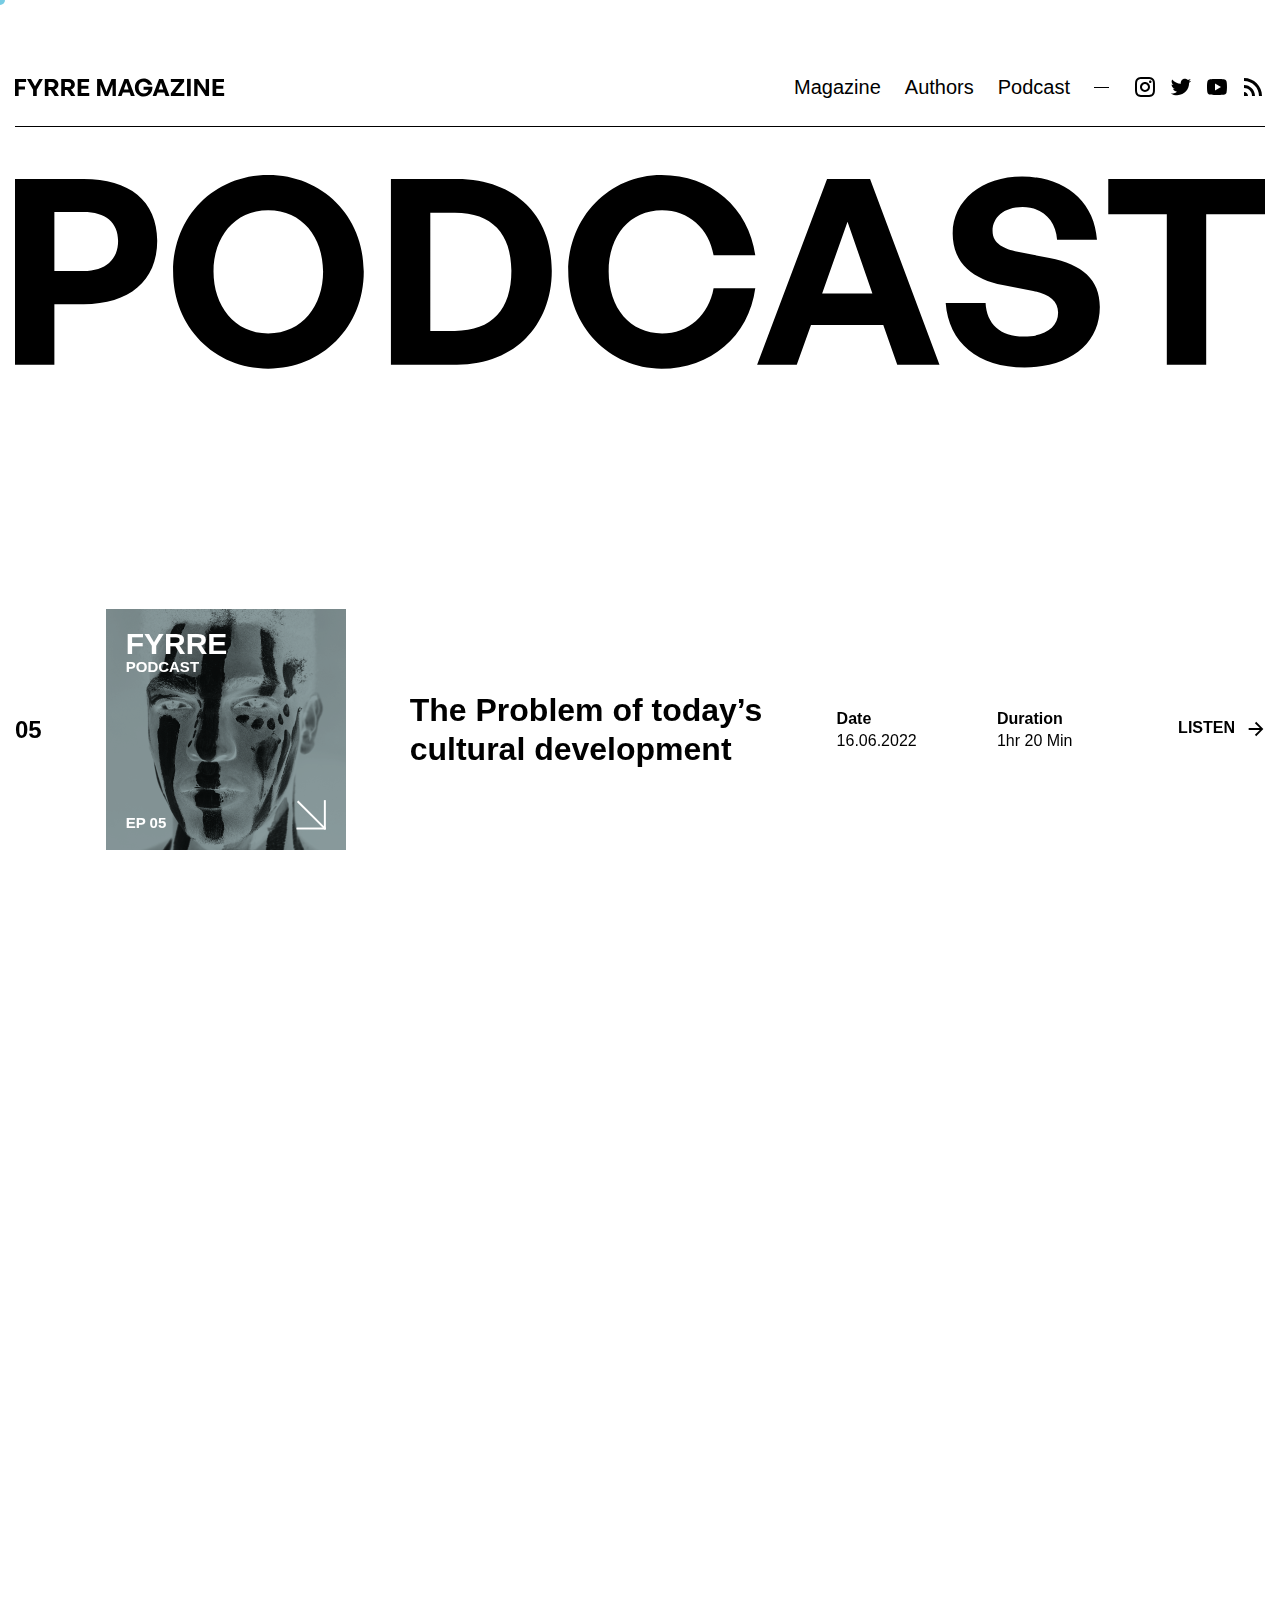
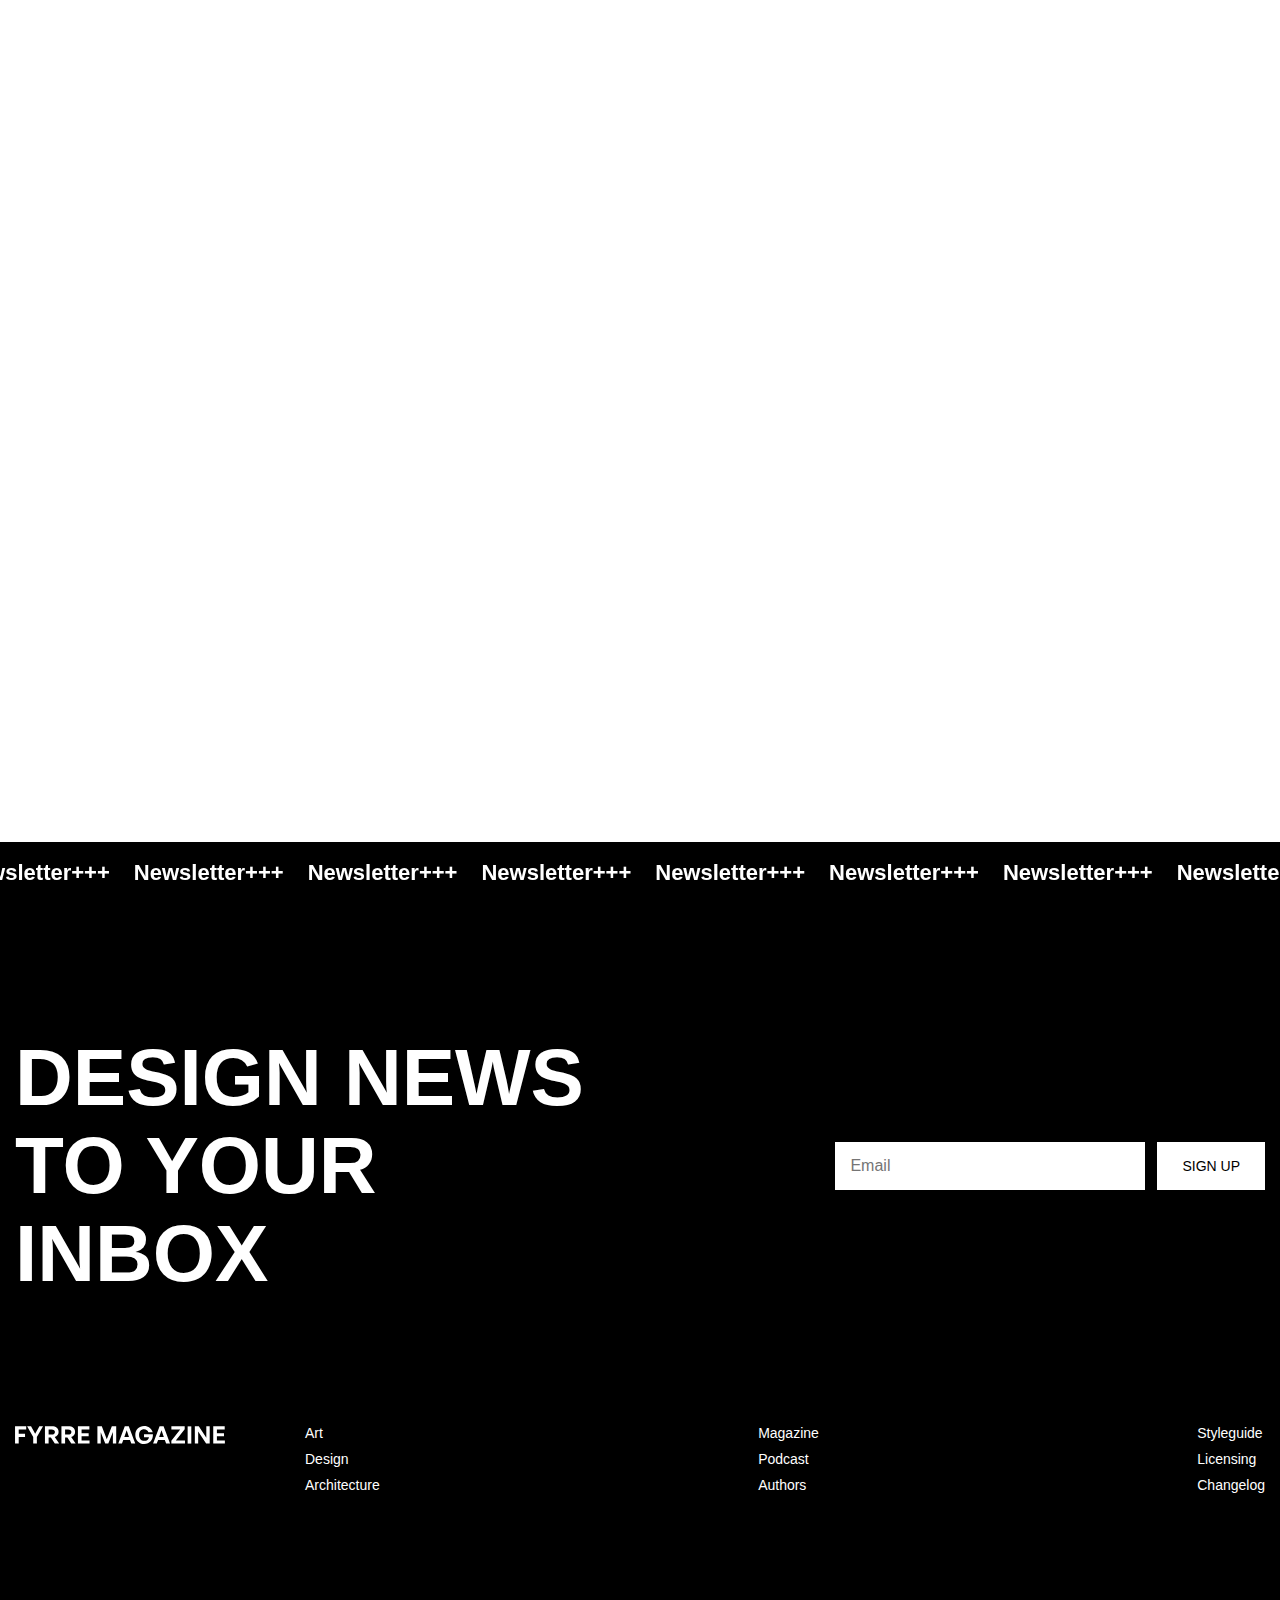
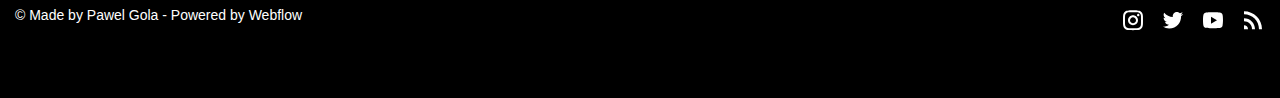
<file: pages/podcast.html>
<!DOCTYPE html>
<html lang="en">
<head>
    <meta charset="UTF-8">
    <meta http-equiv="X-UA-Compatible" content="IE=edge">
    <meta name="viewport" content="width=device-width, initial-scale=1.0">
    <title>Magazine</title>
    <link href="https://api.fontshare.com/v2/css?f[]=general-sans@500,600,400&display=swap" rel="stylesheet">
    <link rel="stylesheet" href="../css/aos.css">
    <link rel="stylesheet" href="../css/style.css">
</head>
<body>
    <div class="wrapper">
        <div class="cursor"></div>
        
        <header class="header">
            <div class="header__container">
                <div class="header__logo">
                    <a href="../index.html" class="header__link">
                        <img src="../img/logo.svg" alt="logo" class="header__logo-img">
                    </a>
                    <div class="header__burger" id="header__burger">
                        <span></span>
                        <span></span>
                        <span></span>
                    </div>
                </div>
                <div class="header__info">
                    <nav class="header__menu">
                        <ul class="header__list">
                            <li><a href="../pages/magazine.html" class="click">Magazine</a></li>
                            <li><a href="../pages/authors.html" class="click">Authors</a></li>
                            <li><a href="../pages/podcast.html" class="click">Podcast</a></li>
                        </ul>
                    </nav>
                    <div class="header__decor"></div>
                    <ul class="header__social">
                        <li>
                            <a href="#" class="click"><img src="../img/icons/insta.svg" alt="instagram" class="header__social-img"></a>
                        </li>
                        <li>
                            <a href="#" class="click"><img src="../img/icons/twitter.svg" alt="instagram" class="header__social-img"></a>
                        </li>
                        <li>
                            <a href="#" class="click"><img src="../img/icons/youtube.svg" alt="instagram" class="header__social-img"></a>
                        </li>
                        <li>
                            <a href="#" class="click"><img src="../img/icons/rss.svg" alt="instagram" class="header__social-img"></a>
                        </li>
                    </ul>
                </div>
            </div>
        </header>
        <main class="main">
            <section class="main__title">
                <div class="title__container">
                    <div class="title__row1">
                        <img data-aos="fade-zoom-in" data-aos-duration="2000" data-aos-offset="30" src="../img/main__title/Podcast.svg" alt="Magazine" class="title__title">
                    </div>
                </div>
            </section>
            <section class="main__podcast-list">
                <div class="podcast-list__container">
                    <ul class="podcast-list">
                        <li data-aos="fade-zoom-in" data-aos-duration="1000" data-aos-offset="30" class="podcast__el">
                            <div class="podcast__important">
                                <div class="podcast__num">01</div>
                                <div class="podcast__poster poster">
                                    <a href="./saveTheWorld.html" class="poster__box">
                                        <img src="../img/podcast/full list/img1.png" alt="10 artists your should definitely know" class="podcast__image">
                                        <div class="poster__frame">
                                            <div class="poster__head">
                                                <h2 class="poster__title">Fyrre</h2>
                                                <p class="poster__subtitle">Podcast</p>
                                            </div>
                                            <div class="poster__bottom">
                                                <div class="poster__action">
                                                    <p class="poster__date">EP 01</p>
                                                </div>
                                                <img src="../img/icons/arrow-down.svg" class="poster__arrow"></img>
                                            </div>
                                        </div>
                                    </a>
                                </div>
                                <a href="./saveTheWorld.html" class="podcast__title">10 artists your should definitely know</a>    
                            </div>
                            <div class="podcast__info">
                                <div class="poster__date-item">
                                    <span class="poster__name-date">Date</span>
                                    <span>16.06.2022</span>
                                </div>
                                <div class="poster__duration-item">
                                    <span class="poster__name-date">Duration</span>
                                    <span>1hr 20 Min</span>
                                </div>
                            </div>
                            <div class="podcast__listen">
                                <a href="./saveTheWorld.html" class="more-button">Listen</a>
                            </div>
                        </li>
                        <li data-aos="fade-zoom-in" data-aos-duration="1000" data-aos-offset="30" class="podcast__el">
                            <div class="podcast__important">
                                <div class="podcast__num">02</div>
                                <div class="podcast__poster poster">
                                    <a href="./saveTheWorld.html" class="poster__box">
                                        <img src="../img/podcast/full list/img2.png" alt="The art of movement" class="podcast__image">
                                        <div class="poster__frame">
                                            <div class="poster__head">
                                                <h2 class="poster__title">Fyrre</h2>
                                                <p class="poster__subtitle">Podcast</p>
                                            </div>
                                            <div class="poster__bottom">
                                                <div class="poster__action">
                                                    <p class="poster__date">EP 02</p>
                                                </div>
                                                <img src="../img/icons/arrow-down.svg" class="poster__arrow"></img>
                                            </div>
                                        </div>
                                    </a>
                                </div>
                                <a href="./saveTheWorld.html" class="podcast__title">The art of movement</a>    
                            </div>
                            <div class="podcast__info">
                                <div class="poster__date-item">
                                    <span class="poster__name-date">Date</span>
                                    <span>16.06.2022</span>
                                </div>
                                <div class="poster__duration-item">
                                    <span class="poster__name-date">Duration</span>
                                    <span>1hr 20 Min</span>
                                </div>
                            </div>
                            <div class="podcast__listen">
                                <a href="./saveTheWorld.html" class="more-button">Listen</a>
                            </div>
                        </li>
                        <li data-aos="fade-zoom-in" data-aos-duration="1000" data-aos-offset="30" class="podcast__el">
                            <div class="podcast__important">
                                <div class="podcast__num">03</div>
                                <div class="podcast__poster poster">
                                    <a href="./saveTheWorld.html" class="poster__box">
                                        <img src="../img/podcast/full list/img3.png" alt="Behind the scenes of the street art culture" class="podcast__image">
                                        <div class="poster__frame">
                                            <div class="poster__head">
                                                <h2 class="poster__title">Fyrre</h2>
                                                <p class="poster__subtitle">Podcast</p>
                                            </div>
                                            <div class="poster__bottom">
                                                <div class="poster__action">
                                                    <p class="poster__date">EP 03</p>
                                                </div>
                                                <img src="../img/icons/arrow-down.svg" class="poster__arrow"></img>
                                            </div>
                                        </div>
                                    </a>
                                </div>
                                <a href="./saveTheWorld.html" class="podcast__title">Behind the scenes of the street art culture</a>    
                            </div>
                            <div class="podcast__info">
                                <div class="poster__date-item">
                                    <span class="poster__name-date">Date</span>
                                    <span>16.06.2022</span>
                                </div>
                                <div class="poster__duration-item">
                                    <span class="poster__name-date">Duration</span>
                                    <span>1hr 20 Min</span>
                                </div>
                            </div>
                            <div class="podcast__listen">
                                <a href="./saveTheWorld.html" class="more-button">Listen</a>
                            </div>
                        </li>
                        <li data-aos="fade-zoom-in" data-aos-duration="1000" data-aos-offset="30" class="podcast__el">
                            <div class="podcast__important">
                                <div class="podcast__num">04</div>
                                <div class="podcast__poster poster">
                                    <a href="./saveTheWorld.html" class="poster__box">
                                        <img src="../img/podcast/full list/img4.png" alt="The hidden messages of Jack Nielson" class="podcast__image">
                                        <div class="poster__frame">
                                            <div class="poster__head">
                                                <h2 class="poster__title">Fyrre</h2>
                                                <p class="poster__subtitle">Podcast</p>
                                            </div>
                                            <div class="poster__bottom">
                                                <div class="poster__action">
                                                    <p class="poster__date">EP 04</p>
                                                </div>
                                                <img src="../img/icons/arrow-down.svg" class="poster__arrow"></img>
                                            </div>
                                        </div>
                                    </a>
                                </div>
                                <a href="./saveTheWorld.html" class="podcast__title">The hidden messages of Jack Nielson</a>    
                            </div>
                            <div class="podcast__info">
                                <div class="poster__date-item">
                                    <span class="poster__name-date">Date</span>
                                    <span>16.06.2022</span>
                                </div>
                                <div class="poster__duration-item">
                                    <span class="poster__name-date">Duration</span>
                                    <span>1hr 20 Min</span>
                                </div>
                            </div>
                            <div class="podcast__listen">
                                <a href="./saveTheWorld.html" class="more-button">Listen</a>
                            </div>
                        </li>
                        <li data-aos="fade-zoom-in" data-aos-duration="1000" data-aos-offset="30" class="podcast__el">
                            <div class="podcast__important">
                                <div class="podcast__num">05</div>
                                <div class="podcast__poster poster">
                                    <a href="./saveTheWorld.html" class="poster__box">
                                        <img src="../img/podcast/full list/img5.png" alt="The Problem of today’s cultural development" class="podcast__image">
                                        <div class="poster__frame">
                                            <div class="poster__head">
                                                <h2 class="poster__title">Fyrre</h2>
                                                <p class="poster__subtitle">Podcast</p>
                                            </div>
                                            <div class="poster__bottom">
                                                <div class="poster__action">
                                                    <p class="poster__date">EP 05</p>
                                                </div>
                                                <img src="../img/icons/arrow-down.svg" class="poster__arrow"></img>
                                            </div>
                                        </div>
                                    </a>
                                </div>
                                <a href="./saveTheWorld.html" class="podcast__title">The Problem of today’s cultural development</a>    
                            </div>
                            <div class="podcast__info">
                                <div class="poster__date-item">
                                    <span class="poster__name-date">Date</span>
                                    <span>16.06.2022</span>
                                </div>
                                <div class="poster__duration-item">
                                    <span class="poster__name-date">Duration</span>
                                    <span>1hr 20 Min</span>
                                </div>
                            </div>
                            <div class="podcast__listen">
                                <a href="./saveTheWorld.html" class="more-button">Listen</a>
                            </div>
                        </li>
                    </ul>
                </div>
            </section>
        </main>
        <footer class="footer">
            <marquee behavior="alternate" direction="left" class="footer__ride-line">
                <div class="ride-line__box">
                    <p>Newsletter+++</p>
                    <p>Newsletter+++</p>
                    <p>Newsletter+++</p>
                    <p>Newsletter+++</p>
                    <p>Newsletter+++</p>
                    <p>Newsletter+++</p>
                    <p>Newsletter+++</p>
                    <p>Newsletter+++</p>
                    <p>Newsletter+++</p>
                    <p>Newsletter+++</p>
                    <p>Newsletter+++</p>
                    <p>Newsletter+++</p>
                    <p>Newsletter+++</p>
                    <p>Newsletter+++</p>
                    <p>Newsletter+++</p>
                    <p>Newsletter+++</p>
                    <p>Newsletter+++</p>
                    <p>Newsletter+++</p>
                    <p>Newsletter+++</p>
                    <p>Newsletter+++</p>
                    <p>Newsletter+++</p>
                    <p>Newsletter+++</p>
                    <p>Newsletter+++</p>
                    <p>Newsletter+++</p>
                    <p>Newsletter+++</p>
                    <p>Newsletter+++</p>
                    <p>Newsletter+++</p>
                    <p>Newsletter+++</p>
                    <p>Newsletter+++</p>
                    <p>Newsletter+++</p>
                    <p>Newsletter+++</p>
                    <p>Newsletter+++</p>
                    <p>Newsletter+++</p>
                    <p>Newsletter+++</p>
                    <p>Newsletter+++</p>
                    <p>Newsletter+++</p>
                    <p>Newsletter+++</p>
                    <p>Newsletter+++</p>
                    <p>Newsletter+++</p>
                    <p>Newsletter+++</p>
                    <p>Newsletter+++</p>
                    <p>Newsletter+++</p>
                    <p>Newsletter+++</p>
                    <p>Newsletter+++</p>
                    <p>Newsletter+++</p>
                    <p>Newsletter+++</p>
                    <p>Newsletter+++</p>
                    <p>Newsletter+++</p>
                    <p>Newsletter+++</p>
                    <p>Newsletter+++</p>
                    <p>Newsletter+++</p>
                    <p>Newsletter+++</p>
                    <p>Newsletter+++</p>
                    <p>Newsletter+++</p>
                    <p>Newsletter+++</p>
                    <p>Newsletter+++</p>
                    <p>Newsletter+++</p>
                    <p>Newsletter+++</p>
                    <p>Newsletter+++</p>
                    <p>Newsletter+++</p>
                    <p>Newsletter+++</p>
                    <p>Newsletter+++</p>
                    <p>Newsletter+++</p>
                    <p>Newsletter+++</p>
                    <p>Newsletter+++</p>
                    <p>Newsletter+++</p>
                    <p>Newsletter+++</p>
                    <p>Newsletter+++</p>
                    <p>Newsletter+++</p>
                    <p>Newsletter+++</p>
                    <p>Newsletter+++</p>
                    <p>Newsletter+++</p>
                    <p>Newsletter+++</p>
                    <p>Newsletter+++</p>
                    <p>Newsletter+++</p>
                    <p>Newsletter+++</p>
                    <p>Newsletter+++</p>
                    <p>Newsletter+++</p>
                    <p>Newsletter+++</p>
                    <p>Newsletter+++</p>
                    <p>Newsletter+++</p>
                    <p>Newsletter+++</p>
                    <p>Newsletter+++</p>
                    <p>Newsletter+++</p>
                    <p>Newsletter+++</p>
                    <p>Newsletter+++</p>
                    <p>Newsletter+++</p>
                    <p>Newsletter+++</p>
                    <p>Newsletter+++</p>
                    <p>Newsletter+++</p>
                    <p>Newsletter+++</p>
                    <p>Newsletter+++</p>
                    <p>Newsletter+++</p>
                    <p>Newsletter+++</p>
                    <p>Newsletter+++</p>
                    <p>Newsletter+++</p>
                    <p>Newsletter+++</p>
                    <p>Newsletter+++</p>
                    <p>Newsletter+++</p>
                    <p>Newsletter+++</p>
                    <p>Newsletter+++</p>
                    <p>Newsletter+++</p>
                    <p>Newsletter+++</p>
                    <p>Newsletter+++</p>
                    <p>Newsletter+++</p>
                    <p>Newsletter+++</p>
                    <p>Newsletter+++</p>
                    <p>Newsletter+++</p>
                    <p>Newsletter+++</p>
                    <p>Newsletter+++</p>
                    <p>Newsletter+++</p>
                    <p>Newsletter+++</p>
                    <p>Newsletter+++</p>
                    <p>Newsletter+++</p>
                    <p>Newsletter+++</p>
                    <p>Newsletter+++</p>
                    <p>Newsletter+++</p>
                    <p>Newsletter+++</p>
                    <p>Newsletter+++</p>
                    <p>Newsletter+++</p>
                    <p>Newsletter+++</p>
                    <p>Newsletter+++</p>
                    <p>Newsletter+++</p>
                    <p>Newsletter+++</p>
                    <p>Newsletter+++</p>
                    <p>Newsletter+++</p>
                    <p>Newsletter+++</p>
                    <p>Newsletter+++</p>
                    <p>Newsletter+++</p>
                    <p>Newsletter+++</p>
                    <p>Newsletter+++</p>
                    <p>Newsletter+++</p>
                    <p>Newsletter+++</p>
                    <p>Newsletter+++</p>
                    <p>Newsletter+++</p>
                    <p>Newsletter+++</p>
                    <p>Newsletter+++</p>
                    <p>Newsletter+++</p>
                    <p>Newsletter+++</p>
                    <p>Newsletter+++</p>
                    <p>Newsletter+++</p>
                    <p>Newsletter+++</p>
                    <p>Newsletter+++</p>
                    <p>Newsletter+++</p>
                    <p>Newsletter+++</p>
                    <p>Newsletter+++</p>
                    <p>Newsletter+++</p>
                    <p>Newsletter+++</p>
                    <p>Newsletter+++</p>
                    <p>Newsletter+++</p>
                    <p>Newsletter+++</p>
                    <p>Newsletter+++</p>
                    <p>Newsletter+++</p>
                    <p>Newsletter+++</p>
                    <p>Newsletter+++</p>
                    <p>Newsletter+++</p>
                    <p>Newsletter+++</p>
                    <p>Newsletter+++</p>
                    <p>Newsletter+++</p>
                    <p>Newsletter+++</p>
                    <p>Newsletter+++</p>
                    <p>Newsletter+++</p>
                    <p>Newsletter+++</p>
                    <p>Newsletter+++</p>
                    <p>Newsletter+++</p>
                    <p>Newsletter+++</p>
                    <p>Newsletter+++</p>
                    <p>Newsletter+++</p>
                    <p>Newsletter+++</p>
                    <p>Newsletter+++</p>
                    <p>Newsletter+++</p>
                    <p>Newsletter+++</p>
                    <p>Newsletter+++</p>
                    <p>Newsletter+++</p>
                    <p>Newsletter+++</p>
                    <p>Newsletter+++</p>
                    <p>Newsletter+++</p>
                    <p>Newsletter+++</p>
                    <p>Newsletter+++</p>
                    <p>Newsletter+++</p>
                    <p>Newsletter+++</p>
                    <p>Newsletter+++</p>
                    <p>Newsletter+++</p>
                    <p>Newsletter+++</p>
                    <p>Newsletter+++</p>
                    <p>Newsletter+++</p>
                    <p>Newsletter+++</p>
                    <p>Newsletter+++</p>
                    <p>Newsletter+++</p>
                    <p>Newsletter+++</p>
                    <p>Newsletter+++</p>
                    <p>Newsletter+++</p>
                    <p>Newsletter+++</p>
                    <p>Newsletter+++</p>
                    <p>Newsletter+++</p>
                    <p>Newsletter+++</p>
                    <p>Newsletter+++</p>
                    <p>Newsletter+++</p>
                </div>
            </marquee>
            <div class="footer__container">
                <div class="footer__head">
                    <div class="footer__title title title-white">Design News to your inbox</div>
                    <div class="footer__form">
                        <input type="text" class="form__input" placeholder="Email">
                        <button class="form__button button button-white">Sign Up</button>
                    </div>
                </div>
                <div class="footer__body">
                    <a href="#" class="footer__logo">
                        <img src="../img/footer-logo.svg" alt="">
                    </a>
                    <nav class="footer__navigation">
                        <ul class="footer__menu">
                            <a href="./magazine.html" class="footer__link">Art</a>
                            <a href="./magazine.html" class="footer__link">Design</a>
                            <a href="./magazine.html" class="footer__link">Architecture</a>
                        </ul>
                        <ul class="footer__menu">
                            <a href="./magazine.html" class="footer__link">Magazine</a>
                            <a href="./podcast.html" class="footer__link">Podcast</a>
                            <a href="./authors.html" class="footer__link">Authors</a>
                        </ul>
                        <ul class="footer__menu">
                            <a href="#" class="footer__link">Styleguide</a>
                            <a href="#" class="footer__link">Licensing</a>
                            <a href="#" class="footer__link">Changelog</a>
                        </ul>
                    </nav>
                </div>
                <div class="footer__bottom">
                    <div class="footer__copyright">© Made by Pawel Gola - Powered by Webflow</div>
                    <ul class="footer__social">
                        <a href="#" class="social__link">
                            <img src="../img/icons/white/instagram.svg" alt="insta">
                        </a>
                        <a href="#" class="social__link">
                            <img src="../img/icons/white/twitter.svg" alt="twitter">
                        </a>
                        <a href="#" class="social__link">
                            <img src="../img/icons/white/youtube.svg" alt="youtube">
                        </a>
                        <a href="#" class="social__link">
                            <img src="../img/icons/white/rss.svg" alt="rss">
                        </a>
                    </ul>
                </div>
            </div>
        </footer>
    </div>

    <script src="../js/burger.js"></script>
    <script src="../js/aos.js"></script>
    <script>
        AOS.init();
    </script>
    <script src="../js/events.js"></script>
</body>
</html>
</file>
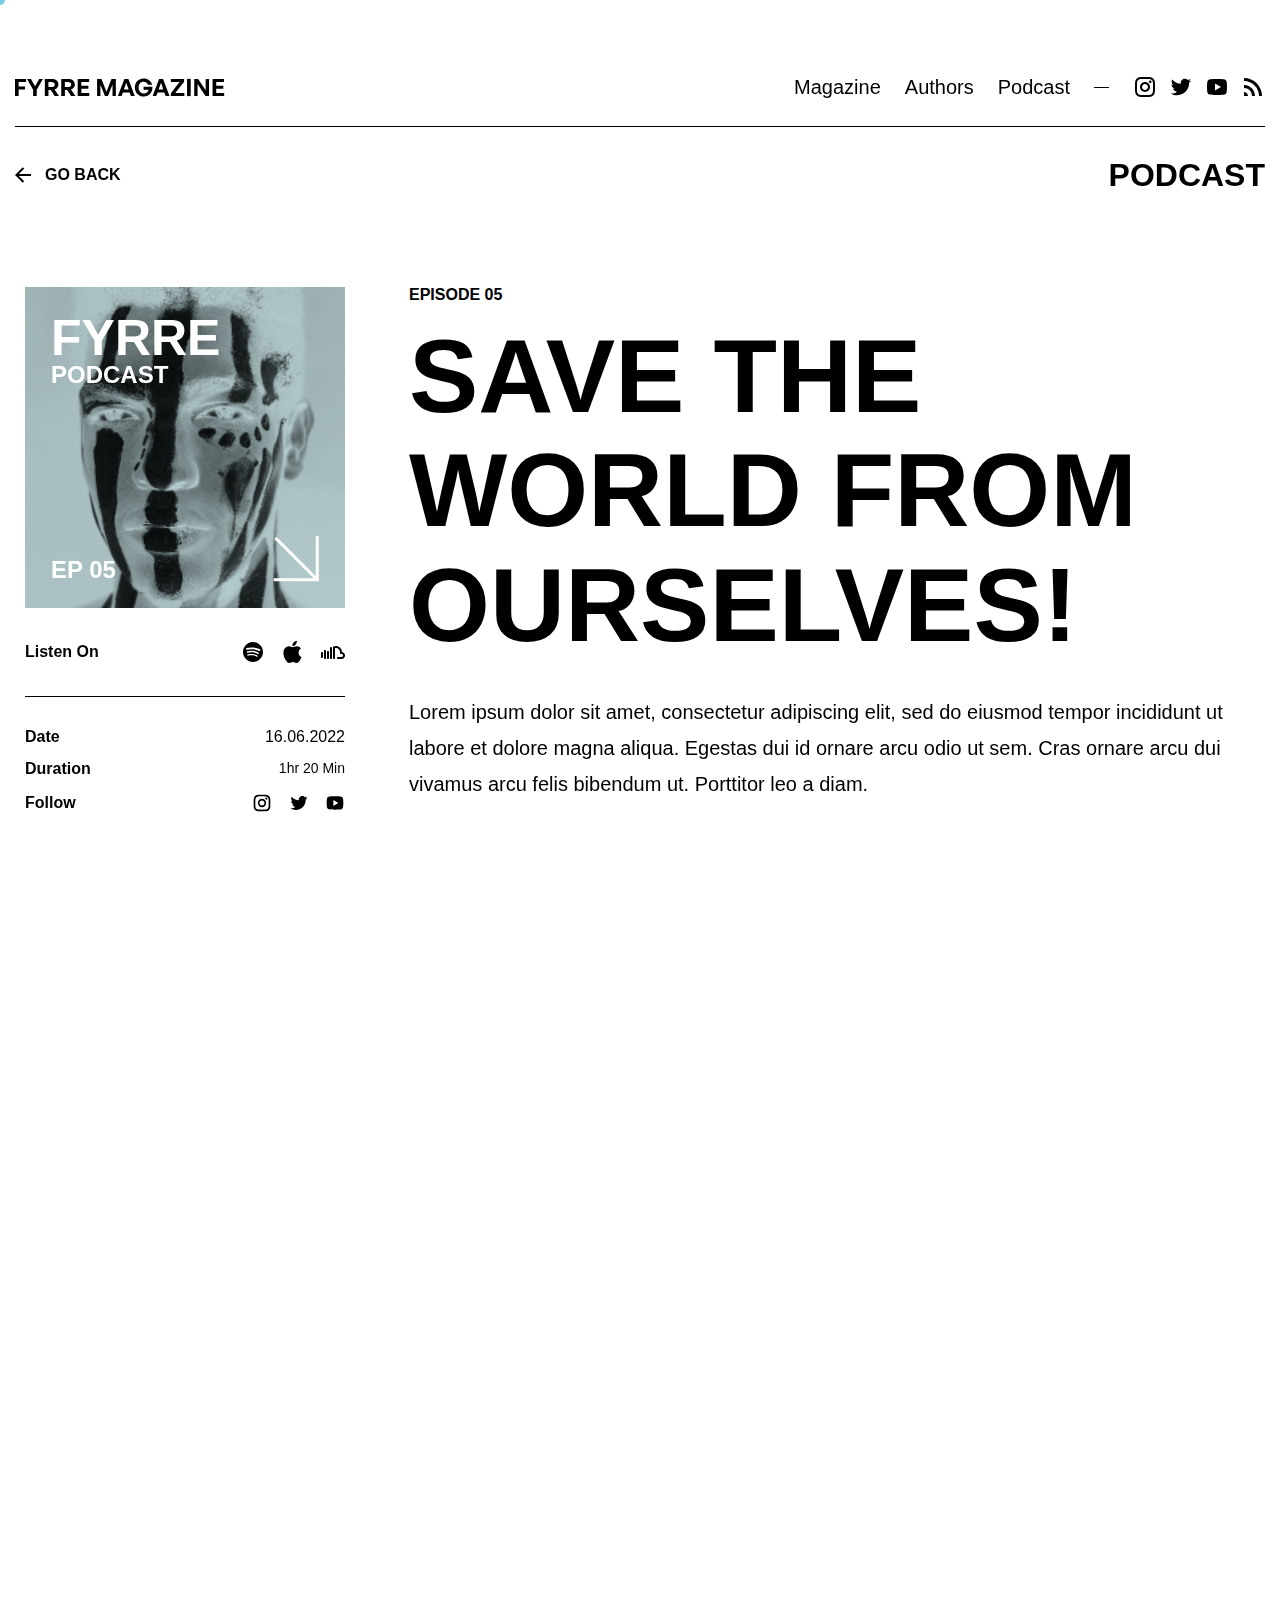
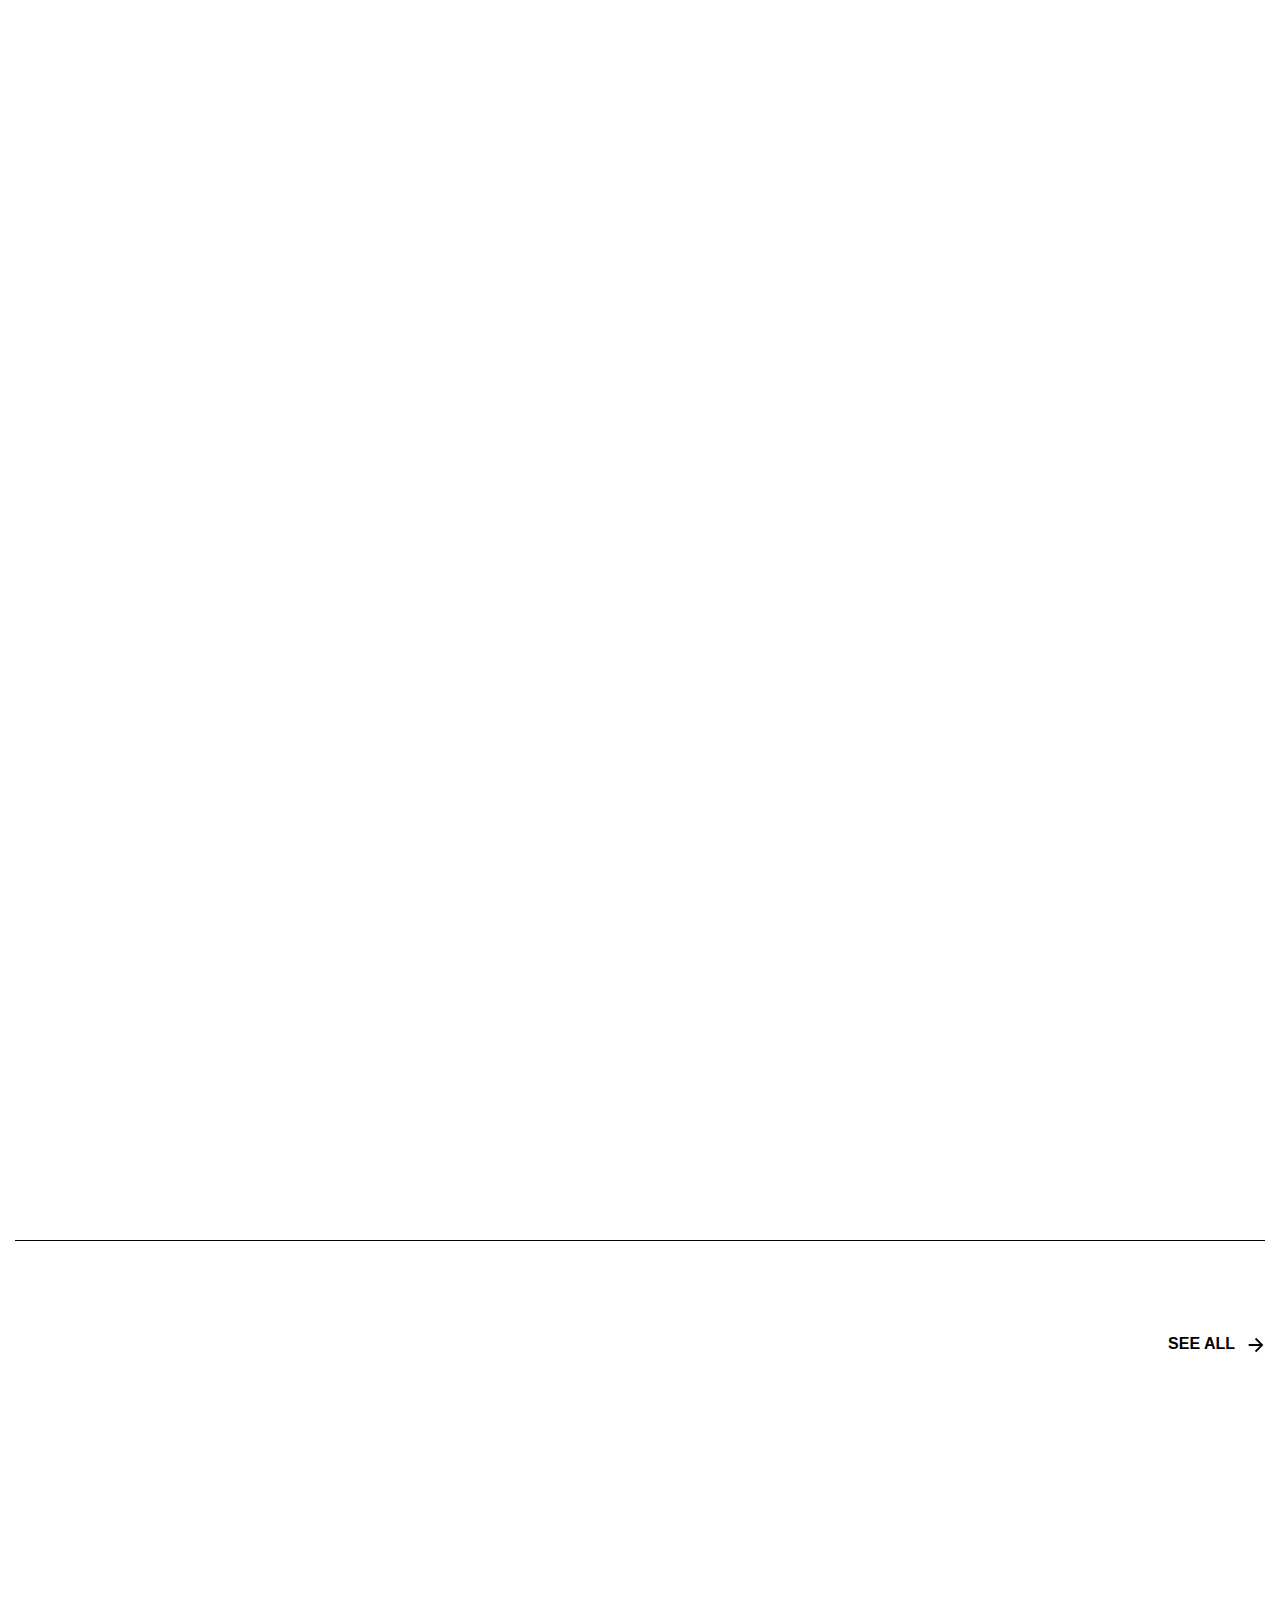
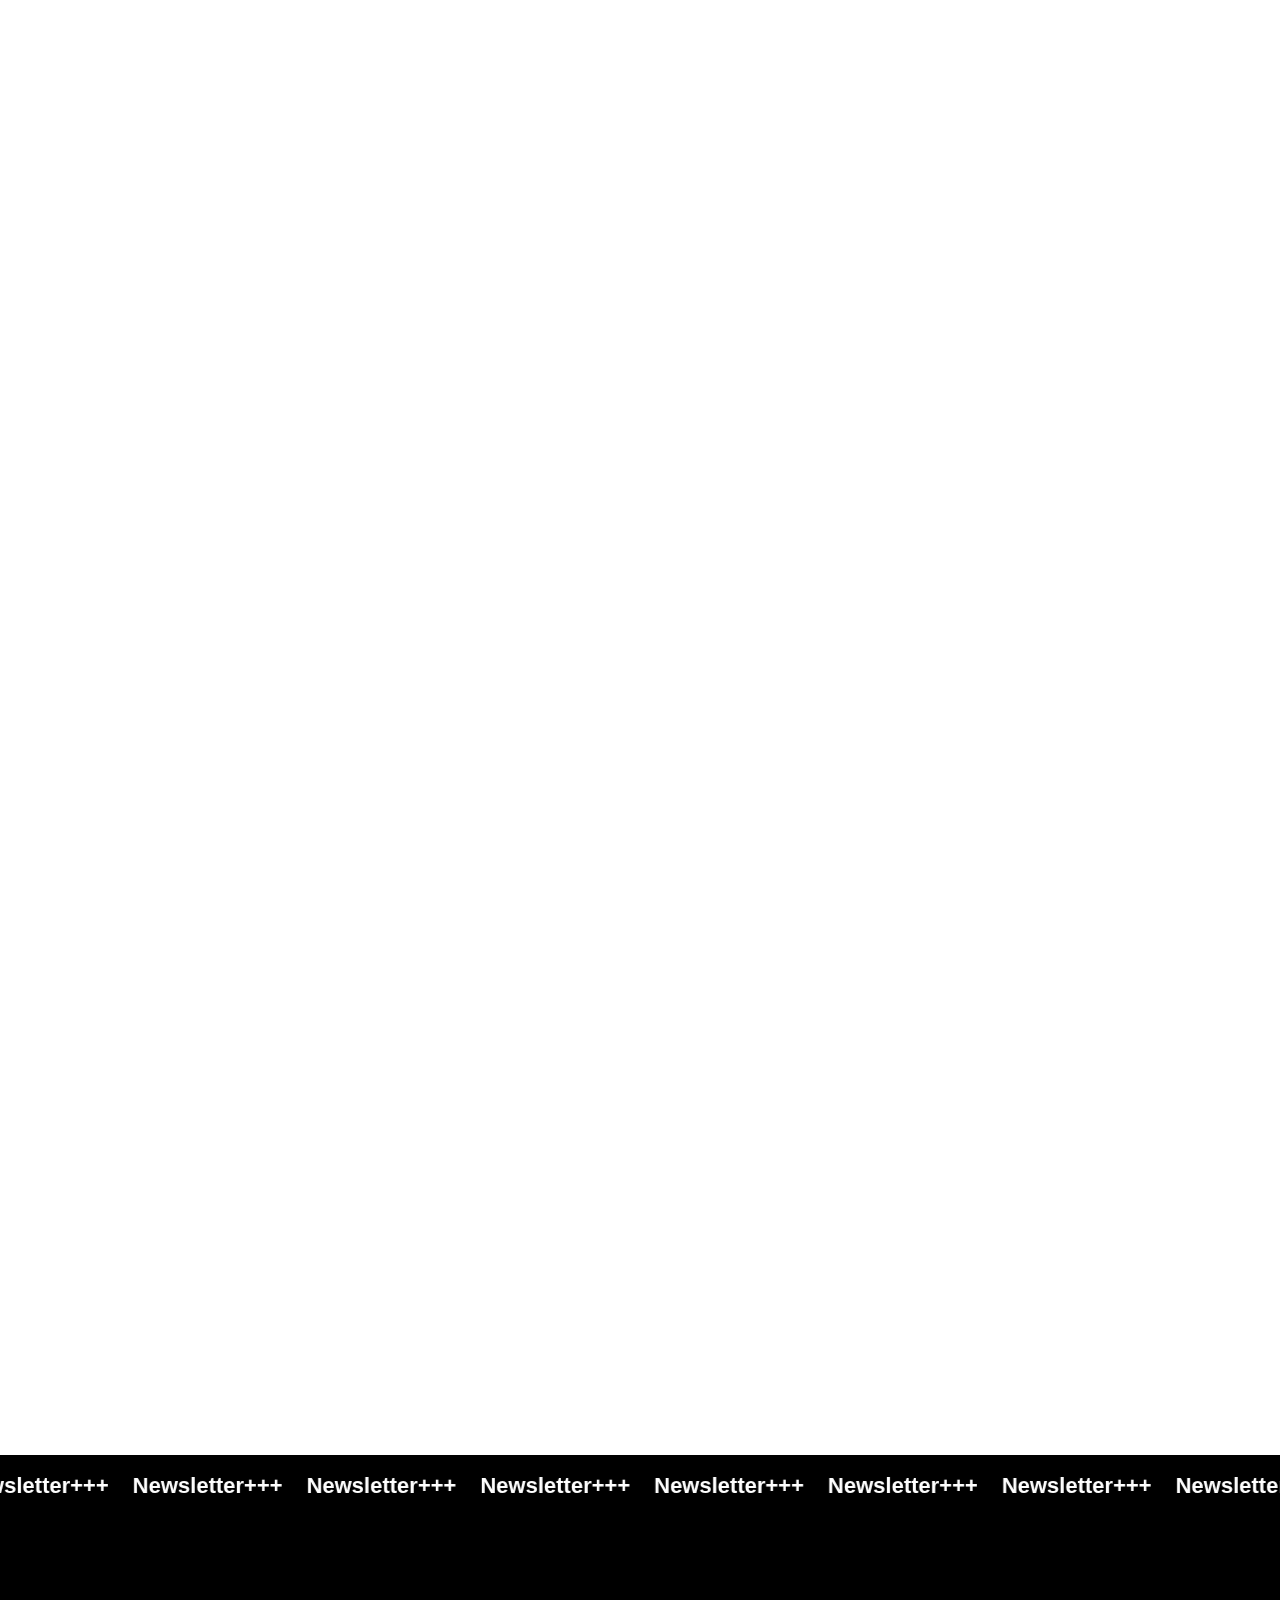
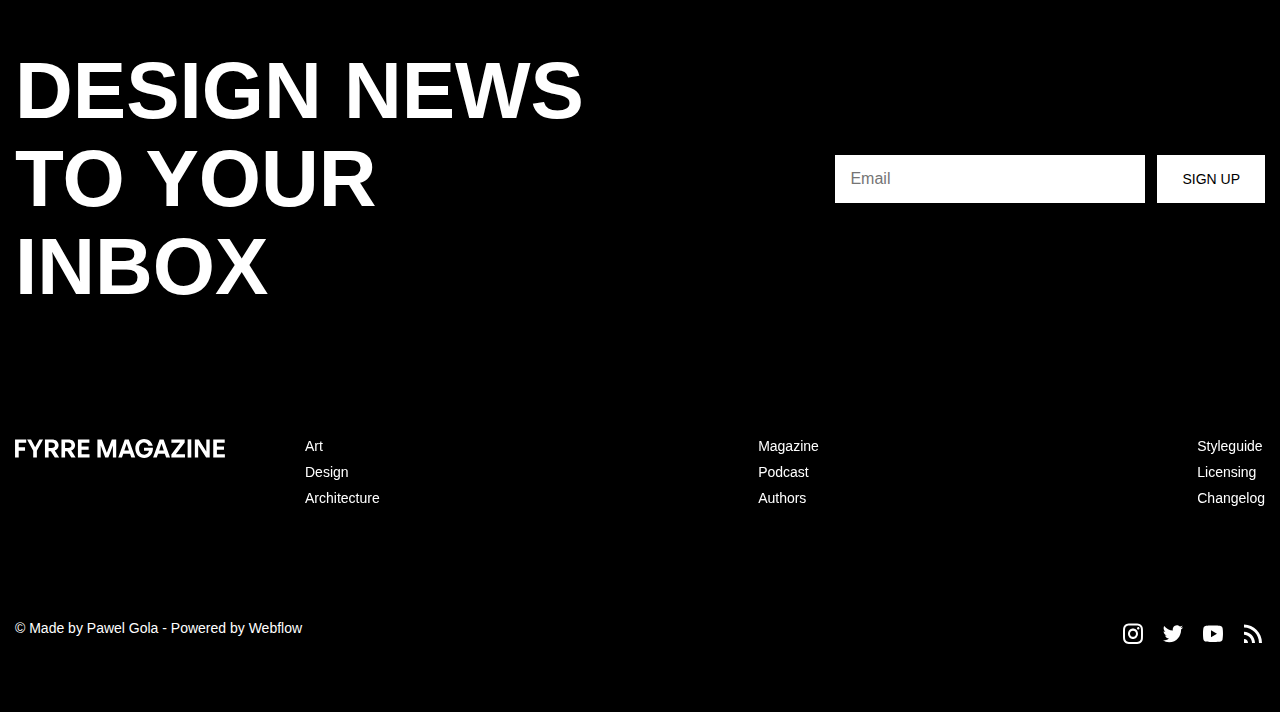
<file: pages/saveTheWorld.html>
<!DOCTYPE html>
<html lang="en">
<head>
    <meta charset="UTF-8">
    <meta http-equiv="X-UA-Compatible" content="IE=edge">
    <meta name="viewport" content="width=device-width, initial-scale=1.0">
    <title>Magazine</title>
    <link rel="stylesheet" href="../css/aos.css">
    <link href="https://api.fontshare.com/v2/css?f[]=general-sans@500,600,400&display=swap" rel="stylesheet">
    <link rel="stylesheet" href="../css/style.css">
</head>
<body>
    <div class="wrapper">
        <div class="cursor"></div>

        <header class="header">
            <div class="header__container">
                <div class="header__logo">
                    <a href="../index.html" class="header__link">
                        <img src="../img/logo.svg" alt="logo" class="header__logo-img">
                    </a>
                    <div class="header__burger" id="header__burger">
                        <span></span>
                        <span></span>
                        <span></span>
                    </div>
                </div>
                <div class="header__info">
                    <nav class="header__menu">
                        <ul class="header__list">
                            <li><a href="../pages/magazine.html" class="click">Magazine</a></li>
                            <li><a href="../pages/authors.html" class="click">Authors</a></li>
                            <li><a href="../pages/podcast.html" class="click">Podcast</a></li>
                        </ul>
                    </nav>
                    <div class="header__decor"></div>
                    <ul class="header__social">
                        <li>
                            <a href="#" class="click"><img src="../img/icons/insta.svg" alt="instagram" class="header__social-img"></a>
                        </li>
                        <li>
                            <a href="#" class="click"><img src="../img/icons/twitter.svg" alt="instagram" class="header__social-img"></a>
                        </li>
                        <li>
                            <a href="#" class="click"><img src="../img/icons/youtube.svg" alt="instagram" class="header__social-img"></a>
                        </li>
                        <li>
                            <a href="#" class="click"><img src="../img/icons/rss.svg" alt="instagram" class="header__social-img"></a>
                        </li>
                    </ul>
                </div>
            </div>
        </header>
        <main class="main">
            <section class="main__head-page">
                <div class="head-page__container">
                    <div data-aos="fade-left" data-aos-duration="600" class="head-page__back">
                        <a href="javascript:history.back()" class="head-page__more-button more-button">Go Back</a>
                    </div>
                    <a data-aos="fade-zoom-in" data-aos-duration="2000" href="./podcast.html" class="head-page__back-title">Podcast</a>
                </div>
            </section>
            <section class="main__article-offer">
                <div class="article-offer__container-small podcast_container">
                    <div class="article-offer__author">
                        <div class="podcast__wrapper-sticky">
                            <div class="podcast__el podcast-aside podcast-sticky">
                                <div class="podcast__important">
                                    <div class="podcast__poster poster">
                                        <div class="poster__box">
                                            <img src="../img/podcast/full list/img5.png" alt="10 artists your should definitely know" class="podcast__image">
                                            <div class="poster__frame">
                                                <div class="poster__head">
                                                    <h2 class="poster__title">Fyrre</h2>
                                                    <p class="poster__subtitle">Podcast</p>
                                                </div>
                                                <div class="poster__bottom">
                                                    <div class="poster__action">
                                                        <p class="poster__date">EP 05</p>
                                                    </div>
                                                    <img src="../img/icons/arrow-down.svg" class="poster__arrow"></img>
                                                </div>
                                            </div>
                                        </div>
                                    </div>
                                    <div class="poster__listen-on">
                                        <span class="poster__name-date">Listen On</span>
                                        <ul>
                                            <a href="#" class="more__social">
                                                <img src="../img/icons/spotify.svg" class="more__img-social">
                                            </a>
                                            <a href="#" class="more__social">
                                                <img src="../img/icons/apple.svg" class="more__img-social">
                                            </a>
                                            <a href="#" class="more__social">
                                                <img src="../img/icons/soundcloud.svg" class="more__img-social">
                                            </a>
                                        </ul>
                                    </div>
                                </div>
                                <div class="podcast__info podcast-info__save">
                                    <div class="poster__date-item poster-item">
                                        <span class="poster__name-date">Date</span>
                                        <span>16.06.2022</span>
                                    </div>
                                    <div class="poster__duration-item poster-item">
                                        <span class="poster__name-date">Duration</span>
                                        <span>1hr 20 Min</span>
                                    </div>
                                    <div class="author__more i-more">
                                        <div class="more__el">
                                            <div class="more__title">
                                                Follow
                                            </div>
                                            <ul>
                                                <a href="#" class="more__social">
                                                    <img src="../img/icons/insta.svg" class="more__img-social">
                                                </a>
                                                <a href="#" class="more__social">
                                                    <img src="../img/icons/twitter.svg" class="more__img-social">
                                                </a>
                                                <a href="#" class="more__social">
                                                    <img src="../img/icons/youtube.svg" class="more__img-social">
                                                </a>
                                            </ul>
                                        </div>
                                    </div>   
                                </div>
                            </div>    
                        </div>
                    </div>

                    <div class="article-offer__offer">
                        <div class="offer__head-subtitle-head">
                            Episode 05
                        </div>
                        <h3 data-aos="fade-up" data-aos-duration="1000" class="offer__head-title title">
                            Save the world from ourselves!
                        </h3>
                        <div data-aos="fade-zoom-in" data-aos-duration="1600" class="offer__subtitle paragraph">
                            Lorem ipsum dolor sit amet, consectetur adipiscing elit, sed do eiusmod tempor incididunt ut labore et dolore magna aliqua. Egestas dui id ornare arcu odio ut sem. Cras ornare arcu dui vivamus arcu felis bibendum ut. Porttitor leo a diam.
                        </div>
                        <p data-aos="fade-zoom-in" data-aos-duration="1600" class="offer__paragraph paragraph">
                            Porttitor rhoncus dolor purus non enim praesent elementum. Eget dolor morbi non arcu risus quis varius. Posuere ac ut consequat semper viverra nam libero. In ornare quam viverra orci sagittis eu. Tristique risus nec feugiat in fermentum posuere urna nec. Tempus quam pellentesque nec nam aliquam sem et. Convallis a cras semper auctor neque vitae tempus quam pellentesque. Sollicitudin ac orci phasellus egestas tellus rutrum tellus pellentesque. Sed egestas egestas fringilla phasellus faucibus scelerisque eleifend donec pretium. Sit amet porttitor eget dolor morbi non arcu risus. Justo eget magna fermentum iaculis eu non diam phasellus. Sit amet luctus venenatis lectus magna fringilla. Neque vitae tempus quam pellentesque nec nam.
                        </p>
                        <p data-aos="fade-zoom-in" data-aos-duration="1600" class="offer__paragraph paragraph">
                            Tellus orci ac auctor augue mauris augue neque gravida. Tempus imperdiet nulla malesuada pellentesque elit eget gravida cum sociis. Id eu nisl nunc mi ipsum faucibus vitae aliquet. Duis convallis convallis tellus id interdum velit laoreet id. Vulputate mi sit amet mauris commodo quis. Semper viverra nam libero justo laoreet sit amet. Eget nullam non nisi est sit. Nibh cras pulvinar mattis nunc sed blandit libero. Ac felis donec et odio pellentesque diam volutpat. Quis varius quam quisque id diam vel quam elementum. Felis bibendum ut tristique et egestas quis ipsum suspendisse ultrices. Id diam vel quam elementum pulvinar etiam non. Non consectetur a erat nam at lectus urna duis convallis.
                        </p>
                        <div data-aos="fade-zoom-in" data-aos-duration="1600" class="offer__quote">
                            <div class="quote__marker">“</div>
                            <div class="quote__el">
                                <p data-aos="fade-left" data-aos-duration="1200" data-aos-delay="350" class="quote__paragraph">The greatest glory in living lies not in never falling, but in rising every time we fall.</p>
                                <span data-aos="fade-left" data-aos-duration="1200" data-aos-delay="400" class="quote__author">Nelson Mandela</span>
                            </div>
                        </div>
                        <div data-aos="fade-zoom-in" data-aos-duration="1600" class="offer__subtitle paragraph">
                            Est pellentesque elit ullamcorper dignissim. Consectetur a erat nam at. Blandit libero volutpat sed cras ornare arcu. Iaculis urna id volutpat lacus laoreet. Tincidunt ornare massa eget egestas purus viverra accumsan in. Viverra ipsum nunc aliquet bibendum enim facilisis gravida neque.
                        </div>
                        <p data-aos="fade-zoom-in" data-aos-duration="1600" class="offer__paragraph paragraph">
                            Vitae turpis massa sed elementum tempus egestas sed. Quam lacus suspendisse faucibus interdum posuere lorem ipsum. Viverra justo nec ultrices dui sapien eget. At risus viverra adipiscing at in tellus integer feugiat. Elementum eu facilisis sed odio morbi quis commodo. Arcu cursus vitae congue mauris rhoncus aenean. Auctor elit sed vulputate mi sit amet mauris commodo quis. Lectus sit amet est placerat in egestas erat imperdiet sed. Eu mi bibendum neque egestas congue quisque. Sit amet luctus venenatis lectus magna fringilla urna porttitor. Pretium vulputate sapien nec sagittis aliquam malesuada bibendum arcu. Sed ullamcorper morbi tincidunt ornare massa eget egestas purus. Pharetra vel turpis nunc eget lorem. Morbi blandit cursus risus at ultrices mi tempus imperdiet nulla. In metus vulputate eu scelerisque felis imperdiet. Elementum pulvinar etiam non quam lacus suspendisse. Sem fringilla ut morbi tincidunt augue. Id venenatis a condimentum vitae sapien. Varius quam quisque id diam vel.
                        </p>
                        <p data-aos="fade-zoom-in" data-aos-duration="1600" class="offer__paragraph paragraph">
                            Nec feugiat in fermentum posuere urna nec tincidunt praesent semper. Aliquam nulla facilisi cras fermentum. Quam elementum pulvinar etiam non quam lacus suspendisse faucibus interdum. Neque vitae tempus quam pellentesque nec. Interdum consectetur libero id faucibus nisl tincidunt eget nullam. Mattis enim ut tellus elementum sagittis. In fermentum et sollicitudin ac orci phasellus. Est sit amet facilisis magna etiam tempor orci. Lacinia at quis risus sed vulputate odio ut. Egestas egestas fringilla phasellus faucibus scelerisque eleifend. Nunc pulvinar sapien et ligula ullamcorper malesuada proin libero. Aenean vel elit scelerisque mauris pellentesque. Gravida arcu ac tortor dignissim. Ac tortor dignissim convallis aenean.
                        </p>
                    </div>
                </div>
            </section>
            <section class="main__latest-post">
                <div class="latest-post__container">
                    <div class="latest-post__head wrap">
                        <div data-aos="fade-up" data-aos-duration="1000" class="latest-post__title title">Latest Episodes</div>
                        <div class="latest-post__all">
                            <a href="./podcast.html" class="latest-post__more-button more-button">See All</a>
                        </div>
                    </div>
                    <ul class="offers__body podcast-list podcast-list-more">
                        <li data-aos="fade-zoom-in" data-aos-duration="1000" class="podcast__el">
                            <div class="podcast__el-box">
                                <div class="podcast__important">
                                    <div class="podcast__poster poster">
                                        <a href="./saveTheWorld.html" class="poster__box">
                                            <img src="../img/podcast/full list/img5.png" alt="10 artists your should definitely know" class="podcast__image">
                                            <div class="poster__frame">
                                                <div class="poster__head">
                                                    <h2 class="poster__title">Fyrre</h2>
                                                    <p class="poster__subtitle">Podcast</p>
                                                </div>
                                                <div class="poster__bottom">
                                                    <div class="poster__action">
                                                        <p class="poster__date">EP 05</p>
                                                    </div>
                                                    <img src="../img/icons/arrow-down.svg" class="poster__arrow"></img>
                                                </div>
                                            </div>
                                        </a>
                                    </div>
                                    <a href="./saveTheWorld.html" class="podcast__title">10 artists your should definitely know</a>    
                                </div>
                                <div class="podcast__info">
                                    <div class="poster__date-item">
                                        <span class="poster__name-date">Date</span>
                                        <span>16.06.2022</span>
                                    </div>
                                    <div class="poster__duration-item">
                                        <span class="poster__name-date">Duration</span>
                                        <span>1hr 20 Min</span>
                                    </div>
                                </div>    
                            </div>
                        </li>
                        <li data-aos="fade-zoom-in" data-aos-duration="1000" class="podcast__el">
                            <div class="podcast__el-box">
                                <div class="podcast__important">
                                    <div class="podcast__poster poster">
                                        <a href="./saveTheWorld.html" class="poster__box">
                                            <img src="../img/podcast/full list/img4.png" alt="10 artists your should definitely know" class="podcast__image">
                                            <div class="poster__frame">
                                                <div class="poster__head">
                                                    <h2 class="poster__title">Fyrre</h2>
                                                    <p class="poster__subtitle">Podcast</p>
                                                </div>
                                                <div class="poster__bottom">
                                                    <div class="poster__action">
                                                        <p class="poster__date">EP 04</p>
                                                    </div>
                                                    <img src="../img/icons/arrow-down.svg" class="poster__arrow"></img>
                                                </div>
                                            </div>
                                        </a>
                                    </div>
                                    <a href="./saveTheWorld.html" class="podcast__title">The hidden messages of Jack Nielson</a>    
                                </div>
                                <div class="podcast__info">
                                    <div class="poster__date-item">
                                        <span class="poster__name-date">Date</span>
                                        <span>16.06.2022</span>
                                    </div>
                                    <div class="poster__duration-item">
                                        <span class="poster__name-date">Duration</span>
                                        <span>1hr 20 Min</span>
                                    </div>
                                </div>    
                            </div>
                        </li>
                        <li data-aos="fade-zoom-in" data-aos-duration="1000" class="podcast__el">
                            <div class="podcast__el-box">
                                <div class="podcast__important">
                                    <div class="podcast__poster poster">
                                        <a href="./saveTheWorld.html" class="poster__box">
                                            <img src="../img/podcast/full list/img3.png" alt="10 artists your should definitely know" class="podcast__image">
                                            <div class="poster__frame">
                                                <div class="poster__head">
                                                    <h2 class="poster__title">Fyrre</h2>
                                                    <p class="poster__subtitle">Podcast</p>
                                                </div>
                                                <div class="poster__bottom">
                                                    <div class="poster__action">
                                                        <p class="poster__date">EP 03</p>
                                                    </div>
                                                    <img src="../img/icons/arrow-down.svg" class="poster__arrow"></img>
                                                </div>
                                            </div>
                                        </a>
                                    </div>
                                    <a href="./saveTheWorld.html" class="podcast__title">Behind the scenes of the street art culture</a>    
                                </div>
                                <div class="podcast__info">
                                    <div class="poster__date-item">
                                        <span class="poster__name-date">Date</span>
                                        <span>16.06.2022</span>
                                    </div>
                                    <div class="poster__duration-item">
                                        <span class="poster__name-date">Duration</span>
                                        <span>1hr 20 Min</span>
                                    </div>
                                </div>    
                            </div>
                        </li>
                    </ul>
                </div>
            </section>
        </main>
        <footer class="footer">
            <marquee behavior="alternate" direction="left" class="footer__ride-line">
                <div class="ride-line__box">
                    <p>Newsletter+++</p>
                    <p>Newsletter+++</p>
                    <p>Newsletter+++</p>
                    <p>Newsletter+++</p>
                    <p>Newsletter+++</p>
                    <p>Newsletter+++</p>
                    <p>Newsletter+++</p>
                    <p>Newsletter+++</p>
                    <p>Newsletter+++</p>
                    <p>Newsletter+++</p>
                    <p>Newsletter+++</p>
                    <p>Newsletter+++</p>
                    <p>Newsletter+++</p>
                    <p>Newsletter+++</p>
                    <p>Newsletter+++</p>
                    <p>Newsletter+++</p>
                    <p>Newsletter+++</p>
                    <p>Newsletter+++</p>
                    <p>Newsletter+++</p>
                    <p>Newsletter+++</p>
                    <p>Newsletter+++</p>
                    <p>Newsletter+++</p>
                    <p>Newsletter+++</p>
                    <p>Newsletter+++</p>
                    <p>Newsletter+++</p>
                    <p>Newsletter+++</p>
                    <p>Newsletter+++</p>
                    <p>Newsletter+++</p>
                    <p>Newsletter+++</p>
                    <p>Newsletter+++</p>
                    <p>Newsletter+++</p>
                    <p>Newsletter+++</p>
                    <p>Newsletter+++</p>
                    <p>Newsletter+++</p>
                    <p>Newsletter+++</p>
                    <p>Newsletter+++</p>
                    <p>Newsletter+++</p>
                    <p>Newsletter+++</p>
                    <p>Newsletter+++</p>
                    <p>Newsletter+++</p>
                    <p>Newsletter+++</p>
                    <p>Newsletter+++</p>
                    <p>Newsletter+++</p>
                    <p>Newsletter+++</p>
                    <p>Newsletter+++</p>
                    <p>Newsletter+++</p>
                    <p>Newsletter+++</p>
                    <p>Newsletter+++</p>
                    <p>Newsletter+++</p>
                    <p>Newsletter+++</p>
                    <p>Newsletter+++</p>
                    <p>Newsletter+++</p>
                    <p>Newsletter+++</p>
                    <p>Newsletter+++</p>
                    <p>Newsletter+++</p>
                    <p>Newsletter+++</p>
                    <p>Newsletter+++</p>
                    <p>Newsletter+++</p>
                    <p>Newsletter+++</p>
                    <p>Newsletter+++</p>
                    <p>Newsletter+++</p>
                    <p>Newsletter+++</p>
                    <p>Newsletter+++</p>
                    <p>Newsletter+++</p>
                    <p>Newsletter+++</p>
                    <p>Newsletter+++</p>
                    <p>Newsletter+++</p>
                    <p>Newsletter+++</p>
                    <p>Newsletter+++</p>
                    <p>Newsletter+++</p>
                    <p>Newsletter+++</p>
                    <p>Newsletter+++</p>
                    <p>Newsletter+++</p>
                    <p>Newsletter+++</p>
                    <p>Newsletter+++</p>
                    <p>Newsletter+++</p>
                    <p>Newsletter+++</p>
                    <p>Newsletter+++</p>
                    <p>Newsletter+++</p>
                    <p>Newsletter+++</p>
                    <p>Newsletter+++</p>
                    <p>Newsletter+++</p>
                    <p>Newsletter+++</p>
                    <p>Newsletter+++</p>
                    <p>Newsletter+++</p>
                    <p>Newsletter+++</p>
                    <p>Newsletter+++</p>
                    <p>Newsletter+++</p>
                    <p>Newsletter+++</p>
                    <p>Newsletter+++</p>
                    <p>Newsletter+++</p>
                    <p>Newsletter+++</p>
                    <p>Newsletter+++</p>
                    <p>Newsletter+++</p>
                    <p>Newsletter+++</p>
                    <p>Newsletter+++</p>
                    <p>Newsletter+++</p>
                    <p>Newsletter+++</p>
                    <p>Newsletter+++</p>
                    <p>Newsletter+++</p>
                    <p>Newsletter+++</p>
                    <p>Newsletter+++</p>
                    <p>Newsletter+++</p>
                    <p>Newsletter+++</p>
                    <p>Newsletter+++</p>
                    <p>Newsletter+++</p>
                    <p>Newsletter+++</p>
                    <p>Newsletter+++</p>
                    <p>Newsletter+++</p>
                    <p>Newsletter+++</p>
                    <p>Newsletter+++</p>
                    <p>Newsletter+++</p>
                    <p>Newsletter+++</p>
                    <p>Newsletter+++</p>
                    <p>Newsletter+++</p>
                    <p>Newsletter+++</p>
                    <p>Newsletter+++</p>
                    <p>Newsletter+++</p>
                    <p>Newsletter+++</p>
                    <p>Newsletter+++</p>
                    <p>Newsletter+++</p>
                    <p>Newsletter+++</p>
                    <p>Newsletter+++</p>
                    <p>Newsletter+++</p>
                    <p>Newsletter+++</p>
                    <p>Newsletter+++</p>
                    <p>Newsletter+++</p>
                    <p>Newsletter+++</p>
                    <p>Newsletter+++</p>
                    <p>Newsletter+++</p>
                    <p>Newsletter+++</p>
                    <p>Newsletter+++</p>
                    <p>Newsletter+++</p>
                    <p>Newsletter+++</p>
                    <p>Newsletter+++</p>
                    <p>Newsletter+++</p>
                    <p>Newsletter+++</p>
                    <p>Newsletter+++</p>
                    <p>Newsletter+++</p>
                    <p>Newsletter+++</p>
                    <p>Newsletter+++</p>
                    <p>Newsletter+++</p>
                    <p>Newsletter+++</p>
                    <p>Newsletter+++</p>
                    <p>Newsletter+++</p>
                    <p>Newsletter+++</p>
                    <p>Newsletter+++</p>
                    <p>Newsletter+++</p>
                    <p>Newsletter+++</p>
                    <p>Newsletter+++</p>
                    <p>Newsletter+++</p>
                    <p>Newsletter+++</p>
                    <p>Newsletter+++</p>
                    <p>Newsletter+++</p>
                    <p>Newsletter+++</p>
                    <p>Newsletter+++</p>
                    <p>Newsletter+++</p>
                    <p>Newsletter+++</p>
                    <p>Newsletter+++</p>
                    <p>Newsletter+++</p>
                    <p>Newsletter+++</p>
                    <p>Newsletter+++</p>
                    <p>Newsletter+++</p>
                    <p>Newsletter+++</p>
                    <p>Newsletter+++</p>
                    <p>Newsletter+++</p>
                    <p>Newsletter+++</p>
                    <p>Newsletter+++</p>
                    <p>Newsletter+++</p>
                    <p>Newsletter+++</p>
                    <p>Newsletter+++</p>
                    <p>Newsletter+++</p>
                    <p>Newsletter+++</p>
                    <p>Newsletter+++</p>
                    <p>Newsletter+++</p>
                    <p>Newsletter+++</p>
                    <p>Newsletter+++</p>
                    <p>Newsletter+++</p>
                    <p>Newsletter+++</p>
                    <p>Newsletter+++</p>
                    <p>Newsletter+++</p>
                    <p>Newsletter+++</p>
                    <p>Newsletter+++</p>
                    <p>Newsletter+++</p>
                    <p>Newsletter+++</p>
                    <p>Newsletter+++</p>
                    <p>Newsletter+++</p>
                    <p>Newsletter+++</p>
                    <p>Newsletter+++</p>
                    <p>Newsletter+++</p>
                    <p>Newsletter+++</p>
                    <p>Newsletter+++</p>
                    <p>Newsletter+++</p>
                    <p>Newsletter+++</p>
                    <p>Newsletter+++</p>
                    <p>Newsletter+++</p>
                    <p>Newsletter+++</p>
                    <p>Newsletter+++</p>
                </div>
            </marquee>
            <div class="footer__container">
                <div class="footer__head">
                    <div class="footer__title title title-white">Design News to your inbox</div>
                    <div class="footer__form">
                        <input type="text" class="form__input" placeholder="Email">
                        <button class="form__button button button-white">Sign Up</button>
                    </div>
                </div>
                <div class="footer__body">
                    <a href="#" class="footer__logo">
                        <img src="../img/footer-logo.svg" alt="">
                    </a>
                    <nav class="footer__navigation">
                        <ul class="footer__menu">
                            <a href="./magazine.html" class="footer__link">Art</a>
                            <a href="./magazine.html" class="footer__link">Design</a>
                            <a href="./magazine.html" class="footer__link">Architecture</a>
                        </ul>
                        <ul class="footer__menu">
                            <a href="./magazine.html" class="footer__link">Magazine</a>
                            <a href="./podcast.html" class="footer__link">Podcast</a>
                            <a href="./authors.html" class="footer__link">Authors</a>
                        </ul>
                        <ul class="footer__menu">
                            <a href="#" class="footer__link">Styleguide</a>
                            <a href="#" class="footer__link">Licensing</a>
                            <a href="#" class="footer__link">Changelog</a>
                        </ul>
                    </nav>
                </div>
                <div class="footer__bottom">
                    <div class="footer__copyright">© Made by Pawel Gola - Powered by Webflow</div>
                    <ul class="footer__social">
                        <a href="#" class="social__link">
                            <img src="../img/icons/white/instagram.svg" alt="insta">
                        </a>
                        <a href="#" class="social__link">
                            <img src="../img/icons/white/twitter.svg" alt="twitter">
                        </a>
                        <a href="#" class="social__link">
                            <img src="../img/icons/white/youtube.svg" alt="youtube">
                        </a>
                        <a href="#" class="social__link">
                            <img src="../img/icons/white/rss.svg" alt="rss">
                        </a>
                    </ul>
                </div>
            </div>
        </footer>
    </div>

    <script src="../js/burger.js"></script>
    <script src="../js/categories.js"></script>
    <script src="../js/events.js"></script>
    <script>
        const fixedBlock = document.querySelector('.podcast__wrapper-sticky'),
			filters = document.querySelector('.article-offer__author'),
			gutter = 40,
			container = document.querySelector('.podcast_container'),
			offsetLeft = container.offsetLeft,
			filtersOffsetTop = filters.offsetTop,
			filtersWidth = filters.offsetWidth,
			smallOffset = gutter;

        const fixedScrollBlock = () => {
            let scrollDistance = window.scrollY;

            if (scrollDistance > (filtersOffsetTop - gutter) && scrollDistance <= (filters.offsetHeight + filtersOffsetTop)) {
                fixedBlock.style.left = `${offsetLeft}px`;
                fixedBlock.style.width = `${filtersWidth}px`;
                fixedBlock.classList.remove('absolute');
                fixedBlock.classList.add('fixed');
            } else {
                fixedBlock.style.left = `0px`;
                fixedBlock.style.width = `100%`;
                fixedBlock.classList.remove('fixed');
            }

            if (scrollDistance >= (filtersOffsetTop - smallOffset) + filters.offsetHeight - fixedBlock.offsetHeight) {
                fixedBlock.classList.add('absolute');
                fixedBlock.style.left = `0px`;
                fixedBlock.style.width = `100%`;
                fixedBlock.classList.remove('fixed');
            }
        };

        window.addEventListener('scroll', fixedScrollBlock);
    </script>
    <script src="../js/aos.js"></script>
    <script>
        AOS.init();
    </script>
</body>
</html>
</file>
<file: css/style.css>
@charset "UTF-8";
body {
  font-family: "General Sans", sans-serif;
}

.wrapper {
  display: -webkit-box;
  display: -ms-flexbox;
  display: flex;
  -webkit-box-orient: vertical;
  -webkit-box-direction: normal;
      -ms-flex-direction: column;
          flex-direction: column;
  overflow-x: hidden;
  scroll-behavior: smooth;
}

[class*=__container] {
  max-width: 1520px;
  margin: 0 auto;
  padding: 0 15px;
}

[class*=__container-small] {
  max-width: 1230px;
  margin: 0 auto;
  padding: 0 15px;
}

#header__burger {
  z-index: 102;
  width: 46px;
  height: 46px;
  display: none;
  -webkit-box-pack: center;
      -ms-flex-pack: center;
          justify-content: center;
  position: absolute;
  top: 0;
  right: 0;
  -webkit-box-align: center;
      -ms-flex-align: center;
          align-items: center;
}
@media (max-width: 768px) {
  #header__burger {
    display: -webkit-box;
    display: -ms-flexbox;
    display: flex;
    -webkit-box-orient: vertical;
    -webkit-box-direction: normal;
        -ms-flex-direction: column;
            flex-direction: column;
  }
}
@media (max-width: 456px) {
  #header__burger {
    width: 30px;
    right: -5px;
  }
}

#header__burger > span {
  display: block;
  width: 30px;
  height: 3px;
  background-color: #000;
}

#header__burger > span:not(:last-child) {
  margin-bottom: 7px;
}

#header__burger, #header__burger > span {
  -webkit-transition: all 0.2s ease-in-out;
  transition: all 0.2s ease-in-out;
}

#header__burger.active {
  -webkit-transition-delay: 0.4s;
          transition-delay: 0.4s;
  -webkit-transform: rotate(45deg);
          transform: rotate(45deg);
}

#header__burger.active > span:nth-child(2) {
  width: 0px;
}

#header__burger.active > span:nth-child(1),
#header__burger.active > span:nth-child(3) {
  -webkit-transition-delay: 0.2s;
          transition-delay: 0.2s;
}

#header__burger.active > span:nth-child(1) {
  -webkit-transform: translateY(9px);
          transform: translateY(9px);
}

#header__burger.active > span:nth-child(3) {
  -webkit-transform: translateY(-11px) rotate(90deg);
          transform: translateY(-11px) rotate(90deg);
}

.status {
  display: -webkit-box;
  display: -ms-flexbox;
  display: flex;
  -webkit-box-align: center;
      -ms-flex-align: center;
          align-items: center;
  font-size: 14px;
}
.status__info {
  display: -webkit-box;
  display: -ms-flexbox;
  display: flex;
  -ms-flex-wrap: wrap;
      flex-wrap: wrap;
  -webkit-box-flex: 1;
      -ms-flex: 1 1 auto;
          flex: 1 1 auto;
}
.status__info-el {
  display: -webkit-box;
  display: -ms-flexbox;
  display: flex;
  margin-right: 24px;
  padding: 5px 0;
}
.status__info-title {
  font-weight: 600;
  margin-right: 8px;
}

.title {
  font-weight: 600;
  font-size: 104px;
  line-height: 110%;
  text-transform: uppercase;
}
@media (max-width: 991.98px) {
  .title {
    font-size: calc(42px + 62 * (100vw - 320px) / 671);
  }
}

.title-small {
  font-size: 72px;
  line-height: 110%;
}
@media (max-width: 991.98px) {
  .title-small {
    font-size: calc(36px + 36 * (100vw - 320px) / 671);
  }
}

.title-white {
  color: #fff;
}

.label {
  display: -webkit-box;
  display: -ms-flexbox;
  display: flex;
  -webkit-box-pack: center;
      -ms-flex-pack: center;
          justify-content: center;
  -webkit-box-align: center;
      -ms-flex-align: center;
          align-items: center;
  color: #000;
  text-transform: uppercase;
  text-align: center;
  font-size: 12px;
  border: 1px solid #000000;
  border-radius: 100px;
  padding: 0 12px;
  height: 32px;
}

.paragraph {
  font-size: 18px;
  line-height: 180%;
}

.button {
  z-index: 1;
  display: inline-block;
  -webkit-box-align: center;
      -ms-flex-align: center;
          align-items: center;
  padding: 15px 24px;
  overflow: hidden;
  position: relative;
  -webkit-transition: all 0.3s ease-in-out;
  transition: all 0.3s ease-in-out;
  color: #fff;
  font-size: 14px;
  text-transform: uppercase;
  background-color: transparent;
  border: 1px solid #000;
  transition: all 0.3s ease-in-out;
}
.button:focus {
  color: #000;
  -webkit-box-shadow: rgba(0, 0, 0, 0.35) 0px 5px 15px;
          box-shadow: rgba(0, 0, 0, 0.35) 0px 5px 15px;
}
.button:focus::after {
  right: 150%;
}
.button::before {
  content: "";
  z-index: -1;
  position: absolute;
  top: 0;
  right: 0;
  width: 100%;
  height: 100%;
  background-color: #fff;
}
.button::after {
  content: "";
  z-index: -1;
  position: absolute;
  top: 0;
  right: -15%;
  width: 130%;
  height: 100%;
  -webkit-transform: skewX(-30deg);
          transform: skewX(-30deg);
  background-color: #000;
  -webkit-transition: all 0.3s ease-in-out;
  transition: all 0.3s ease-in-out;
}
.button:hover {
  color: #000;
}
.button:hover::after {
  right: 150%;
}

.button-white {
  color: #000;
  border: 1px solid #fff;
  min-width: 105px;
}
.button-white::before {
  background-color: #000;
}
.button-white::after {
  background-color: #fff;
}
.button-white:hover {
  color: #fff;
}
.button-white:focus {
  color: #fff;
  -webkit-box-shadow: rgba(255, 255, 255, 0.35) 0px 5px 15px;
          box-shadow: rgba(255, 255, 255, 0.35) 0px 5px 15px;
}
.button-white:focus::after {
  right: 150%;
}

.more-button {
  display: -webkit-box;
  display: -ms-flexbox;
  display: flex;
  height: 20px;
  color: #000;
  font-size: 16px;
  font-weight: 600;
  text-transform: uppercase;
  cursor: pointer;
}
.more-button::after {
  content: "";
  width: 20px;
  -webkit-transform: translateY(-2px);
          transform: translateY(-2px);
  margin-left: 10px;
  background: url("../img/icons/arrow-right.svg");
  background-size: 22px;
  -webkit-transition: all 0.2s ease-in-out;
  transition: all 0.2s ease-in-out;
}
.more-button:hover::after {
  -webkit-transform: translate(-10px, -2px);
          transform: translate(-10px, -2px);
}

.main__head-page {
  display: -webkit-box;
  display: -ms-flexbox;
  display: flex;
  -webkit-box-pack: center;
      -ms-flex-pack: center;
          justify-content: center;
  margin: 32px 0;
}
@media (max-width: 1200px) {
  .main__head-page {
    margin-top: calc(16px + 16 * (100vw - 320px) / 880);
    margin-bottom: calc(16px + 16 * (100vw - 320px) / 880);
  }
}

.head-page__container {
  width: 100%;
  padding: 0;
  margin: 0 15px;
  display: -webkit-box;
  display: -ms-flexbox;
  display: flex;
  -webkit-box-align: center;
      -ms-flex-align: center;
          align-items: center;
  -webkit-box-pack: justify;
      -ms-flex-pack: justify;
          justify-content: space-between;
}
.head-page__more-button {
  display: -webkit-box;
  display: -ms-flexbox;
  display: flex;
  -webkit-box-align: center;
      -ms-flex-align: center;
          align-items: center;
}
.head-page__more-button::after {
  display: none;
}
.head-page__more-button::before {
  height: 24px;
  width: 20px;
  content: "";
  -webkit-transform: translateY(0px) rotate(180deg);
          transform: translateY(0px) rotate(180deg);
  margin-left: 0px;
  margin-right: 10px;
  background: url("../img/icons/arrow-right.svg");
  -webkit-transition: all 0.2s ease-in-out;
  transition: all 0.2s ease-in-out;
}
.head-page__more-button:hover::before {
  -webkit-transform: translate(10px) rotate(180deg);
          transform: translate(10px) rotate(180deg);
}
.head-page__back-title {
  color: #000;
  font-weight: 600;
  font-size: 32px;
  text-transform: uppercase;
}
@media (max-width: 1200px) {
  .head-page__back-title {
    font-size: calc(24px + 8 * (100vw - 320px) / 880);
  }
}

.poster {
  display: -webkit-box;
  display: -ms-flexbox;
  display: flex;
  -webkit-box-orient: vertical;
  -webkit-box-direction: normal;
      -ms-flex-direction: column;
          flex-direction: column;
  -webkit-box-align: start;
      -ms-flex-align: start;
          align-items: flex-start;
}
.poster__box {
  display: -webkit-box;
  display: -ms-flexbox;
  display: flex;
  -webkit-box-orient: vertical;
  -webkit-box-direction: normal;
      -ms-flex-direction: column;
          flex-direction: column;
  color: #fff;
  position: relative;
}
.poster__box::after {
  content: "";
  position: absolute;
  width: 100%;
  height: 100%;
  background-color: rgba(0, 0, 0, 0.3);
  z-index: 1;
  opacity: 1;
  -webkit-transition: all 0.3s ease-in-out;
  transition: all 0.3s ease-in-out;
}
.poster__box:hover::after {
  opacity: 0;
}
.poster__box:hover .poster__arrow {
  -webkit-transform: translate(8px, 8px);
          transform: translate(8px, 8px);
}
.poster__img {
  z-index: -1;
  width: 100%;
}
.poster__frame {
  z-index: 5;
  display: -webkit-box;
  display: -ms-flexbox;
  display: flex;
  height: 100%;
  width: 100%;
  -webkit-box-orient: vertical;
  -webkit-box-direction: normal;
      -ms-flex-direction: column;
          flex-direction: column;
  -webkit-box-pack: justify;
      -ms-flex-pack: justify;
          justify-content: space-between;
  position: absolute;
  left: 0;
  top: 0;
  padding: 26px;
}
.poster__head {
  font-weight: 600;
  text-transform: uppercase;
}
.poster__title {
  font-size: 50px;
}
.poster__subtitle {
  font-size: 24px;
}
.poster__bottom {
  display: -webkit-box;
  display: -ms-flexbox;
  display: flex;
  -webkit-box-align: end;
      -ms-flex-align: end;
          align-items: flex-end;
}
.poster__action {
  display: -webkit-box;
  display: -ms-flexbox;
  display: flex;
  -webkit-box-orient: vertical;
  -webkit-box-direction: normal;
      -ms-flex-direction: column;
          flex-direction: column;
  -webkit-box-flex: 1;
      -ms-flex: 1 1 auto;
          flex: 1 1 auto;
}
.poster__article {
  display: -webkit-box;
  display: -ms-flexbox;
  display: flex;
  -webkit-box-orient: vertical;
  -webkit-box-direction: normal;
      -ms-flex-direction: column;
          flex-direction: column;
  -webkit-box-pack: justify;
      -ms-flex-pack: justify;
          justify-content: space-between;
  height: 100%;
  font-size: 14px;
}
@media (max-width: 991.98px) {
  .poster__article {
    margin-left: 10px;
  }
}
@media (max-width: 640.98px) {
  .poster__article {
    max-width: 300px;
    margin: 0;
  }
}
.poster__headline {
  font-weight: 600;
  font-size: 32px;
  line-height: 120%;
  color: #000;
  margin: 32px 0 48px 0;
}
@media (max-width: 1200px) {
  .poster__headline {
    margin-top: calc(15px + 17 * (100vw - 320px) / 880);
    margin-bottom: calc(20px + 28 * (100vw - 320px) / 880);
  }
}
.poster__data {
  display: -webkit-box;
  display: -ms-flexbox;
  display: flex;
}
.poster__date-item, .podcast-list .poster__duration-item {
  font-size: 16px;
}
.poster__date-item:not(:last-child), .podcast-list .poster__duration-item:not(:last-child) {
  margin-right: 16px;
}
.poster__date {
  margin-top: 10px;
  font-weight: 600;
  font-size: 24px;
}
.poster__name-date {
  font-size: 16px;
  font-weight: 600;
}
.poster__arrow {
  width: 46px;
  -webkit-transition: all 0.2s ease-in-out;
  transition: all 0.2s ease-in-out;
}

.click-active {
  display: block;
}

.cursor {
  position: fixed;
  left: 0;
  top: 0;
  width: 10px;
  height: 10px;
  border-radius: 50%;
  background-color: #77cce3;
  -webkit-user-select: none;
     -moz-user-select: none;
      -ms-user-select: none;
          user-select: none;
  pointer-events: none;
  -webkit-transform: translate(-50%, -50%);
          transform: translate(-50%, -50%);
  z-index: 1000;
  -webkit-transition: 0.2s;
  transition: 0.2s;
}
@media (max-width: 1024px) {
  .cursor {
    display: none;
  }
}

[data-aos=image-animation] {
  overflow: hidden;
}
[data-aos=image-animation] img {
  z-index: 5;
}
[data-aos=image-animation] img {
  -webkit-transform: translateY(40%);
          transform: translateY(40%);
  -webkit-transition: all ease-in-out 0.5s;
  transition: all ease-in-out 0.5s;
  opacity: 0;
  border-top: 35px solid #ff053b;
}
[data-aos=image-animation].aos-animate {
  background-color: transparent;
}
[data-aos=image-animation].aos-animate [data-aos=image-animation]::after {
  top: -100%;
}
[data-aos=image-animation].aos-animate img {
  -webkit-transform: translateY(0px);
          transform: translateY(0px);
  opacity: 1;
  border-top: 0px solid #ff053b;
}

[data-aos=preview-animation] {
  -webkit-transition: all ease-in-out 0.6s;
  transition: all ease-in-out 0.6s;
  background-color: #000;
}
[data-aos=preview-animation] img {
  opacity: 0;
  -webkit-transition: all ease-in-out 0.6s;
  transition: all ease-in-out 0.6s;
}
[data-aos=preview-animation] img {
  opacity: 0;
}
[data-aos=preview-animation].aos-animate {
  background-color: transparent;
}
[data-aos=preview-animation].aos-animate img {
  opacity: 1;
}
@media (max-width: 567px) {
  [data-aos=preview-animation].aos-animate img {
    opacity: 0.2;
  }
}

[data-aos=offer-animation] .articles__title {
  opacity: 0;
  -webkit-transform: translateX(30%);
          transform: translateX(30%);
  -webkit-transition: all ease-in-out 0.4s;
  transition: all ease-in-out 0.4s;
}
[data-aos=offer-animation] .articles__paragraph {
  opacity: 0;
  -webkit-transform: translateX(30%);
          transform: translateX(30%);
  -webkit-transition: all ease-in-out 0.4s;
  transition: all ease-in-out 0.4s;
  -webkit-transition-delay: 0.1s;
          transition-delay: 0.1s;
}
[data-aos=offer-animation] .articles__status {
  opacity: 0;
  -webkit-transform: translateX(30%);
          transform: translateX(30%);
  -webkit-transition: all ease-in-out 0.4s;
  transition: all ease-in-out 0.4s;
  -webkit-transition-delay: 0.2s;
          transition-delay: 0.2s;
}
[data-aos=offer-animation].aos-animate .articles__title {
  opacity: 1;
  -webkit-transform: translateX(0);
          transform: translateX(0);
}
[data-aos=offer-animation].aos-animate .articles__paragraph {
  opacity: 1;
  -webkit-transform: translateX(0);
          transform: translateX(0);
}
[data-aos=offer-animation].aos-animate .articles__status {
  opacity: 1;
  -webkit-transform: translateX(0);
          transform: translateX(0);
}

[data-aos=poster-animation] {
  opacity: 0;
  -webkit-transition: all ease-in-out 0.6s;
  transition: all ease-in-out 0.6s;
  -webkit-transform: translateY(20%);
          transform: translateY(20%);
}
[data-aos=poster-animation].aos-animate {
  -webkit-transform: translateY(0);
          transform: translateY(0);
  opacity: 1;
}

/*ОБНУЛЕНИЕ СТИЛЕЙ*/
* {
  margin: 0;
  padding: 0;
  border: 0;
}

*, *::before, *::after {
  -webkit-box-sizing: border-box;
  box-sizing: border-box;
}

:focus, :active {
  outline: none;
}

a:focus, a:active {
  outline: none;
}

nav, footer, header, aside {
  display: block;
}

html, body {
  height: 100%;
  width: 100%;
  font-size: 100%;
  line-height: 1;
  font-size: 14px;
  -ms-text-size-adjust: 100%;
  -webkit-text-size-adjust: 100%;
}

input, button, taxtarea {
  font-family: inherit;
}

input::-ms-clear {
  display: none;
}

button {
  cursor: pointer;
}

button::-moz-focus-inner {
  padding: 0;
  border: 0;
}

a, a:visited {
  text-decoration: none;
}

a:hover {
  text-decoration: none;
}

ul li {
  list-style: none;
}

img {
  vertical-align: top;
}

h1, h2, h3, h4, h5, h6 {
  font-size: inherit;
  font-weight: inherit;
}

/*----------------------------------*/
.header {
  display: -webkit-box;
  display: -ms-flexbox;
  display: flex;
  -webkit-box-pack: center;
      -ms-flex-pack: center;
          justify-content: center;
  padding-top: 48px;
}
@media (max-width: 1200px) {
  .header {
    padding-top: calc(0px + 48 * (100vw - 800px) / 400);
  }
}
.header__container {
  display: -webkit-box;
  display: -ms-flexbox;
  display: flex;
  -webkit-box-flex: 1;
      -ms-flex: 1 1 auto;
          flex: 1 1 auto;
  -webkit-box-align: center;
      -ms-flex-align: center;
          align-items: center;
  margin: 0 15px;
  padding: 16px 0;
  border-bottom: 1px solid #000;
}
@media (max-width: 768px) {
  .header__container {
    padding: 16px 15px;
    margin: 0;
  }
}
.header__logo {
  display: -webkit-box;
  display: -ms-flexbox;
  display: flex;
  -webkit-box-align: center;
      -ms-flex-align: center;
          align-items: center;
  -webkit-box-flex: 1;
      -ms-flex: 1 1 auto;
          flex: 1 1 auto;
  min-height: 46px;
}
.header__logo::after {
  content: "";
  width: 100vw;
  height: 79px;
  background-color: #fff;
  position: fixed;
  top: 0;
  right: -100%;
  z-index: 101;
  border-bottom: 1px solid #000;
  -webkit-transition: all 0.4s ease-in-out;
  transition: all 0.4s ease-in-out;
}
@media (min-width: 768px) {
  .header__logo::after {
    display: none;
  }
}
@media (max-width: 768px) {
  .header__logo {
    -webkit-box-pack: center;
        -ms-flex-pack: center;
            justify-content: center;
    position: relative;
  }
}
.header__link {
  text-align: center;
  z-index: 102;
}
.header__logo-img {
  max-width: 100%;
}
@media (max-width: 456px) {
  .header__logo-img {
    max-width: 180px;
  }
}
.header__info {
  display: -webkit-box;
  display: -ms-flexbox;
  display: flex;
  -webkit-box-align: center;
      -ms-flex-align: center;
          align-items: center;
  z-index: 100;
}
@media (max-width: 768px) {
  .header__info {
    -webkit-transition: all 0.4s ease-in-out;
    transition: all 0.4s ease-in-out;
    position: fixed;
    overflow: auto;
    width: 100%;
    height: 100%;
    top: 0;
    right: -100%;
    background-color: rgba(255, 255, 255, 0.678);
    -webkit-backdrop-filter: blur(20px);
            backdrop-filter: blur(20px);
    display: -webkit-box;
    display: -ms-flexbox;
    display: flex;
    -webkit-box-orient: vertical;
    -webkit-box-direction: normal;
        -ms-flex-direction: column;
            flex-direction: column;
    -webkit-box-align: center;
        -ms-flex-align: center;
            align-items: center;
    padding: 0 40px;
    padding-bottom: 10px;
    padding-right: calc(15px + 25 * (100vw - 320px) / 366);
    padding-left: calc(15px + 25 * (100vw - 320px) / 366);
  }
  .header__info .header__menu {
    margin: 80px 0 30px 0;
    padding: 0;
  }
  .header__info .header__social-img {
    width: 36px;
  }
  .header__info .header__list {
    -webkit-box-orient: vertical;
    -webkit-box-direction: normal;
        -ms-flex-direction: column;
            flex-direction: column;
    -webkit-box-align: center;
        -ms-flex-align: center;
            align-items: center;
  }
  .header__info .header__list li {
    margin: 14px 0;
  }
  .header__info .header__list a {
    font-size: 30px;
  }
}
.header__menu {
  margin-left: 30px;
}
@media (max-width: 768px) {
  .header__menu {
    -webkit-transform: translateX(200vw);
            transform: translateX(200vw);
    -webkit-transition: all ease-in-out 0.5s;
    transition: all ease-in-out 0.5s;
    -webkit-transition-delay: 0.1s;
            transition-delay: 0.1s;
  }
}
.header__list {
  display: -webkit-box;
  display: -ms-flexbox;
  display: flex;
  -ms-flex-wrap: wrap;
      flex-wrap: wrap;
}
@media (min-width: 768px) {
  .header__list li:not(:last-child) {
    margin-right: 24px;
  }
}
.header__list li a {
  font-weight: 400;
  font-size: 20px;
  color: #000;
  position: relative;
}
.header__list li a::after {
  content: "";
  position: absolute;
  bottom: -6px;
  left: 50%;
  width: 0;
  height: 1px;
  background-color: #000;
  -webkit-transition: all 0.2s ease-in-out;
  transition: all 0.2s ease-in-out;
}
.header__list li a:hover::after {
  content: "";
  width: 100%;
  left: 0;
}
.header__social {
  display: -webkit-box;
  display: -ms-flexbox;
  display: flex;
}
@media (max-width: 768px) {
  .header__social {
    -webkit-transform: translateX(200vw);
            transform: translateX(200vw);
    -webkit-transition: all ease-in-out 0.5s;
    transition: all ease-in-out 0.5s;
    -webkit-transition-delay: 0.1s;
            transition-delay: 0.1s;
  }
}
.header__social li {
  -webkit-transition: all 0.2s ease-in-out;
  transition: all 0.2s ease-in-out;
}
.header__social li:not(:last-child) {
  margin-right: 12px;
}
.header__social li:hover {
  -webkit-transform: scale(1.1);
          transform: scale(1.1);
}
.header__social-img {
  width: 24px;
}
.header__decor {
  width: 15px;
  height: 1px;
  margin: 0 24px;
  background-color: #000;
}
@media (max-width: 768px) {
  .header__decor {
    display: none;
  }
}
@media (max-width: 1200px) {
  .header__decor {
    margin-left: calc(14px + 10 * (100vw - 320px) / 514);
    margin-right: calc(14px + 10 * (100vw - 320px) / 514);
  }
}

.menu-active {
  right: 0;
}
.menu-active .header__menu {
  -webkit-transform: translateX(0);
          transform: translateX(0);
}
.menu-active .header__social {
  -webkit-transform: translateX(0);
          transform: translateX(0);
}

.header__logo.bg::after {
  right: 0;
}

.main {
  display: -webkit-box;
  display: -ms-flexbox;
  display: flex;
  -webkit-box-orient: vertical;
  -webkit-box-direction: normal;
      -ms-flex-direction: column;
          flex-direction: column;
  -webkit-box-flex: 1;
      -ms-flex: 1 1 auto;
          flex: 1 1 auto;
}
.main__title {
  display: -webkit-box;
  display: -ms-flexbox;
  display: flex;
  -webkit-box-orient: vertical;
  -webkit-box-direction: normal;
      -ms-flex-direction: column;
          flex-direction: column;
  -webkit-box-align: center;
      -ms-flex-align: center;
          align-items: center;
}

.title_line-el {
  white-space: nowrap;
  padding: 10px;
  font-size: 20px;
}
.title__container {
  display: -webkit-box;
  display: -ms-flexbox;
  display: flex;
  -webkit-box-orient: vertical;
  -webkit-box-direction: normal;
      -ms-flex-direction: column;
          flex-direction: column;
  -webkit-box-flex: 1;
      -ms-flex: 1 1 100%;
          flex: 1 1 100%;
  padding: 0;
  margin: 0 15px;
}
.title__row1 {
  margin: 48px 0;
}
@media (max-width: 1200px) {
  .title__row1 {
    margin-top: calc(15px + 33 * (100vw - 320px) / 880);
    margin-bottom: calc(15px + 33 * (100vw - 320px) / 880);
  }
}
.title__title {
  max-width: 100%;
  width: 100%;
}
.title__row2 {
  display: -webkit-box;
  display: -ms-flexbox;
  display: flex;
  background-color: #000;
  color: #fff;
  max-width: 100vw;
}
.title__line {
  display: -webkit-box;
  display: -ms-flexbox;
  display: flex;
  -webkit-box-align: center;
      -ms-flex-align: center;
          align-items: center;
  overflow: hidden;
  max-width: 100%;
}
@media (max-width: 768px) {
  .title__line {
    -webkit-box-orient: vertical;
    -webkit-box-direction: normal;
        -ms-flex-direction: column;
            flex-direction: column;
  }
}
.title__line-title {
  z-index: 10;
  padding: 10px;
  font-weight: 600;
  font-size: 22px;
  background-color: #000;
}
@media (min-width: 768px) {
  .title__line-title {
    max-width: 220px;
    width: 100%;
    padding: 20px;
  }
}
.title__line-line {
  display: -webkit-inline-box;
  display: -ms-inline-flexbox;
  display: inline-flex;
  width: 100vw;
}
.title__line-wrapper {
  display: -webkit-inline-box;
  display: -ms-inline-flexbox;
  display: inline-flex;
  -ms-flex-wrap: nowrap;
      flex-wrap: nowrap;
}

.main__eyes {
  display: -webkit-box;
  display: -ms-flexbox;
  display: flex;
  -webkit-box-orient: vertical;
  -webkit-box-direction: normal;
      -ms-flex-direction: column;
          flex-direction: column;
  -webkit-box-align: center;
      -ms-flex-align: center;
          align-items: center;
  padding-top: 24px;
  position: relative;
}

.eyes__container {
  padding: 0;
  margin: 0 15px;
}
.eyes__article {
  display: -webkit-box;
  display: -ms-flexbox;
  display: flex;
  -webkit-box-pack: justify;
      -ms-flex-pack: justify;
          justify-content: space-between;
  margin: 48px 0;
}
@media (max-width: 1200px) {
  .eyes__article {
    margin-top: calc(15px + 33 * (100vw - 320px) / 880);
    margin-bottom: calc(15px + 33 * (100vw - 320px) / 880);
  }
}
@media (max-width: 991.98px) {
  .eyes__article {
    -webkit-box-orient: vertical;
    -webkit-box-direction: normal;
        -ms-flex-direction: column;
            flex-direction: column;
  }
}
.eyes__title-box {
  display: -webkit-box;
  display: -ms-flexbox;
  display: flex;
  -webkit-box-align: start;
      -ms-flex-align: start;
          align-items: flex-start;
}
.eyes__title {
  width: 100%;
}
@media (min-width: 991.98px) {
  .eyes__title {
    margin-right: 20px;
    min-width: 665px;
  }
}
.eyes__offer {
  display: -webkit-box;
  display: -ms-flexbox;
  display: flex;
  -webkit-box-orient: vertical;
  -webkit-box-direction: normal;
      -ms-flex-direction: column;
          flex-direction: column;
  padding: 10px 0;
}
@media (min-width: 991.98px) {
  .eyes__offer {
    max-width: 736px;
  }
}
.eyes__paragraph {
  -webkit-box-flex: 1;
      -ms-flex: 1 1 auto;
          flex: 1 1 auto;
  margin-bottom: 20px;
}
.eyes__img {
  width: 100%;
}
@media (max-width: 567.98px) {
  .eyes__img {
    opacity: 0.2;
    position: absolute;
    top: 0;
    left: 0;
    z-index: -3;
    height: 100%;
    width: 100%;
    -o-object-fit: cover;
       object-fit: cover;
  }
}

.main__articles {
  display: -webkit-box;
  display: -ms-flexbox;
  display: flex;
  -webkit-box-pack: center;
      -ms-flex-pack: center;
          justify-content: center;
  margin-top: 50px;
}

.articles__container {
  padding: 0;
  margin: 0 15px;
  display: -webkit-box;
  display: -ms-flexbox;
  display: flex;
}
.articles__articles {
  display: -webkit-box;
  display: -ms-flexbox;
  display: flex;
  -webkit-box-orient: vertical;
  -webkit-box-direction: normal;
      -ms-flex-direction: column;
          flex-direction: column;
  -webkit-box-align: start;
      -ms-flex-align: start;
          align-items: flex-start;
}
.articles__box {
  -webkit-box-orient: vertical;
  -webkit-box-direction: normal;
      -ms-flex-direction: column;
          flex-direction: column;
}
.articles__article {
  display: -webkit-box;
  display: -ms-flexbox;
  display: flex;
  padding: 48px 0;
}
@media (max-width: 1200px) {
  .articles__article {
    padding-top: calc(32px + 16 * (100vw - 320px) / 880);
    padding-bottom: calc(32px + 16 * (100vw - 320px) / 880);
  }
}
.articles__article:first-child {
  padding: 0 0 48px 0;
}
.articles__article:not(:last-child) {
  border-bottom: 1px solid #000;
}
@media (max-width: 568px) {
  .articles__article {
    -webkit-box-orient: vertical;
    -webkit-box-direction: normal;
        -ms-flex-direction: column;
            flex-direction: column;
  }
}
.articles__img-link {
  display: -webkit-box;
  display: -ms-flexbox;
  display: flex;
  -webkit-box-align: start;
      -ms-flex-align: start;
          align-items: flex-start;
  width: 100%;
  margin-bottom: 12px;
  overflow: hidden;
}
@media (min-width: 768px) {
  .articles__img-link {
    max-width: 240px;
    margin: 0;
  }
}
@media (max-width: 568px) {
  .articles__img-link {
    height: 250px;
  }
}
.articles__img-link:hover .articles__img {
  -webkit-transform: scale(1.05);
          transform: scale(1.05);
}
.articles__img {
  max-width: 100%;
  min-width: 80px;
  width: 100%;
  -webkit-transition: all 0.35s ease-in-out;
  transition: all 0.35s ease-in-out;
}
@media (max-width: 568px) {
  .articles__img {
    height: 100%;
    -o-object-fit: contain;
       object-fit: contain;
    -o-object-position: center;
       object-position: center;
    width: auto;
    margin: 0 auto;
  }
}
.articles__offer {
  display: -webkit-box;
  display: -ms-flexbox;
  display: flex;
  -webkit-box-orient: vertical;
  -webkit-box-direction: normal;
      -ms-flex-direction: column;
          flex-direction: column;
  padding-left: 48px;
}
@media (max-width: 1200px) {
  .articles__offer {
    padding-left: calc(15px + 33 * (100vw - 568px) / 632);
  }
}
.articles__title {
  font-size: 32px;
  line-height: 120%;
  font-weight: 600;
  color: #000;
}
@media (max-width: 1200px) {
  .articles__title {
    font-size: calc(26px + 6 * (100vw - 320px) / 880);
  }
}
.articles__paragraph {
  margin: 12px 0;
  -webkit-box-flex: 1;
      -ms-flex: 1 1 auto;
          flex: 1 1 auto;
}
.articles__more {
  margin-top: 48px;
}
@media (max-width: 1200px) {
  .articles__more {
    margin-top: calc(24px + 24 * (100vw - 320px) / 880);
  }
}
.articles__aside-wrapper {
  padding-left: 96px;
}
@media (min-width: 1023.98px) {
  .articles__aside-wrapper {
    max-width: 468px;
    width: 100%;
  }
}
@media (max-width: 1500px) {
  .articles__aside-wrapper {
    padding-left: calc(48px + 48 * (100vw - 1024px) / 476);
  }
}
@media (max-width: 1023.98px) {
  .articles__aside-wrapper {
    position: fixed;
    z-index: 1000;
    top: 0;
    right: -100%;
    width: 100%;
    height: 100%;
    background-color: #fff;
    padding: 0;
    -webkit-box-shadow: rgba(100, 100, 111, 0.2) 0px 7px 29px 0px;
            box-shadow: rgba(100, 100, 111, 0.2) 0px 7px 29px 0px;
    -webkit-transition: all 0.3s ease-in-out;
    transition: all 0.3s ease-in-out;
  }
}
.articles__aside {
  top: 48px;
  max-width: 468px;
  width: 100%;
  display: -webkit-box;
  display: -ms-flexbox;
  display: flex;
  -webkit-box-orient: vertical;
  -webkit-box-direction: normal;
      -ms-flex-direction: column;
          flex-direction: column;
  -webkit-box-align: start;
      -ms-flex-align: start;
          align-items: flex-start;
}
@media (min-width: 1023.98px) {
  .articles__aside {
    position: sticky;
  }
}
@media (max-width: 1023.98px) {
  .articles__aside {
    overflow: auto;
    height: 100%;
    margin: 0 auto;
    padding: 24px 48px;
    padding-right: calc(15px + 33 * (100vw - 320px) / 703.98);
    padding-left: calc(15px + 33 * (100vw - 320px) / 703.98);
  }
}

.aside__print {
  display: -webkit-box;
  display: -ms-flexbox;
  display: flex;
  -webkit-box-orient: vertical;
  -webkit-box-direction: normal;
      -ms-flex-direction: column;
          flex-direction: column;
  font-weight: 600;
  margin-bottom: 32px;
}
.aside__print-head {
  margin-bottom: 8px;
  font-size: 16px;
}
.aside__print-bottom {
  font-size: 48px;
}
.aside__button {
  margin-top: 16px;
}

.poster__sticker {
  display: -webkit-box;
  display: -ms-flexbox;
  display: flex;
  -webkit-box-pack: justify;
      -ms-flex-pack: justify;
          justify-content: space-between;
  -webkit-box-orient: vertical;
  -webkit-box-direction: normal;
      -ms-flex-direction: column;
          flex-direction: column;
  -webkit-box-align: center;
      -ms-flex-align: center;
          align-items: center;
  color: #fff;
  text-align: center;
  text-transform: uppercase;
  -webkit-transform: rotate(-10deg);
          transform: rotate(-10deg);
  width: 115px;
  height: 115px;
  background-color: #ECC584;
  border-radius: 50%;
  padding: 15px;
}
.poster__box-pre {
  max-height: 460px;
  max-width: 370px;
  width: 100%;
}

.aside__poster-title {
  font-size: 92px;
}
@media (max-width: 1200px) {
  .aside__poster-title {
    font-size: calc(68px + 24 * (100vw - 320px) / 880);
  }
}

.sticker__status {
  font-size: 10px;
}
.sticker__autor {
  font-size: 16px;
  font-weight: 600;
  line-height: 110%;
}
.sticker__decor {
  width: 30%;
  height: 1px;
  background-color: #fff;
}
.sticker__bottom {
  font-size: 10px;
}

.popular {
  width: 100%;
  margin: 64px 0 40px 0;
}
.popular__title {
  text-transform: uppercase;
  font-weight: 600;
  font-size: 16px;
  margin-bottom: 8px;
}
.popular__list li:not(:last-child) {
  border-bottom: 1px solid #000;
}
.popular__link {
  display: -webkit-box;
  display: -ms-flexbox;
  display: flex;
  width: 100%;
  padding: 24px 0;
}
.popular__num {
  font-size: 24px;
  font-weight: 600;
  width: 50px;
  margin-right: 16px;
}
.popular__name {
  font-size: 24px;
  color: #000;
  font-weight: 600;
}
.popular__autor {
  font-size: 14px;
  margin-top: 16px;
}
.popular__autor-txt {
  font-weight: 600;
  margin-right: 8px;
}

.email {
  margin-top: 64px;
  background-color: #F8F8F8;
  padding: 30px;
}
.email__head {
  display: -webkit-box;
  display: -ms-flexbox;
  display: flex;
  -webkit-box-orient: vertical;
  -webkit-box-direction: normal;
      -ms-flex-direction: column;
          flex-direction: column;
  -webkit-box-align: start;
      -ms-flex-align: start;
          align-items: flex-start;
  font-weight: 600;
}
.email__subtitle {
  font-size: 16px;
  text-transform: uppercase;
}
.email__title {
  margin-top: 8px;
  font-size: 32px;
  line-height: 130%;
}
.email__form {
  margin-top: 16px;
  display: -webkit-box;
  display: -ms-flexbox;
  display: flex;
  -webkit-box-orient: vertical;
  -webkit-box-direction: normal;
      -ms-flex-direction: column;
          flex-direction: column;
  -webkit-box-align: end;
      -ms-flex-align: end;
          align-items: flex-end;
}
.email__input {
  width: 100%;
  height: 50px;
  padding: 0 15px;
  font-size: 16px;
  color: #000;
  -webkit-transition: all 0.3s ease-in-out;
  transition: all 0.3s ease-in-out;
}
.email__input:focus {
  -webkit-box-shadow: rgba(0, 0, 0, 0.1) 0px 4px 6px -1px, rgba(0, 0, 0, 0.06) 0px 2px 4px -1px;
          box-shadow: rgba(0, 0, 0, 0.1) 0px 4px 6px -1px, rgba(0, 0, 0, 0.06) 0px 2px 4px -1px;
}
.email__button {
  margin-top: 12px;
}

.aside__box {
  height: 100%;
  position: relative;
}

.aside-button {
  opacity: 0.7;
  position: absolute;
  z-index: 1000;
  top: 50vh;
  left: 0;
  -webkit-transform: translate(-40px, -50%) rotate(180deg);
          transform: translate(-40px, -50%) rotate(180deg);
  background-color: rgb(255, 255, 255);
  border-radius: 0 50% 50% 0;
  width: 40px;
  padding: 0 5px;
  height: 50px;
  -webkit-box-shadow: rgba(100, 100, 111, 0.2) 0px 7px 29px 0px;
          box-shadow: rgba(100, 100, 111, 0.2) 0px 7px 29px 0px;
  -webkit-transition: all 0.3s ease-in-out;
  transition: all 0.3s ease-in-out;
}
@media (min-width: 1023.98px) {
  .aside-button {
    display: none;
  }
}
.aside-button div {
  width: 100%;
  height: 100%;
  background: url("../img/icons/arrow-right.svg") center no-repeat;
  background-size: 100%;
}

.aside-spoiler-active {
  -webkit-transform: translate(0, -50%);
          transform: translate(0, -50%);
}

.aside-active {
  right: 0;
}

.main__podcast {
  display: -webkit-box;
  display: -ms-flexbox;
  display: flex;
  -webkit-box-pack: center;
      -ms-flex-pack: center;
          justify-content: center;
}

.podcast__container {
  padding: 0;
  margin: 0 15px;
  width: 100%;
}
.podcast__title {
  margin-right: 50px;
}
@media (max-width: 1200px) {
  .podcast__title {
    margin-right: calc(10px + 40 * (100vw - 320px) / 880);
  }
}
@media (max-width: 767.98px) {
  .podcast__title {
    margin-bottom: 10px;
  }
}
.podcast__head {
  display: -webkit-box;
  display: -ms-flexbox;
  display: flex;
  -webkit-box-pack: justify;
      -ms-flex-pack: justify;
          justify-content: space-between;
  -ms-flex-wrap: wrap;
      flex-wrap: wrap;
  -webkit-box-align: center;
      -ms-flex-align: center;
          align-items: center;
  margin: 50px 0;
}
@media (max-width: 767.98px) {
  .podcast__head {
    -webkit-box-orient: vertical;
    -webkit-box-direction: normal;
        -ms-flex-direction: column;
            flex-direction: column;
  }
}
@media (max-width: 1200px) {
  .podcast__head {
    margin-top: calc(40px + 10 * (100vw - 320px) / 880);
    margin-bottom: calc(0px + 50 * (100vw - 320px) / 880);
  }
}
.podcast__body {
  padding-top: 46px;
}
@media (max-width: 1200px) {
  .podcast__body {
    padding-top: calc(0px + 46 * (100vw - 320px) / 880);
  }
}
.podcast__posters {
  display: -webkit-box;
  display: -ms-flexbox;
  display: flex;
}
@media (max-width: 991.98px) {
  .podcast__posters {
    -webkit-box-orient: vertical;
    -webkit-box-direction: normal;
        -ms-flex-direction: column;
            flex-direction: column;
  }
}
.podcast__poster-item {
  display: -webkit-inline-box;
  display: -ms-inline-flexbox;
  display: inline-flex;
  -webkit-box-orient: horizontal;
  -webkit-box-direction: normal;
      -ms-flex-direction: row;
          flex-direction: row;
  -webkit-box-align: stretch;
      -ms-flex-align: stretch;
          align-items: stretch;
  padding: 48px;
}
@media (min-width: 640.98px) {
  .podcast__poster-item {
    width: 100%;
  }
}
.podcast__poster-item:not(:last-child) {
  border-bottom: 1px solid #000;
}
@media (min-width: 991.98px) {
  .podcast__poster-item {
    -webkit-box-orient: vertical;
    -webkit-box-direction: normal;
        -ms-flex-direction: column;
            flex-direction: column;
    border: 1px solid #000;
  }
  .podcast__poster-item:not(:last-child) {
    border-right: none;
  }
}
@media (max-width: 640.98px) {
  .podcast__poster-item {
    width: auto;
    -webkit-box-orient: vertical;
    -webkit-box-direction: normal;
        -ms-flex-direction: column;
            flex-direction: column;
    -webkit-box-align: center;
        -ms-flex-align: center;
            align-items: center;
  }
}
@media (max-width: 1200px) {
  .podcast__poster-item {
    padding: calc(15px + 33 * (100vw - 992px) / 208);
  }
}
@media (max-width: 991.98px) {
  .podcast__poster-item {
    padding: 25px 0;
  }
}
@media (max-width: 991.98px) {
  .podcast__poster-img {
    width: 290px;
  }
}
@media (max-width: 991.98px) {
  .podcast__poster {
    display: -webkit-box;
    display: -ms-flexbox;
    display: flex;
    -webkit-box-pack: center;
        -ms-flex-pack: center;
            justify-content: center;
  }
}
@media (max-width: 640.98px) {
  .podcast__poster {
    max-width: 290px;
  }
}

.main__authors {
  display: -webkit-box;
  display: -ms-flexbox;
  display: flex;
  -webkit-box-pack: center;
      -ms-flex-pack: center;
          justify-content: center;
  margin-top: 96px;
}
@media (max-width: 1200px) {
  .main__authors {
    margin-top: calc(40px + 56 * (100vw - 320px) / 880);
  }
}

.authors__container {
  width: 100%;
  padding: 0;
  margin: 0 15px;
}
.authors__head {
  display: -webkit-box;
  display: -ms-flexbox;
  display: flex;
  -webkit-box-pack: justify;
      -ms-flex-pack: justify;
          justify-content: space-between;
  -ms-flex-wrap: wrap;
      flex-wrap: wrap;
  -webkit-box-align: center;
      -ms-flex-align: center;
          align-items: center;
  margin: 96px 0;
}
@media (max-width: 767.98px) {
  .authors__head {
    -webkit-box-orient: vertical;
    -webkit-box-direction: normal;
        -ms-flex-direction: column;
            flex-direction: column;
  }
}
@media (max-width: 1200px) {
  .authors__head {
    margin-top: calc(0px + 96 * (100vw - 320px) / 880);
    margin-bottom: calc(20px + 76 * (100vw - 320px) / 880);
  }
}
.authors__title {
  margin-right: 50px;
}
@media (max-width: 1200px) {
  .authors__title {
    margin-right: calc(10px + 40 * (100vw - 320px) / 880);
  }
}
@media (max-width: 767.98px) {
  .authors__title {
    margin-bottom: 10px;
  }
}
.authors__body {
  display: -webkit-box;
  display: -ms-flexbox;
  display: flex;
  -webkit-box-orient: vertical;
  -webkit-box-direction: normal;
      -ms-flex-direction: column;
          flex-direction: column;
}
.authors__row {
  display: -webkit-box;
  display: -ms-flexbox;
  display: flex;
  -webkit-box-flex: 1;
      -ms-flex: 1 1 100%;
          flex: 1 1 100%;
}
@media (min-width: 991.98px) {
  .authors__row .author:not(:last-child) {
    border-right: none;
  }
  .authors__row:not(:last-child) .author {
    border-bottom: none;
  }
}
@media (max-width: 991.98px) {
  .authors__row {
    width: 100%;
    margin: 0 auto;
    -webkit-box-orient: vertical;
    -webkit-box-direction: normal;
        -ms-flex-direction: column;
            flex-direction: column;
    max-width: 600px;
  }
  .authors__row:not(:last-child) .author {
    border-bottom: none;
  }
  .authors__row .author:not(:last-child) {
    border-bottom: none;
  }
}

.author {
  display: -webkit-box;
  display: -ms-flexbox;
  display: flex;
  -webkit-box-flex: 1;
      -ms-flex: 1 1 50%;
          flex: 1 1 50%;
  -webkit-box-align: center;
      -ms-flex-align: center;
          align-items: center;
  border: 1px solid #000;
  padding: 32px;
}
@media (max-width: 1200px) {
  .author {
    padding: calc(15px + 17 * (100vw - 320px) / 880);
  }
}
@media (max-width: 511.98px) {
  .author {
    -webkit-box-orient: vertical;
    -webkit-box-direction: normal;
        -ms-flex-direction: column;
            flex-direction: column;
  }
}
.author__img-link {
  overflow: hidden;
  border-radius: 50%;
}
.author__avatar {
  border-radius: 50%;
  max-width: 150px;
  width: 100%;
}
.author__info {
  margin-left: 48px;
  min-width: 285px;
}
@media (max-width: 511.98px) {
  .author__info {
    min-width: 0;
    margin-left: 0;
    text-align: center;
  }
}
.author__name {
  font-size: 32px;
  font-weight: 600;
  line-height: 120%;
  color: #000;
}
@media (max-width: 1200px) {
  .author__name {
    font-size: calc(24px + 8 * (100vw - 320px) / 880);
  }
}
.author__more {
  margin-top: 16px;
  font-size: 14px;
  display: -webkit-box;
  display: -ms-flexbox;
  display: flex;
}
.author__job span:last-child, .main__authors-list .author__city span:last-child {
  margin-right: 32px;
}

.job, .city {
  font-weight: 600;
}

.main__offers {
  margin: 48px 0;
  display: -webkit-box;
  display: -ms-flexbox;
  display: flex;
  -webkit-box-pack: center;
      -ms-flex-pack: center;
          justify-content: center;
}
@media (max-width: 1200px) {
  .main__offers {
    margin-top: calc(12px + 36 * (100vw - 320px) / 880);
    margin-bottom: calc(12px + 36 * (100vw - 320px) / 880);
  }
}

.offers__container {
  width: 100%;
  margin: 0 15px;
  padding: 0;
}
.offers__head {
  display: -webkit-box;
  display: -ms-flexbox;
  display: flex;
  -webkit-box-align: center;
      -ms-flex-align: center;
          align-items: center;
  -ms-flex-wrap: wrap;
      flex-wrap: wrap;
}
.offers__title {
  font-size: 16px;
  margin: 10px 0;
  padding-right: 20px;
  -webkit-box-flex: 1;
      -ms-flex: 1 1 auto;
          flex: 1 1 auto;
}
.offers__categories {
  display: -webkit-box;
  display: -ms-flexbox;
  display: flex;
  -ms-flex-wrap: wrap;
      flex-wrap: wrap;
}
.offers__body {
  display: -webkit-box;
  display: -ms-flexbox;
  display: flex;
  -webkit-box-pack: start;
      -ms-flex-pack: start;
          justify-content: flex-start;
  width: 100%;
  -ms-flex-wrap: wrap;
      flex-wrap: wrap;
  margin-top: 68px;
  outline-width: 0.5px;
}
@media (max-width: 1200px) {
  .offers__body {
    margin-top: calc(28px + 40 * (100vw - 320px) / 880);
  }
}

.categories__label {
  margin: 5px 0;
  -webkit-transition: all 0.15s ease-in-out;
  transition: all 0.15s ease-in-out;
  cursor: pointer;
}
.categories__label:not(:last-child) {
  margin-right: 12px;
}
.categories__label:hover {
  background-color: #eee;
}

.category-active {
  cursor: default;
  background-color: #000;
  color: #fff;
}
.category-active:hover {
  background-color: #000;
}

.offers__offer {
  display: -webkit-box;
  display: -ms-flexbox;
  display: flex;
  -webkit-box-pack: center;
      -ms-flex-pack: center;
          justify-content: center;
  background-color: #fff;
  padding: 48px 15px;
  width: 33.3333333333%;
  min-width: 360px;
}
@media (max-width: 1200px) {
  .offers__offer {
    padding-top: calc(16px + 32 * (100vw - 320px) / 880);
    padding-bottom: calc(16px + 32 * (100vw - 320px) / 880);
  }
}
@media (max-width: 1156px) {
  .offers__offer {
    width: 50%;
  }
}
@media (max-width: 767.98px) {
  .offers__offer {
    width: calc(100% - 1px);
    min-width: 0;
  }
}
.offers__navigation {
  display: -webkit-box;
  display: -ms-flexbox;
  display: flex;
  -webkit-box-pack: justify;
      -ms-flex-pack: justify;
          justify-content: space-between;
  -webkit-box-flex: 1;
      -ms-flex: 1 1 auto;
          flex: 1 1 auto;
  margin-top: 96px;
}
@media (max-width: 1200px) {
  .offers__navigation {
    margin-top: calc(32px + 64 * (100vw - 320px) / 880);
  }
}
.offers__prev .more-button::after {
  display: none;
}
.offers__prev .more-button::before {
  content: "";
  width: 20px;
  -webkit-transform: translateY(-2px);
          transform: translateY(-2px);
  margin-right: 10px;
  background: url("../img/icons/arrow-left.svg");
  background-size: 22px;
  -webkit-transition: all 0.2s ease-in-out;
  transition: all 0.2s ease-in-out;
}
.offers__prev .more-button:hover::before {
  -webkit-transform: translate(10px, -2px);
          transform: translate(10px, -2px);
}
.offers__btn {
  display: none;
}
.offers__btn-active {
  display: -webkit-box;
  display: -ms-flexbox;
  display: flex;
}

.offer {
  outline: 0.5px solid #000;
}
.offer__box {
  display: -webkit-box;
  display: -ms-flexbox;
  display: flex;
  -webkit-box-orient: vertical;
  -webkit-box-direction: normal;
      -ms-flex-direction: column;
          flex-direction: column;
  height: 100%;
  max-width: 412px;
  width: 100%;
}
.offer__hat {
  display: -webkit-box;
  display: -ms-flexbox;
  display: flex;
  -webkit-box-align: start;
      -ms-flex-align: start;
          align-items: flex-start;
}
.offer__date {
  -webkit-box-flex: 1;
      -ms-flex: 1 1 auto;
          flex: 1 1 auto;
}
.offer__image-box {
  display: -webkit-box;
  display: -ms-flexbox;
  display: flex;
  -webkit-box-orient: vertical;
  -webkit-box-direction: normal;
      -ms-flex-direction: column;
          flex-direction: column;
  -webkit-box-flex: 0;
      -ms-flex: 0 0 auto;
          flex: 0 0 auto;
  margin: 32px 0;
  overflow: hidden;
}
@media (max-width: 1200px) {
  .offer__image-box {
    margin-top: calc(16px + 16 * (100vw - 320px) / 880);
    margin-bottom: calc(16px + 16 * (100vw - 320px) / 880);
  }
}
.offer__image-box:hover .offer__img {
  -webkit-transform: scale(1.15);
          transform: scale(1.15);
}
.offer__img {
  max-width: 412px;
  width: 100%;
  -webkit-transition: all 0.6s ease-in-out;
  transition: all 0.6s ease-in-out;
}
.offer__body {
  display: -webkit-box;
  display: -ms-flexbox;
  display: flex;
  -webkit-box-orient: vertical;
  -webkit-box-direction: normal;
      -ms-flex-direction: column;
          flex-direction: column;
  height: 100%;
  min-height: 270px;
}
.offer__title {
  font-weight: 600;
  font-size: 32px;
  line-height: 120%;
  color: #000;
  margin-bottom: 12px;
}
.offer__paragraph {
  display: -webkit-box;
  display: -ms-flexbox;
  display: flex;
  -webkit-box-orient: vertical;
  -webkit-box-direction: normal;
      -ms-flex-direction: column;
          flex-direction: column;
  -webkit-box-flex: 1;
      -ms-flex: 1 1 100%;
          flex: 1 1 100%;
  padding-bottom: 22px;
}
.offer__info {
  display: -webkit-box;
  display: -ms-flexbox;
  display: flex;
  -ms-flex-wrap: wrap;
      flex-wrap: wrap;
  font-size: 14px;
}
.offer__text {
  margin-right: 22px;
  margin-bottom: 5px 22px 0 10px;
}
.offer__text .text {
  font-weight: 600;
  margin-right: 8px;
}
.offer__duration .duration {
  font-weight: 600;
  margin-right: 8px;
}

.main__podcast-list {
  display: -webkit-box;
  display: -ms-flexbox;
  display: flex;
  -webkit-box-pack: center;
      -ms-flex-pack: center;
          justify-content: center;
  margin-top: 144px;
}
@media (max-width: 1200px) {
  .main__podcast-list {
    margin-top: calc(40px + 104 * (100vw - 320px) / 880);
  }
}

.podcast-list {
  display: -webkit-box;
  display: -ms-flexbox;
  display: flex;
  -webkit-box-orient: vertical;
  -webkit-box-direction: reverse;
      -ms-flex-direction: column-reverse;
          flex-direction: column-reverse;
}
.podcast-list__container {
  width: 100%;
  padding: 0;
  margin: 0 15px;
}

.podcast-list .podcast__important {
  display: -webkit-box;
  display: -ms-flexbox;
  display: flex;
  -webkit-box-flex: 1;
      -ms-flex: 1 1 auto;
          flex: 1 1 auto;
  -webkit-box-align: center;
      -ms-flex-align: center;
          align-items: center;
}
@media (max-width: 991.98px) {
  .podcast-list .podcast__important {
    margin-bottom: 16px;
  }
}
.podcast-list .podcast__el {
  display: -webkit-box;
  display: -ms-flexbox;
  display: flex;
  -webkit-box-align: center;
      -ms-flex-align: center;
          align-items: center;
  padding: 48px 0;
}
.podcast-list .podcast__el:not(:last-child) {
  border-top: 1px solid #000;
}
@media (max-width: 1200px) {
  .podcast-list .podcast__el {
    padding-top: calc(24px + 24 * (100vw - 320px) / 880);
    padding-bottom: calc(24px + 24 * (100vw - 320px) / 880);
  }
}
@media (max-width: 991.98px) {
  .podcast-list .podcast__el {
    -ms-flex-wrap: wrap;
        flex-wrap: wrap;
  }
}
@media (max-width: 500px) {
  .podcast-list .podcast__el {
    -webkit-box-orient: vertical;
    -webkit-box-direction: normal;
        -ms-flex-direction: column;
            flex-direction: column;
  }
  .podcast-list .podcast__el .podcast__important {
    -webkit-box-orient: vertical;
    -webkit-box-direction: normal;
        -ms-flex-direction: column;
            flex-direction: column;
    width: 100%;
  }
  .podcast-list .podcast__el .podcast__num {
    width: 100%;
    margin-bottom: 12px;
  }
  .podcast-list .podcast__el .podcast__poster {
    margin-bottom: 12px;
  }
  .podcast-list .podcast__el .podcast__listen {
    display: -webkit-box;
    display: -ms-flexbox;
    display: flex;
    width: 100%;
    -webkit-box-pack: end;
        -ms-flex-pack: end;
            justify-content: flex-end;
    margin-top: 12px;
  }
  .podcast-list .podcast__el .podcast__title {
    text-align: center;
  }
  .podcast-list .podcast__el .poster__duration-item {
    margin: 0;
  }
}
.podcast-list .podcast__num {
  font-size: 24px;
  font-weight: 600;
}
.podcast-list .podcast__poster {
  margin: 0 64px;
}
@media (max-width: 1200px) {
  .podcast-list .podcast__poster {
    margin-right: calc(24px + 40 * (100vw - 320px) / 880);
    margin-left: calc(24px + 40 * (100vw - 320px) / 880);
  }
}
.podcast-list .podcast__image {
  max-width: 240px;
}
.podcast-list .podcast__title {
  font-size: 32px;
  line-height: 120%;
  font-weight: 600;
  max-width: 518px;
  min-width: 0;
  width: 100%;
  color: #000;
}
.podcast-list .podcast__info {
  display: -webkit-box;
  display: -ms-flexbox;
  display: flex;
  -webkit-box-flex: 1;
      -ms-flex: 1 1 auto;
          flex: 1 1 auto;
  -webkit-box-pack: end;
      -ms-flex-pack: end;
          justify-content: flex-end;
}
@media (max-width: 500px) {
  .podcast-list .podcast__info {
    -webkit-box-pack: justify;
        -ms-flex-pack: justify;
            justify-content: space-between;
  }
}
.podcast-list .poster__box {
  max-width: 240px;
}
.podcast-list .poster__box:hover::after {
  opacity: 0;
}
.podcast-list .poster__box:hover .poster__arrow {
  -webkit-transform: translate(4px, 4px);
          transform: translate(4px, 4px);
}
.podcast-list .poster__frame {
  padding: 20px;
}
.podcast-list .poster__title {
  font-size: 30px;
}
.podcast-list .poster__subtitle {
  font-size: 15px;
}
.podcast-list .poster__date {
  font-size: 15px;
}
.podcast-list .poster__arrow {
  width: 30px;
}
.podcast-list .poster__date-item, .podcast-list .poster__duration-item {
  display: -webkit-inline-box;
  display: -ms-inline-flexbox;
  display: inline-flex;
  -ms-flex-wrap: wrap;
      flex-wrap: wrap;
  margin-right: 64px;
}
@media (max-width: 1200px) {
  .podcast-list .poster__date-item, .podcast-list .poster__duration-item {
    margin-right: calc(24px + 40 * (100vw - 320px) / 880);
  }
}
.podcast-list .poster__date-item span, .podcast-list .poster__duration-item span {
  margin: 3px 0;
}
.podcast-list .poster__date-item span:first-child, .podcast-list .poster__duration-item span:first-child {
  margin-right: 8px;
}
.main__authors-list {
  display: -webkit-box;
  display: -ms-flexbox;
  display: flex;
  -webkit-box-pack: center;
      -ms-flex-pack: center;
          justify-content: center;
}

.authors-list {
  display: -webkit-box;
  display: -ms-flexbox;
  display: flex;
  -webkit-box-orient: vertical;
  -webkit-box-direction: normal;
      -ms-flex-direction: column;
          flex-direction: column;
}
.authors-list__container {
  width: 100%;
  padding: 0;
  margin: 0 15px;
}

.main__authors-list .author {
  border: none;
  padding: 48px 0;
  display: -webkit-box;
  display: -ms-flexbox;
  display: flex;
  -webkit-box-align: center;
      -ms-flex-align: center;
          align-items: center;
}
@media (max-width: 1200px) {
  .main__authors-list .author {
    padding-top: calc(24px + 24 * (100vw - 320px) / 880);
    padding-bottom: calc(24px + 24 * (100vw - 320px) / 880);
  }
}
.main__authors-list .author:not(:last-child) {
  border-bottom: 1px solid #000;
}
@media (max-width: 991.98px) {
  .main__authors-list .author .author__info {
    display: -webkit-box;
    display: -ms-flexbox;
    display: flex;
    -webkit-box-pack: end;
        -ms-flex-pack: end;
            justify-content: end;
  }
  .main__authors-list .author .author__info .author__city {
    margin: 0;
  }
  .main__authors-list .author .author__more {
    display: -webkit-box;
    display: -ms-flexbox;
    display: flex;
    width: auto;
  }
}
@media (max-width: 767.98px) {
  .main__authors-list .author {
    -webkit-box-orient: vertical;
    -webkit-box-direction: normal;
        -ms-flex-direction: column;
            flex-direction: column;
  }
  .main__authors-list .author .author__important {
    width: 100%;
    margin-bottom: 8px;
  }
  .main__authors-list .author .author__name {
    padding-left: 48px;
  }
  .main__authors-list .author .author__more {
    margin-top: 12px;
    width: 100%;
  }
  .main__authors-list .author .author__more .author__more-button {
    margin-left: auto;
  }
}
@media (max-width: 520px) {
  .main__authors-list .author .author__important {
    -webkit-box-orient: vertical;
    -webkit-box-direction: normal;
        -ms-flex-direction: column;
            flex-direction: column;
  }
  .main__authors-list .author .author__name {
    padding-left: 0;
    margin: 0;
    margin-top: 8px;
  }
  .main__authors-list .author .author__info {
    margin: 0;
    -webkit-box-pack: center;
        -ms-flex-pack: center;
            justify-content: center;
  }
  .main__authors-list .author .author__city {
    margin: 0;
  }
  .main__authors-list .author .author__city span {
    margin-right: 0;
  }
}
.main__authors-list .author__important {
  display: -webkit-box;
  display: -ms-flexbox;
  display: flex;
  -webkit-box-align: center;
      -ms-flex-align: center;
          align-items: center;
}
.main__authors-list .author__img-link {
  min-width: 150px;
  border-radius: 50%;
  overflow: hidden;
  margin-right: 48px;
}
@media (max-width: 1200px) {
  .main__authors-list .author__img-link {
    margin-right: calc(0px + 48 * (100vw - 320px) / 880);
  }
}
.main__authors-list .author__img {
  max-width: 150px;
  width: 100%;
}
.main__authors-list .author__info {
  display: -webkit-box;
  display: -ms-flexbox;
  display: flex;
  -webkit-box-flex: 1;
      -ms-flex: 1 1 auto;
          flex: 1 1 auto;
  -webkit-box-pack: end;
      -ms-flex-pack: end;
          justify-content: flex-end;
}
.main__authors-list .author__job, .main__authors-list .author__city {
  display: -webkit-inline-box;
  display: -ms-inline-flexbox;
  display: inline-flex;
  -ms-flex-wrap: wrap;
      flex-wrap: wrap;
  margin-right: 64px;
}
@media (max-width: 1200px) {
  .main__authors-list .author__job, .main__authors-list .author__city {
    margin-right: calc(24px + 40 * (100vw - 320px) / 880);
  }
}
.main__authors-list .author__job span, .main__authors-list .author__city span {
  margin: 3px 0;
}
.main__authors-list .author__job span:first-child, .main__authors-list .author__city span:first-child {
  margin-right: 8px;
}
.main__authors-list .author__more {
  margin: 0;
}

.footer {
  margin-top: 192px;
  background-color: #000;
}
@media (max-width: 1200px) {
  .footer {
    margin-top: calc(92px + 100 * (100vw - 320px) / 880);
  }
}
.footer__ride-line {
  color: #fff;
  padding: 20px;
  margin-bottom: 128px;
}
@media (max-width: 1200px) {
  .footer__ride-line {
    margin-bottom: calc(42px + 86 * (100vw - 320px) / 880);
  }
}
.footer__head {
  display: -webkit-box;
  display: -ms-flexbox;
  display: flex;
  -webkit-box-align: center;
      -ms-flex-align: center;
          align-items: center;
  -webkit-box-pack: justify;
      -ms-flex-pack: justify;
          justify-content: space-between;
}
@media (max-width: 991.98px) {
  .footer__head {
    -webkit-box-orient: vertical;
    -webkit-box-direction: normal;
        -ms-flex-direction: column;
            flex-direction: column;
  }
}
.footer__title {
  font-size: 80px;
  max-width: 785px;
}
@media (max-width: 1200px) {
  .footer__title {
    font-size: calc(42px + 38 * (100vw - 320px) / 880);
  }
}
@media (max-width: 991.98px) {
  .footer__title {
    text-align: center;
    margin-bottom: 15px;
  }
}
.footer__form {
  display: -webkit-box;
  display: -ms-flexbox;
  display: flex;
  -webkit-box-pack: end;
      -ms-flex-pack: end;
          justify-content: flex-end;
  max-height: 50px;
  -webkit-box-flex: 0;
      -ms-flex: 0 0 50%;
          flex: 0 0 50%;
}
.footer__body {
  display: -webkit-box;
  display: -ms-flexbox;
  display: flex;
  -webkit-box-align: start;
      -ms-flex-align: start;
          align-items: flex-start;
  -webkit-box-pack: justify;
      -ms-flex-pack: justify;
          justify-content: space-between;
  margin-top: 128px;
}
@media (max-width: 1200px) {
  .footer__body {
    margin-top: calc(42px + 86 * (100vw - 320px) / 880);
  }
}
@media (max-width: 657.98px) {
  .footer__body {
    -webkit-box-orient: vertical;
    -webkit-box-direction: normal;
        -ms-flex-direction: column;
            flex-direction: column;
  }
}
.footer__logo {
  min-width: 210px;
  margin-right: 80px;
}
@media (max-width: 657.98px) {
  .footer__logo {
    margin: 0;
    padding-bottom: 25px;
  }
}
.footer__logo img {
  width: 100%;
}
.footer__navigation {
  display: -webkit-box;
  display: -ms-flexbox;
  display: flex;
  -webkit-box-pack: justify;
      -ms-flex-pack: justify;
          justify-content: space-between;
  -ms-flex-wrap: wrap;
      flex-wrap: wrap;
  max-width: 1000px;
  width: 100%;
}
.footer__menu {
  display: -webkit-box;
  display: -ms-flexbox;
  display: flex;
  -webkit-box-orient: vertical;
  -webkit-box-direction: normal;
      -ms-flex-direction: column;
          flex-direction: column;
  -webkit-box-align: start;
      -ms-flex-align: start;
          align-items: flex-start;
  margin-bottom: 20px;
}
.footer__menu:not(:last-child) {
  margin-right: 64px;
}
@media (max-width: 1200px) {
  .footer__menu:not(:last-child) {
    margin-right: calc(32px + 32 * (100vw - 320px) / 880);
  }
}
.footer__link {
  color: #fff;
  position: relative;
}
.footer__link:not(:last-child) {
  margin-bottom: 12px;
}
@media (max-width: 1200px) {
  .footer__link:not(:last-child) {
    margin-bottom: calc(8px + 4 * (100vw - 320px) / 880);
  }
}
.footer__link::after {
  content: "";
  position: absolute;
  bottom: -6px;
  right: 0;
  width: 0;
  height: 1px;
  background-color: #fff;
  -webkit-transition: all 0.3s ease-in-out;
  transition: all 0.3s ease-in-out;
}
.footer__link:hover::after {
  content: "";
  width: 100%;
  left: 0;
}
.footer__bottom {
  display: -webkit-box;
  display: -ms-flexbox;
  display: flex;
  -webkit-box-pack: justify;
      -ms-flex-pack: justify;
          justify-content: space-between;
  margin-top: 96px;
  padding-bottom: 65px;
}
@media (max-width: 1200px) {
  .footer__bottom {
    margin-top: calc(32px + 64 * (100vw - 320px) / 880);
  }
}
@media (max-width: 1200px) {
  .footer__bottom {
    padding-bottom: calc(24px + 41 * (100vw - 320px) / 880);
  }
}
@media (max-width: 657.98px) {
  .footer__bottom {
    -webkit-box-orient: vertical;
    -webkit-box-direction: reverse;
        -ms-flex-direction: column-reverse;
            flex-direction: column-reverse;
    -webkit-box-align: center;
        -ms-flex-align: center;
            align-items: center;
  }
}
.footer__copyright {
  color: #fff;
}
@media (max-width: 657.98px) {
  .footer__copyright {
    margin-top: 15px;
  }
}

.ride-line__box {
  display: -webkit-box;
  display: -ms-flexbox;
  display: flex;
}
.ride-line__box p {
  font-weight: 600;
  font-size: 22px;
  margin-right: 24px;
}

.form__input {
  margin-right: 12px;
  max-width: 310px;
  width: 100%;
  font-size: 16px;
  padding: 0 15px;
  -webkit-transition: all 0.3s ease-in-out;
  transition: all 0.3s ease-in-out;
}
.form__input:focus {
  -webkit-box-shadow: rgba(255, 255, 255, 0.5) 0px 5px 15px;
          box-shadow: rgba(255, 255, 255, 0.5) 0px 5px 15px;
}

.social__link:hover img {
  -webkit-transform: scale(1.1);
          transform: scale(1.1);
}
.social__link:not(:last-child) {
  margin-right: 12px;
}
.social__link img {
  width: 24px;
  -webkit-transition: all 0.15s ease-in-out;
  transition: all 0.15s ease-in-out;
}

.none {
  display: none;
}

.main__article-title {
  display: -webkit-box;
  display: -ms-flexbox;
  display: flex;
  -webkit-box-pack: center;
      -ms-flex-pack: center;
          justify-content: center;
  margin-top: 64px;
}
@media (max-width: 1200px) {
  .main__article-title {
    margin-top: calc(24px + 40 * (100vw - 320px) / 880);
  }
}

.article-title__container {
  width: 100%;
  padding: 0;
  margin: 0 15px;
}
.article-title__head {
  display: -webkit-box;
  display: -ms-flexbox;
  display: flex;
  -webkit-box-align: start;
      -ms-flex-align: start;
          align-items: flex-start;
}
@media (max-width: 991.98px) {
  .article-title__head {
    -webkit-box-orient: vertical;
    -webkit-box-direction: normal;
        -ms-flex-direction: column;
            flex-direction: column;
  }
}
@media (min-width: 991.98px) {
  .article-title__title {
    -webkit-box-flex: 1;
        -ms-flex: 1 1 50%;
            flex: 1 1 50%;
    padding-right: 20px;
  }
}
@media (min-width: 991.98px) {
  .article-title__paragraph {
    -webkit-box-flex: 1;
        -ms-flex: 1 1 50%;
            flex: 1 1 50%;
    margin-left: 30px;
  }
}
.article-title__bottom {
  display: -webkit-box;
  display: -ms-flexbox;
  display: flex;
  -webkit-box-align: center;
      -ms-flex-align: center;
          align-items: center;
  -webkit-box-pack: justify;
      -ms-flex-pack: justify;
          justify-content: space-between;
}
.article-title__info {
  display: -webkit-box;
  display: -ms-flexbox;
  display: flex;
  -ms-flex-wrap: wrap;
      flex-wrap: wrap;
  -webkit-box-align: center;
      -ms-flex-align: center;
          align-items: center;
}
@media (max-width: 420px) {
  .article-title__info {
    -webkit-box-orient: vertical;
    -webkit-box-direction: normal;
        -ms-flex-direction: column;
            flex-direction: column;
    -webkit-box-align: start;
        -ms-flex-align: start;
            align-items: flex-start;
  }
}
.article-title__label {
  margin-left: 20px;
}

.info__el {
  margin: 10px 0;
  display: -webkit-box;
  display: -ms-flexbox;
  display: flex;
  -ms-flex-wrap: wrap;
      flex-wrap: wrap;
  font-size: 14px;
}
.info__el:not(:last-child) span {
  margin-right: 32px;
}
.info__title {
  font-weight: 600;
  margin-right: 8px;
}

.main__article-image {
  display: -webkit-box;
  display: -ms-flexbox;
  display: flex;
  -webkit-box-pack: center;
      -ms-flex-pack: center;
          justify-content: center;
  margin: 32px 0 96px 0;
}
@media (max-width: 1200px) {
  .main__article-image {
    margin-top: calc(16px + 16 * (100vw - 320px) / 880);
    margin-bottom: calc(32px + 64 * (100vw - 320px) / 880);
  }
}

.article-image__container {
  width: 100%;
  padding: 0;
  margin: 0 15px;
}
.article-image__img {
  width: 100%;
}

.article-offer__container-small {
  width: 100%;
  display: -webkit-box;
  display: -ms-flexbox;
  display: flex;
  padding: 0 100px;
}
@media (max-width: 1200px) {
  .article-offer__container-small {
    padding: calc(15px + 85 * (100vw - 320px) / 880);
  }
}
@media (max-width: 991.98px) {
  .article-offer__container-small {
    -webkit-box-orient: vertical;
    -webkit-box-direction: normal;
        -ms-flex-direction: column;
            flex-direction: column;
  }
  .article-offer__container-small .article-offer__author {
    margin-bottom: 30px;
  }
  .article-offer__container-small .author__profile {
    padding-bottom: 0;
    margin-right: 48px;
    border-bottom: 0px;
  }
}
@media (max-width: 671.98px) {
  .article-offer__container-small .article-offer__author-box {
    -webkit-box-orient: vertical;
    -webkit-box-direction: normal;
        -ms-flex-direction: column;
            flex-direction: column;
  }
}
.article-offer__author {
  display: -webkit-box;
  display: -ms-flexbox;
  display: flex;
  -webkit-box-orient: vertical;
  -webkit-box-direction: normal;
      -ms-flex-direction: column;
          flex-direction: column;
  margin-right: 64px;
  -webkit-box-flex: 0;
      -ms-flex: 0 0 320px;
          flex: 0 0 320px;
}
@media (max-width: 1200px) {
  .article-offer__author {
    margin-right: calc(24px + 40 * (100vw - 320px) / 880);
  }
}
@media (max-width: 991.98px) {
  .article-offer__author {
    margin-right: 0;
    -webkit-box-flex: 1;
        -ms-flex: auto;
            flex: auto;
  }
}
.article-offer__author-box {
  margin-right: 0;
}
@media (min-width: 991.98px) {
  .article-offer__author-box {
    top: 40px;
  }
}

.author__profile {
  display: -webkit-box;
  display: -ms-flexbox;
  display: flex;
  -webkit-box-align: center;
      -ms-flex-align: center;
          align-items: center;
  padding-bottom: 32px;
  border-bottom: 1px solid #000;
}
@media (max-width: 991.98px) {
  .author__profile {
    -webkit-box-flex: 1;
        -ms-flex: 1 1 100%;
            flex: 1 1 100%;
    padding-right: 48px;
    padding-bottom: 0;
    border-bottom: 0;
    border-right: 1px solid #000;
  }
}
@media (max-width: 671.98px) {
  .author__profile {
    margin: 0;
    padding-right: 0;
    width: 100%;
    border-right: 0;
    border-bottom: 1px solid #000;
    padding-bottom: calc(24px + 24 * (100vw - 320px) / 880);
  }
}
.author__avatar {
  max-width: 80px;
}
.author__avatar-img {
  width: 100%;
}
.author__name {
  margin-left: 16px;
}
.author__more {
  display: -webkit-box;
  display: -ms-flexbox;
  display: flex;
  -webkit-box-orient: vertical;
  -webkit-box-direction: normal;
      -ms-flex-direction: column;
          flex-direction: column;
  margin-top: 32px;
}
@media (max-width: 991.98px) {
  .author__more {
    margin: 0;
    width: 100%;
  }
}
@media (max-width: 671.98px) {
  .author__more {
    padding-top: calc(24px + 24 * (100vw - 320px) / 880);
  }
}

.more__el {
  display: -webkit-box;
  display: -ms-flexbox;
  display: flex;
  -webkit-box-pack: justify;
      -ms-flex-pack: justify;
          justify-content: space-between;
  -webkit-box-align: center;
      -ms-flex-align: center;
          align-items: center;
  font-size: 16px;
}
.more__el:not(:last-child) {
  margin-bottom: 16px;
}
.more__title {
  font-weight: 600;
}
.more__img-social {
  width: 20px;
  -webkit-transition: all 0.15s ease-in-out;
  transition: all 0.15s ease-in-out;
}
.more__social:not(:last-child) {
  margin-right: 12px;
}
.more__social:hover .more__img-social {
  -webkit-transform: scale(1.1);
          transform: scale(1.1);
}

.offer__subtitle {
  font-weight: 500;
  font-size: 20px;
  line-height: 180%;
}
.offer__paragraph {
  margin: 24px 0;
}
.offer__quote {
  display: -webkit-box;
  display: -ms-flexbox;
  display: flex;
  -webkit-box-align: start;
      -ms-flex-align: start;
          align-items: flex-start;
  padding: 48px 0;
  margin: 48px 0;
  border-bottom: 1px solid #000;
  border-top: 1px solid #000;
  font-weight: 600;
  font-size: 48px;
  line-height: 120%;
}
@media (max-width: 1200px) {
  .offer__quote {
    font-size: calc(32px + 16 * (100vw - 320px) / 880);
  }
}

.quote__marker {
  font-size: 96px;
  margin-right: 24px;
}
.quote__author {
  font-size: 14px;
  font-weight: 400;
  line-height: 160%;
}

.main__latest-post {
  display: -webkit-box;
  display: -ms-flexbox;
  display: flex;
  -webkit-box-pack: center;
      -ms-flex-pack: center;
          justify-content: center;
  margin-top: 192px;
}
@media (max-width: 1200px) {
  .main__latest-post {
    margin-top: calc(32px + 160 * (100vw - 320px) / 880);
  }
}

.latest-post__container {
  width: 100%;
  padding: 0;
  margin: 0 15px;
}
.latest-post__head {
  display: -webkit-box;
  display: -ms-flexbox;
  display: flex;
  -webkit-box-align: center;
      -ms-flex-align: center;
          align-items: center;
  -webkit-box-pack: justify;
      -ms-flex-pack: justify;
          justify-content: space-between;
  border-top: 1px solid #000;
}
.latest-post__title {
  padding: 48px 0;
}
@media (max-width: 1200px) {
  .latest-post__title {
    padding-top: calc(24px + 24 * (100vw - 320px) / 880);
    padding-bottom: calc(24px + 24 * (100vw - 320px) / 880);
  }
}
.latest-post__more-button {
  white-space: nowrap;
  margin-left: 20px;
}

.author-avatar {
  display: -webkit-box;
  display: -ms-flexbox;
  display: flex;
  min-width: 350px;
  background-color: #000;
  border-radius: 50%;
  overflow: hidden;
}
@media (max-width: 671.98px) {
  .author-avatar {
    min-width: 290px;
  }
  .author-avatar .author__avatar-img {
    width: 100%;
  }
}

.author_container {
  display: -webkit-box;
  display: -ms-flexbox;
  display: flex;
  margin-top: 96px;
}
@media (max-width: 1200px) {
  .author_container {
    margin-top: calc(32px + 64 * (100vw - 320px) / 880);
  }
}
@media (max-width: 991.98px) {
  .author_container {
    -webkit-box-orient: vertical;
    -webkit-box-direction: normal;
        -ms-flex-direction: column;
            flex-direction: column;
  }
  .author_container .author__profile {
    border-right: none;
    -webkit-box-pack: center;
        -ms-flex-pack: center;
            justify-content: center;
    border-bottom: 1px solid #000;
    padding: 0 0 24px 0;
  }
  .author_container .author__more {
    padding-top: 24px;
  }
}
.author_container .offer__head-title {
  margin-bottom: 32px;
}
@media (max-width: 1200px) {
  .author_container .offer__head-title {
    margin-bottom: calc(24px + 8 * (100vw - 320px) / 880);
  }
}

.author__article {
  margin-bottom: 48px;
  margin-right: 96px;
}
@media (max-width: 1200px) {
  .author__article {
    margin-right: calc(24px + 72 * (100vw - 320px) / 880);
  }
}
@media (max-width: 991.98px) {
  .author__article {
    margin-right: 0;
  }
}

.latest-post-author .offers__body {
  -ms-flex-wrap: wrap;
      flex-wrap: wrap;
}
@media (max-width: 991.98px) {
  .latest-post-author .offers__body {
    -webkit-box-orient: vertical;
    -webkit-box-direction: normal;
        -ms-flex-direction: column;
            flex-direction: column;
  }
}
.latest-post-author .offers__body .articles__article {
  display: -webkit-inline-box;
  display: -ms-inline-flexbox;
  display: inline-flex;
  padding: 32px;
  -webkit-box-flex: 0;
      -ms-flex: 0 0 50%;
          flex: 0 0 50%;
  border-bottom: none;
  border: 1px solid #000;
  -webkit-box-align: center;
      -ms-flex-align: center;
          align-items: center;
}
@media (max-width: 1200px) {
  .latest-post-author .offers__body .articles__article {
    padding: calc(15px + 17 * (100vw - 320px) / 880);
  }
}
.latest-post-author .offers__body .articles__article:nth-child(1) {
  border-right: 0px;
}
@media (max-width: 991.98px) {
  .latest-post-author .offers__body .articles__article:nth-child(1) {
    border-right: 1px solid #000;
    border-bottom: 0px;
  }
}
.latest-post-author .offers__body .articles__article:nth-child(4) {
  border-top: 0px;
}
.latest-post-author .offers__body .articles__article:nth-child(3) {
  border-right: 0px;
  border-top: 0px;
}
@media (max-width: 991.98px) {
  .latest-post-author .offers__body .articles__article:nth-child(3) {
    border-right: 1px solid #000;
  }
}
.latest-post-author .offers__body .articles__status {
  margin-top: 16px;
}
.latest-post-author .offers__body .articles__img-link {
  max-width: none;
  width: 100%;
}
@media (min-width: 568.98px) {
  .latest-post-author .offers__body .articles__img-link {
    max-width: 150px;
  }
}
.latest-post-author .offers__body .articles__title {
  text-align: center;
}
@media (min-width: 568.98px) {
  .latest-post-author .offers__body .articles__title {
    text-align: left;
  }
}
.latest-post-author .offers__body .status__info {
  display: -webkit-box;
  display: -ms-flexbox;
  display: flex;
}
@media (max-width: 568.98px) {
  .latest-post-author .offers__body .status__info {
    -webkit-box-pack: center;
        -ms-flex-pack: center;
            justify-content: center;
  }
}
.latest-post-author .offers__body .articles__offer {
  display: -webkit-box;
  display: -ms-flexbox;
  display: flex;
  padding: 0;
  margin-left: 24px;
}
@media (max-width: 568.98px) {
  .latest-post-author .offers__body .articles__offer {
    margin: 0;
  }
}
@media (max-width: 568.98px) {
  .latest-post-author .offers__body .status__info-el:last-child {
    margin: 0;
  }
}

.authors__row_head-page .author__more {
  -webkit-box-orient: horizontal;
  -webkit-box-direction: normal;
      -ms-flex-direction: row;
          flex-direction: row;
  min-width: none;
  width: auto;
}
@media (max-width: 512px) {
  .authors__row_head-page .author__more {
    -webkit-box-pack: center;
        -ms-flex-pack: center;
            justify-content: center;
  }
}
@media (max-width: 1200px) {
  .authors__row_head-page .author__more {
    padding-top: calc(12px + 12 * (100vw - 320px) / 880);
  }
}
.authors__row_head-page .author__name {
  margin: 0;
}
@media (max-width: 512px) {
  .authors__row_head-page .author__name {
    margin-top: 20px;
  }
}
@media (max-width: 512px) {
  .authors__row_head-page .author__img-link {
    margin-bottom: 10px;
  }
}
.authors__row_head-page .job, .authors__row_head-page .city {
  margin-right: 8px;
}

.poster-head .poster__duration-item span:first-child {
  margin-right: 8px;
}
.poster-head .poster__date-item span:first-child, .poster-head .podcast-list .poster__duration-item span:first-child, .podcast-list .poster-head .poster__duration-item span:first-child {
  margin-right: 8px;
}

.podcast-aside .poster {
  max-width: none;
  width: 100%;
}
.podcast-aside .poster__box {
  width: 100%;
}
.podcast-aside .poster__box::after {
  opacity: 0.3;
}
.podcast-aside .poster__box:hover .poster__arrow {
  -webkit-transform: translate(0px, 0px);
          transform: translate(0px, 0px);
}
.podcast-aside .poster__listen-on {
  margin: 32px 0;
}
@media (max-width: 1200px) {
  .podcast-aside .poster__listen-on {
    margin-top: calc(16px + 16 * (100vw - 320px) / 880);
    margin-bottom: calc(16px + 16 * (100vw - 320px) / 880);
  }
}
.podcast-aside .poster__date-item, .podcast-aside .podcast-list .poster__duration-item, .podcast-list .podcast-aside .poster__duration-item {
  margin: 0;
}

.main__article-offer {
  display: -webkit-box;
  display: -ms-flexbox;
  display: flex;
  -webkit-box-pack: center;
      -ms-flex-pack: center;
          justify-content: center;
  margin-top: 64px;
}
@media (max-width: 1200px) {
  .main__article-offer {
    margin-top: calc(24px + 40 * (100vw - 320px) / 880);
  }
}
.main__article-offer .poster__listen-on {
  display: -webkit-box;
  display: -ms-flexbox;
  display: flex;
  -webkit-box-align: center;
      -ms-flex-align: center;
          align-items: center;
  -webkit-box-pack: justify;
      -ms-flex-pack: justify;
          justify-content: space-between;
}
.main__article-offer .poster__listen-on:first-child {
  font-size: 24px;
}
.main__article-offer .poster__listen-on .more__img-social {
  width: 24px;
}
.main__article-offer .author__more {
  padding: 0;
}
.main__article-offer .offer__head-title {
  margin-top: 16px;
  margin-bottom: 32px;
}
@media (max-width: 1200px) {
  .main__article-offer .offer__head-title {
    margin-top: calc(10px + 6 * (100vw - 320px) / 880);
    margin-bottom: calc(14px + 18 * (100vw - 320px) / 880);
  }
}
@media (max-width: 991.98px) {
  .main__article-offer .podcast-aside {
    display: -webkit-box;
    display: -ms-flexbox;
    display: flex;
    max-width: 600px;
    width: 100%;
    -webkit-box-align: center;
        -ms-flex-align: center;
            align-items: center;
    margin: 0 auto;
    position: relative;
    padding-bottom: 80px;
  }
  .main__article-offer .podcast-aside .podcast-info__save {
    -webkit-box-flex: 1;
        -ms-flex: 1 1 auto;
            flex: 1 1 auto;
    max-width: 320px;
    margin-left: 40px;
  }
  .main__article-offer .podcast-aside .poster__listen-on {
    position: absolute;
    left: 50%;
    bottom: 0;
    -webkit-transform: translateX(-50%);
            transform: translateX(-50%);
    min-width: 240px;
  }
}
@media (max-width: 511.98px) {
  .main__article-offer .podcast-aside {
    -webkit-box-orient: vertical;
    -webkit-box-direction: normal;
        -ms-flex-direction: column;
            flex-direction: column;
    width: 100%;
    -webkit-box-align: left;
        -ms-flex-align: left;
            align-items: left;
    margin: 0;
    position: static;
    padding-bottom: 0px;
  }
  .main__article-offer .podcast-aside .podcast-info__save {
    -webkit-box-flex: 1;
        -ms-flex: 1 1 auto;
            flex: 1 1 auto;
    max-width: none;
    width: 100%;
    margin-left: 0px;
  }
  .main__article-offer .podcast-aside .podcast-info__save .i {
    display: -webkit-box;
    display: -ms-flexbox;
    display: flex;
    -webkit-box-pack: justify;
        -ms-flex-pack: justify;
            justify-content: space-between;
    -webkit-box-align: center;
        -ms-flex-align: center;
            align-items: center;
  }
  .main__article-offer .podcast-aside .poster__listen-on {
    position: static;
    min-width: 240px;
    margin: 10px 0;
    -webkit-transform: none;
            transform: none;
  }
  .main__article-offer .podcast-aside .more__el {
    display: -webkit-box;
    display: -ms-flexbox;
    display: flex;
    width: 100%;
    -webkit-box-pack: justify;
        -ms-flex-pack: justify;
            justify-content: space-between;
  }
  .main__article-offer .podcast-aside .podcast__important {
    width: 100%;
  }
  .main__article-offer .podcast-aside .podcast__important .poster__box {
    max-width: 290px;
    margin: 0 auto;
  }
}

.podcast_container {
  padding: 0;
  margin: 0 15px;
}
.podcast_container .podcast-aside {
  position: sticky;
  top: 48px;
}
.podcast_container .offer__head-subtitle-head {
  font-size: 16px;
  font-weight: 600;
  text-transform: uppercase;
}
.podcast_container .podcast__important {
  border-bottom: 1px solid #000;
}
.podcast_container .author__more {
  margin: 0;
}
.podcast_container .podcast__info {
  padding-top: 32px;
}
@media (max-width: 1200px) {
  .podcast_container .podcast__info {
    padding-top: calc(16px + 16 * (100vw - 320px) / 880);
  }
}

.podcast__info .poster-item {
  display: -webkit-box;
  display: -ms-flexbox;
  display: flex;
  -webkit-box-pack: justify;
      -ms-flex-pack: justify;
          justify-content: space-between;
}

.podcast-info__save {
  display: -webkit-box;
  display: -ms-flexbox;
  display: flex;
  -webkit-box-orient: vertical;
  -webkit-box-direction: normal;
      -ms-flex-direction: column;
          flex-direction: column;
  gap: 16px;
}

.podcast-list-more {
  -webkit-box-orient: horizontal;
  -webkit-box-direction: normal;
      -ms-flex-direction: row;
          flex-direction: row;
  -ms-flex-wrap: nowrap;
      flex-wrap: nowrap;
}
@media (max-width: 1500px) {
  .podcast-list-more {
    -ms-flex-wrap: wrap;
        flex-wrap: wrap;
  }
}
.podcast-list-more .podcast__el {
  -webkit-box-orient: vertical;
  -webkit-box-direction: normal;
      -ms-flex-direction: column;
          flex-direction: column;
  width: 100%;
  min-width: 410px;
  padding: 40px;
  border: 1px solid #000;
}
@media (max-width: 500px) {
  .podcast-list-more .podcast__el {
    min-width: 290px;
  }
}
.podcast-list-more .podcast__el:not(:last-child) {
  border-right: 0;
}
@media (max-width: 1500px) {
  .podcast-list-more .podcast__el {
    width: 50%;
  }
  .podcast-list-more .podcast__el:nth-child(1) {
    border-bottom: 1px solid #000;
  }
  .podcast-list-more .podcast__el:nth-child(2) {
    border-bottom: 1px solid #000;
    border-right: 1px solid #000;
  }
  .podcast-list-more .podcast__el:nth-child(3) {
    border-top: 0;
  }
}
@media (max-width: 1200px) {
  .podcast-list-more .podcast__el {
    padding: calc(15px + 25 * (100vw - 320px) / 880);
  }
}
@media (max-width: 991.98px) {
  .podcast-list-more .podcast__el {
    width: 100%;
  }
  .podcast-list-more .podcast__el:nth-child(1) {
    border-right: 1px solid #000;
    border-bottom: 1px solid #000;
  }
  .podcast-list-more .podcast__el:nth-child(2) {
    border-top: 0px;
    border-bottom: 1px solid #000;
    border-right: 1px solid #000;
  }
  .podcast-list-more .podcast__el:nth-child(3) {
    border-top: 0;
  }
}
@media (max-width: 991.98px) and (max-width: 640.98px) {
  .podcast-list-more .podcast__el .poster {
    display: -webkit-box;
    display: -ms-flexbox;
    display: flex;
    -webkit-box-orient: horizontal;
    -webkit-box-direction: normal;
        -ms-flex-direction: row;
            flex-direction: row;
  }
}
.podcast-list-more .podcast__el-box {
  display: -webkit-box;
  display: -ms-flexbox;
  display: flex;
  -webkit-box-orient: vertical;
  -webkit-box-direction: normal;
      -ms-flex-direction: column;
          flex-direction: column;
}
.podcast-list-more .podcast__important {
  -webkit-box-orient: vertical;
  -webkit-box-direction: normal;
      -ms-flex-direction: column;
          flex-direction: column;
}
.podcast-list-more .podcast__image {
  max-width: none;
  max-height: none;
  width: 410px;
  width: 100%;
}
.podcast-list-more .podcast__poster {
  margin: 0;
}
.podcast-list-more .podcast__title {
  margin: 0;
  max-width: 410px;
  margin: 32px 0 48px 0;
}
@media (max-width: 1200px) {
  .podcast-list-more .podcast__title {
    margin-top: calc(16px + 16 * (100vw - 320px) / 880);
    margin-bottom: calc(20px + 28 * (100vw - 320px) / 880);
  }
}
.podcast-list-more .podcast__info {
  width: 100%;
  -webkit-box-pack: left;
      -ms-flex-pack: left;
          justify-content: left;
  display: -webkit-box;
  display: -ms-flexbox;
  display: flex;
  -ms-flex-wrap: wrap;
      flex-wrap: wrap;
  margin: 0 auto;
  margin-top: auto;
  height: auto;
  max-width: 410px;
}
.podcast-list-more .poster__frame {
  max-width: 410px;
}
.podcast-list-more .poster__box {
  min-width: 410px;
  overflow: hidden;
}
@media (max-width: 500px) {
  .podcast-list-more .poster__box {
    min-width: 0px;
    max-width: 410px;
    width: 100%;
  }
}
.podcast-list-more .poster__box::after {
  width: 410px;
}

.podcast-aside {
  display: -webkit-box;
  display: -ms-flexbox;
  display: flex;
  -webkit-box-orient: vertical;
  -webkit-box-direction: normal;
      -ms-flex-direction: column;
          flex-direction: column;
}
@media (max-width: 991.98px) {
  .podcast-aside {
    display: -webkit-box;
    display: -ms-flexbox;
    display: flex;
    -webkit-box-orient: horizontal;
    -webkit-box-direction: normal;
        -ms-flex-direction: row;
            flex-direction: row;
  }
}

@media (max-width: 500px) {
  .wrap {
    display: -webkit-box;
    display: -ms-flexbox;
    display: flex;
    -webkit-box-orient: vertical;
    -webkit-box-direction: normal;
        -ms-flex-direction: column;
            flex-direction: column;
  }
  .wrap div:last-child {
    margin-left: auto;
  }
}

.fixed {
  position: fixed;
}

.article__offer-sticky .fixed {
  margin-left: 60px;
}

.absolute {
  margin-top: auto;
}

@media (max-width: 991.98px) {
  .author__more-button {
    margin-left: auto;
  }
}

@media (min-width: 991.98px) {
  .podcast__wrapper-sticky {
    top: 40px;
  }
}
</file>
